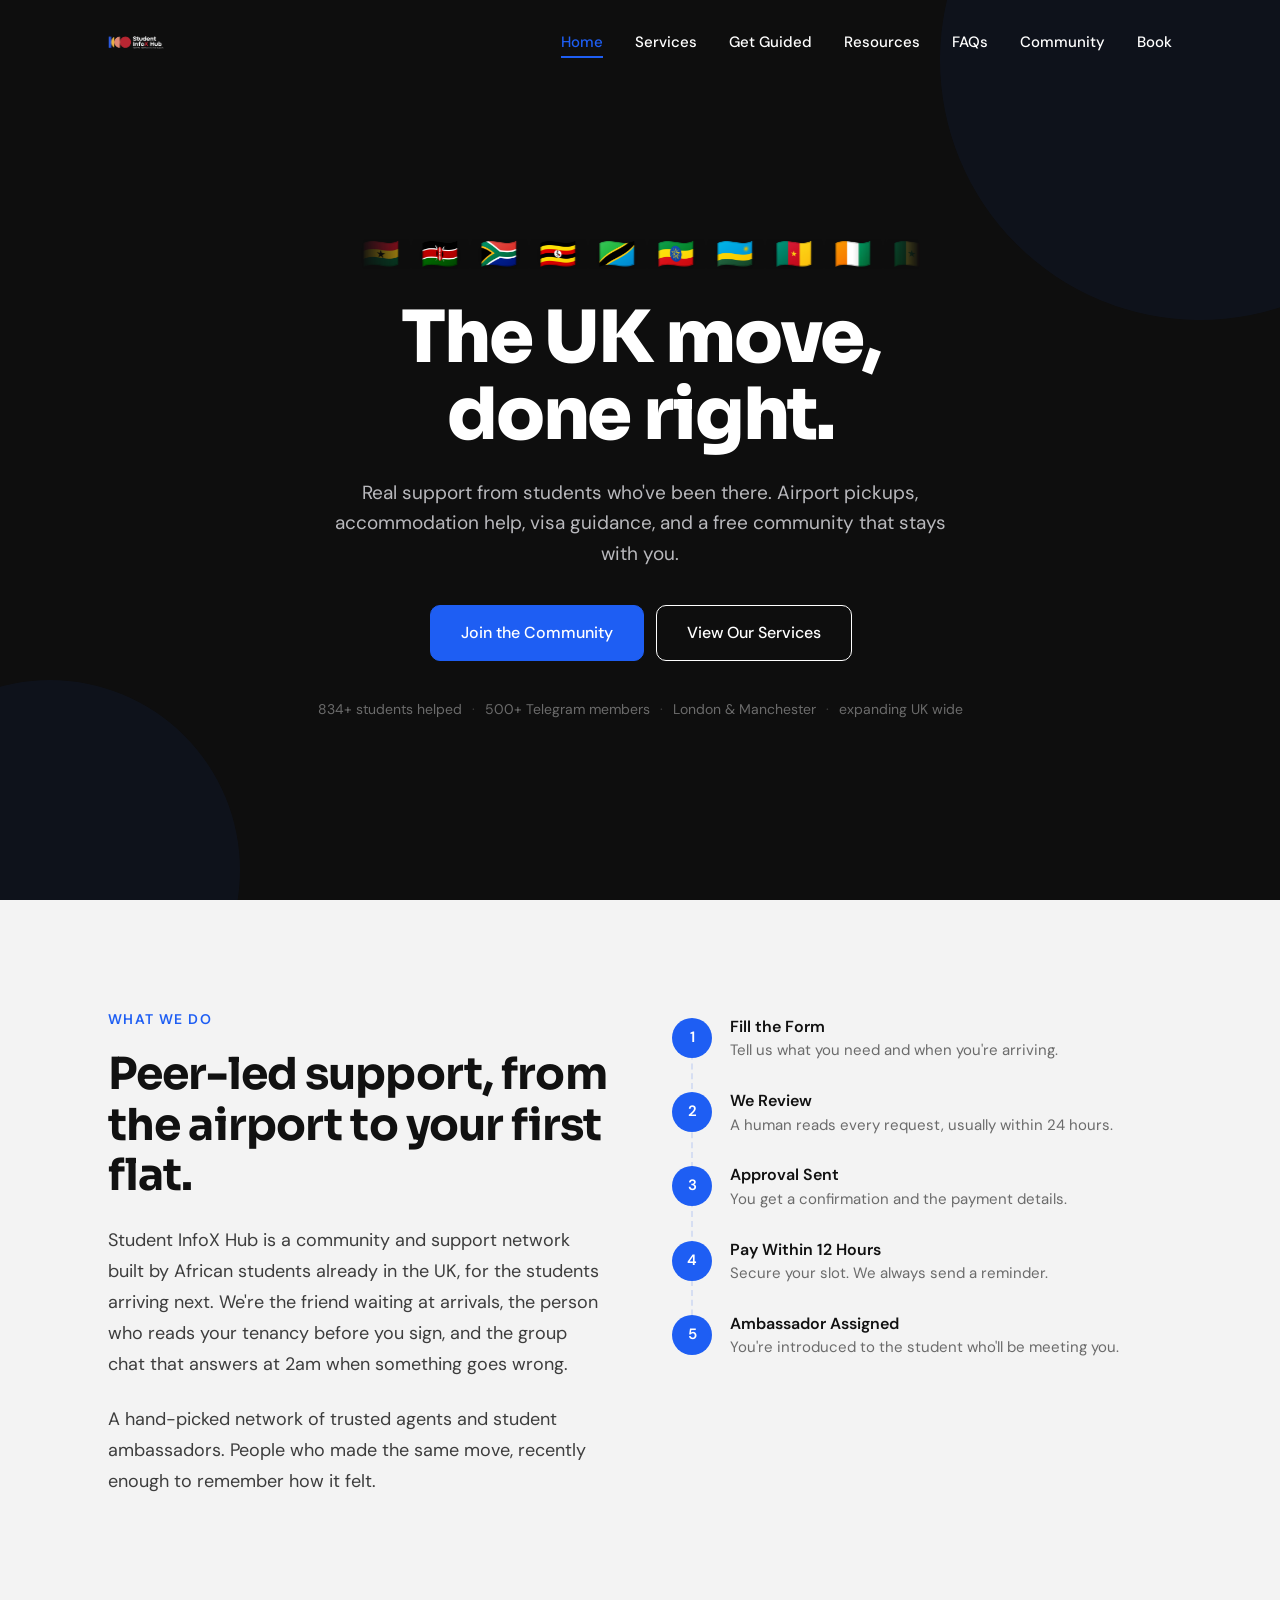
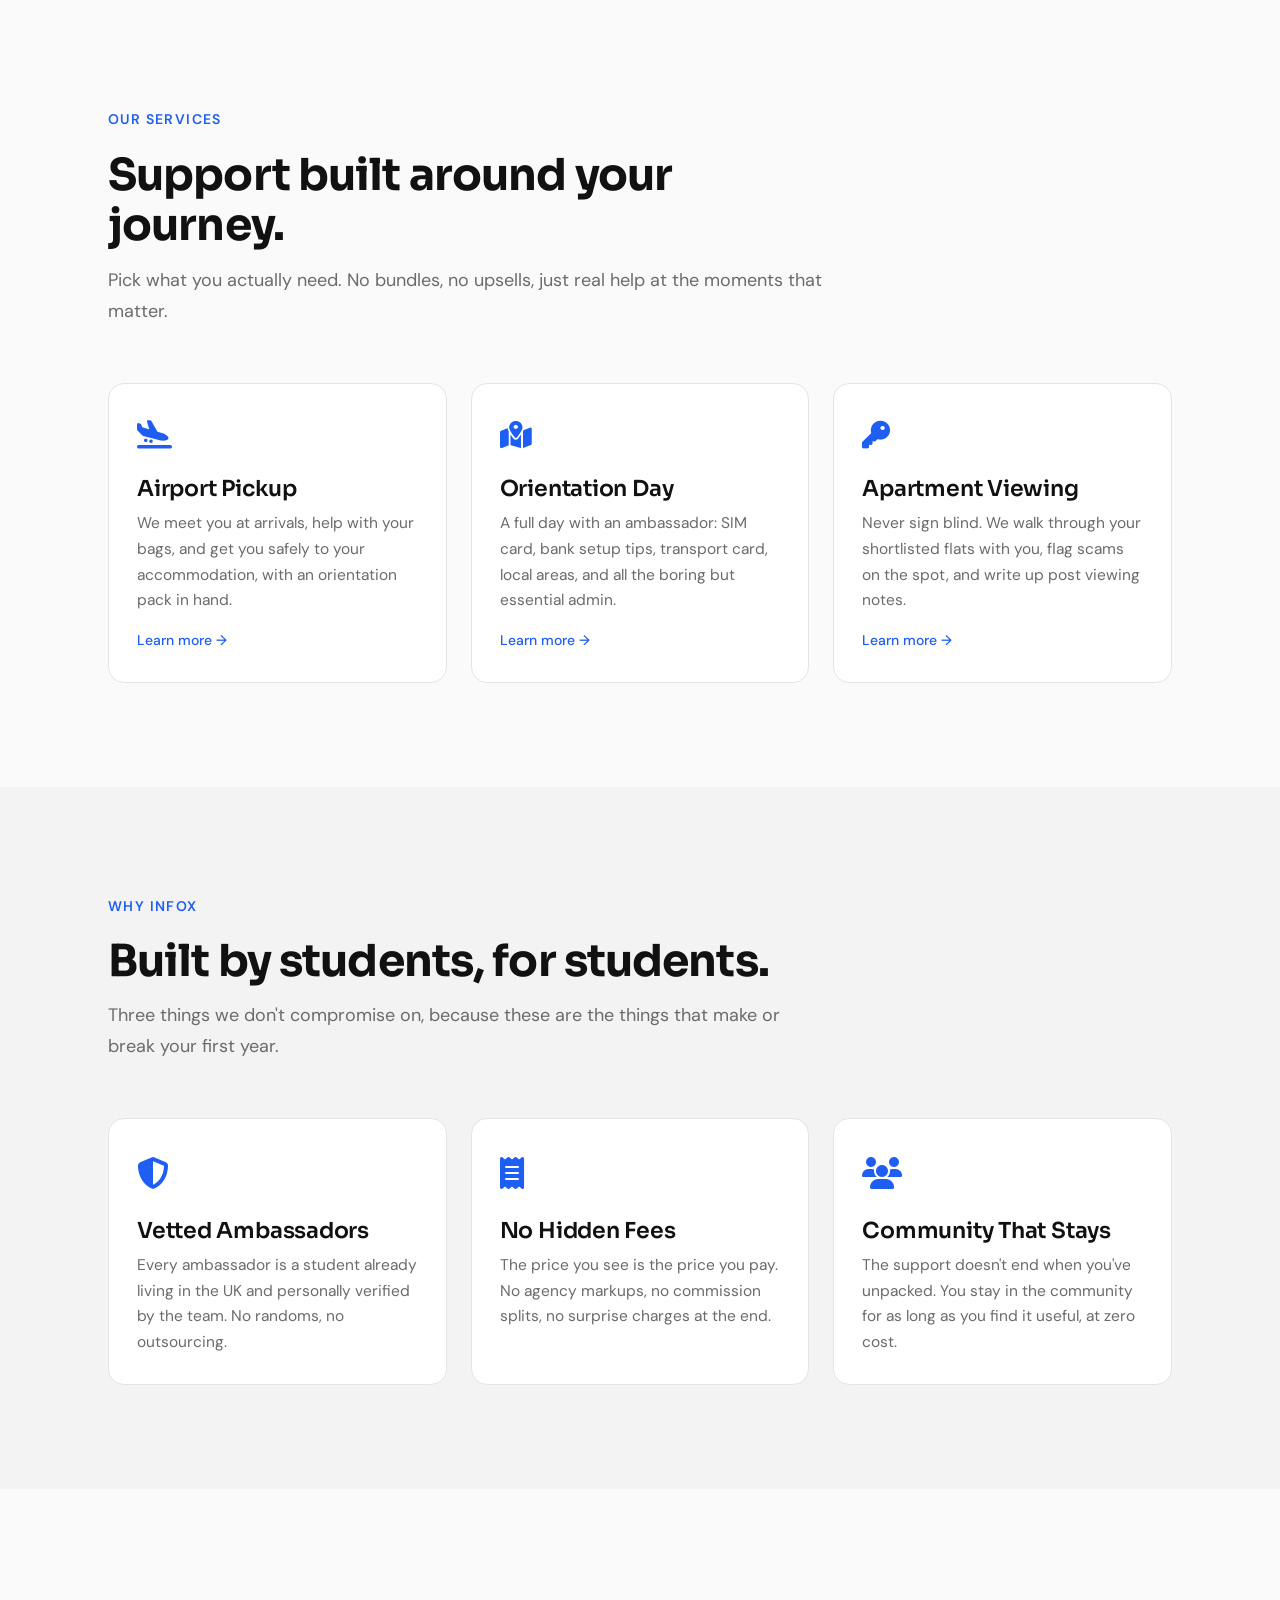
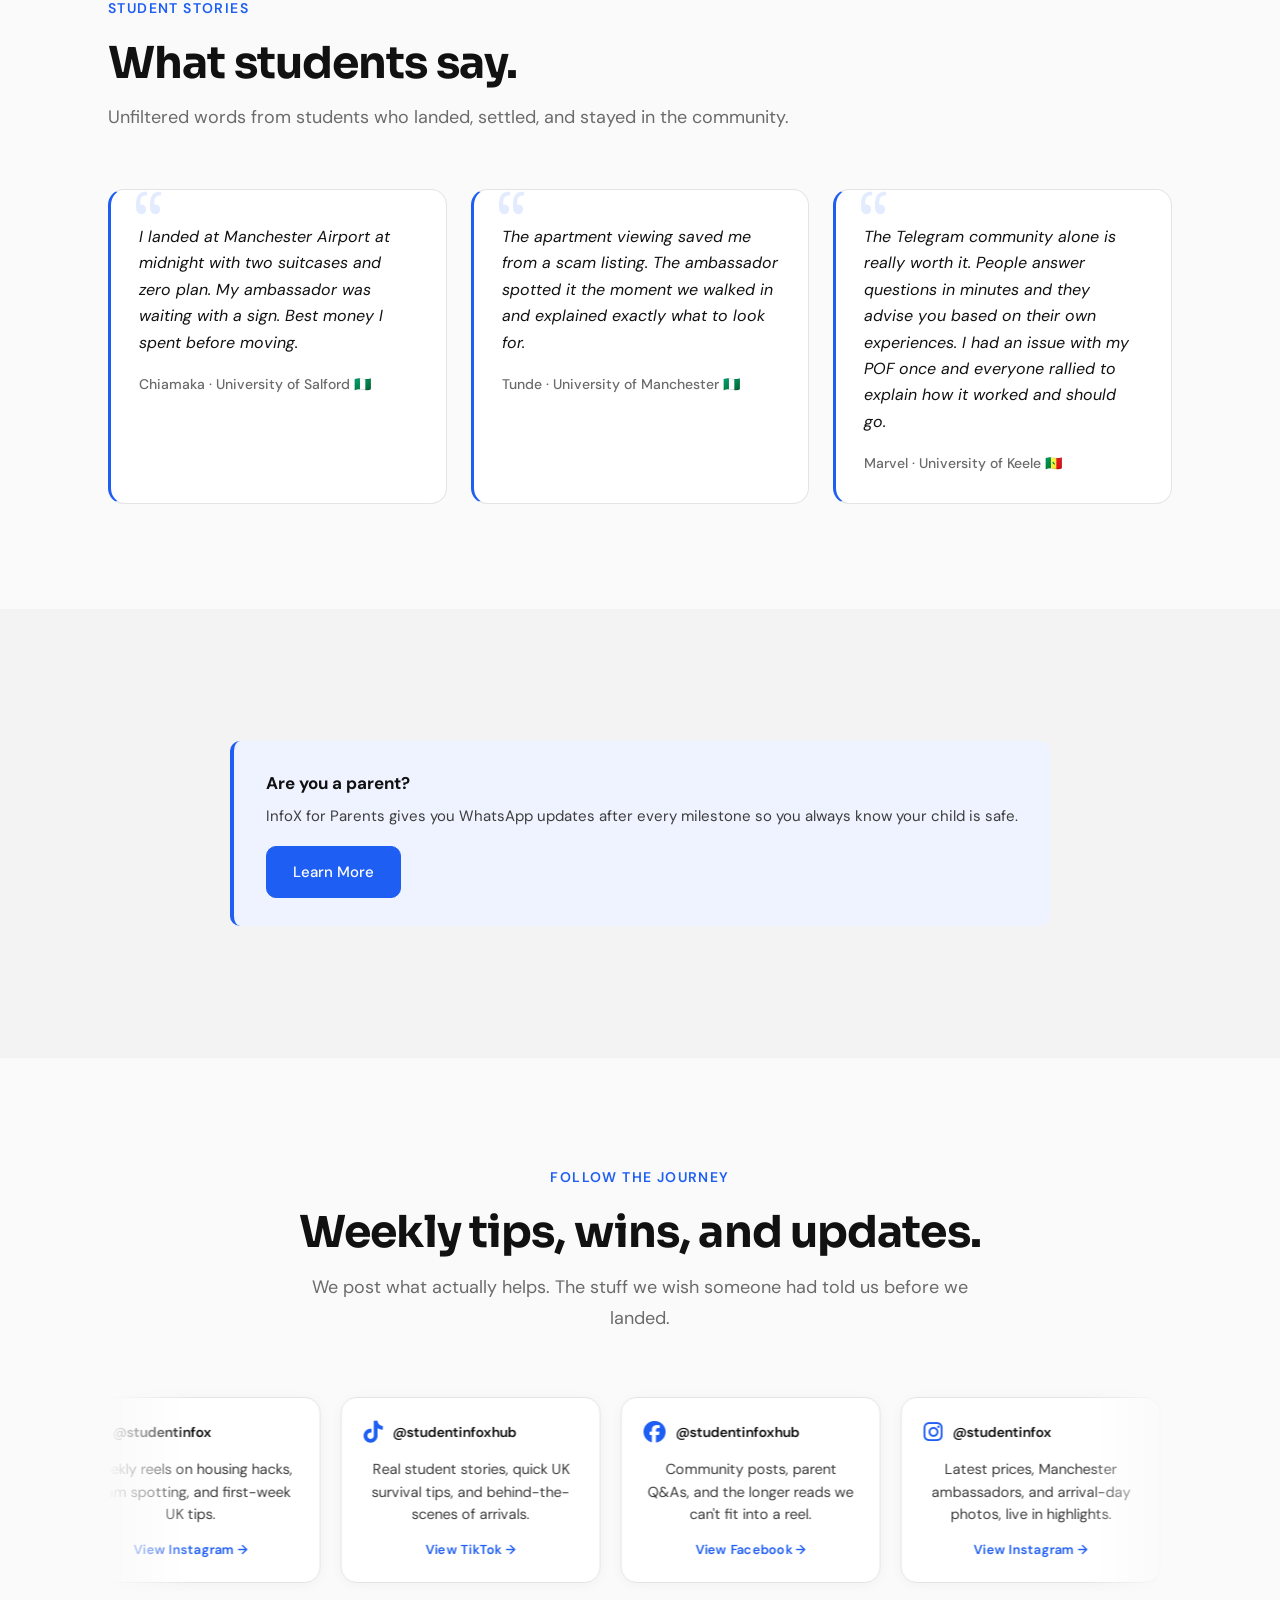
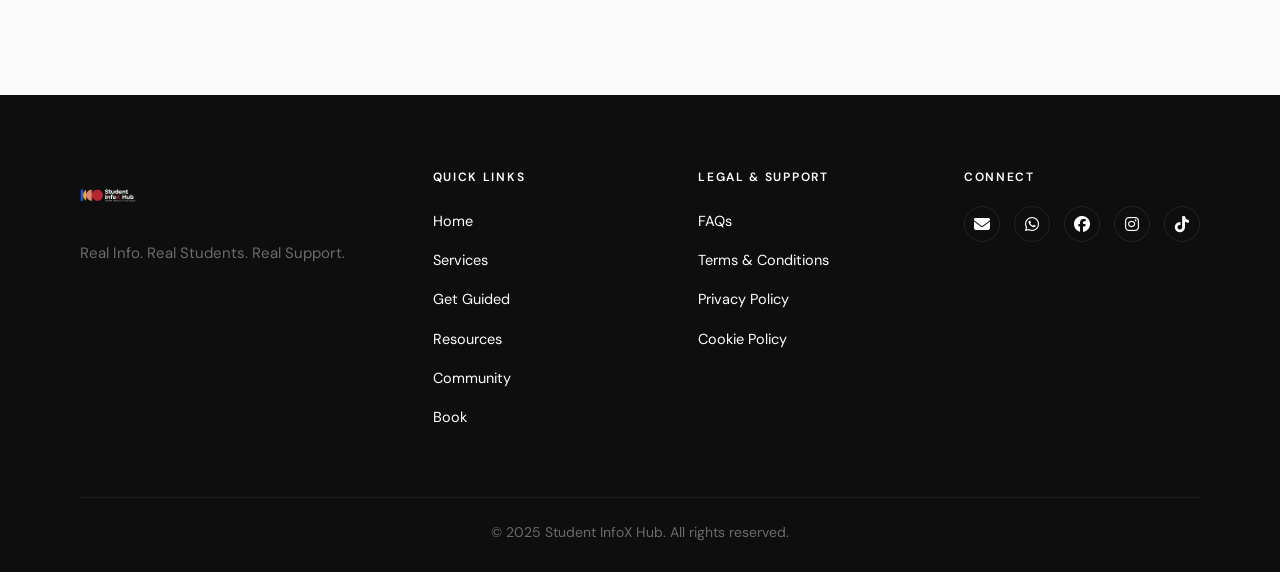
<file: index.html>
<!DOCTYPE html>
<html lang="en">
<head>
  <meta charset="UTF-8" />
  <meta name="viewport" content="width=device-width, initial-scale=1.0" />
  <title>Student InfoX Hub | Peer-led UK relocation support for African students</title>
  <meta name="description" content="Real support from students who've been there. Airport pickups, accommodation help, visa guidance and a free community that stays with you." />

  <link rel="icon" type="image/png" href="infox-logo-dark.png" />

  <!-- Open Graph (link previews on WhatsApp, Telegram, etc.) -->
  <meta property="og:title" content="Student InfoX Hub | Peer-led UK relocation support for African students" />
  <meta property="og:description" content="Real support from students who've been there. Airport pickups, accommodation help, visa guidance and a free community that stays with you." />
  <meta property="og:image" content="https://studentinfox.com/og-image.png" />
  <meta property="og:type" content="website" />
  <meta property="og:url" content="https://studentinfox.com/" />

  <!-- Fonts: Sora (display) + DM Sans (body) -->
  <link rel="preconnect" href="https://fonts.googleapis.com" />
  <link rel="preconnect" href="https://fonts.gstatic.com" crossorigin />
  <link href="https://fonts.googleapis.com/css2?family=DM+Sans:wght@400;500;600&family=Sora:wght@600;700;800&display=swap" rel="stylesheet" />

  <!-- Font Awesome 6 -->
  <link rel="stylesheet" href="https://cdnjs.cloudflare.com/ajax/libs/font-awesome/6.5.1/css/all.min.css" />

  <link rel="stylesheet" href="style.css?v=4" />
  <script type="text/javascript" src="https://embeds.iubenda.com/widgets/f7713185-6bda-496e-9aa4-4184d6ed4f8c.js"></script>
</head>
<body>

  <!-- ===================== NAV ===================== -->
  <nav class="nav">
    <div class="nav-inner">
      <a href="index.html" class="nav-logo" aria-label="Student InfoX Hub, Home">
        <img src="infox-logo.png" alt="Student InfoX Hub" height="56" class="logo-light" />
        <img src="infox-logo-dark.png" alt="" aria-hidden="true" height="56" class="logo-dark" />
      </a>
      <button class="nav-toggle" aria-label="Toggle menu" aria-expanded="false">
        <i class="fa-solid fa-bars"></i>
      </button>
      <ul class="nav-links">
        <li><a href="index.html">Home</a></li>
        <li><a href="services.html">Services</a></li>
        <li><a href="get-guided.html">Get Guided</a></li>
        <li><a href="resources.html">Resources</a></li>
        <li><a href="faqs.html">FAQs</a></li>
        <li><a href="community.html">Community</a></li>
        <li><a href="book.html">Book</a></li>
      </ul>
    </div>
  </nav>

  <!-- ===================== HERO ===================== -->
  <header class="hero">
    <div class="hero-circle c1" aria-hidden="true"></div>
    <div class="hero-circle c2" aria-hidden="true"></div>

    <div class="hero-inner">
      <div class="flag-marquee" aria-hidden="true">
        <div class="flag-track">
          <span class="flag">🇳🇬</span>
          <span class="flag">🇬🇭</span>
          <span class="flag">🇰🇪</span>
          <span class="flag">🇿🇦</span>
          <span class="flag">🇺🇬</span>
          <span class="flag">🇹🇿</span>
          <span class="flag">🇪🇹</span>
          <span class="flag">🇷🇼</span>
          <span class="flag">🇨🇲</span>
          <span class="flag">🇨🇮</span>
          <span class="flag">🇸🇳</span>
          <span class="flag">🇲🇦</span>
          <span class="flag">🇪🇬</span>
          <span class="flag">🇿🇼</span>
          <span class="flag">🇿🇲</span>
          <span class="flag">🇳🇦</span>
          <span class="flag">🇧🇼</span>
          <span class="flag">🇸🇱</span>
          <!-- duplicate set for seamless loop -->
          <span class="flag">🇳🇬</span>
          <span class="flag">🇬🇭</span>
          <span class="flag">🇰🇪</span>
          <span class="flag">🇿🇦</span>
          <span class="flag">🇺🇬</span>
          <span class="flag">🇹🇿</span>
          <span class="flag">🇪🇹</span>
          <span class="flag">🇷🇼</span>
          <span class="flag">🇨🇲</span>
          <span class="flag">🇨🇮</span>
          <span class="flag">🇸🇳</span>
          <span class="flag">🇲🇦</span>
          <span class="flag">🇪🇬</span>
          <span class="flag">🇿🇼</span>
          <span class="flag">🇿🇲</span>
          <span class="flag">🇳🇦</span>
          <span class="flag">🇧🇼</span>
          <span class="flag">🇸🇱</span>
        </div>
      </div>
      <h1>
        <span class="line line-1">The UK move,</span>
        <span class="line line-2">done right.</span>
      </h1>
      <p class="sub">Real support from students who've been there. Airport pickups, accommodation help, visa guidance, and a free community that stays with you.</p>
      <div class="cta-row">
        <a href="community.html#tab-join" class="btn btn-primary btn-lg">Join the Community</a>
        <a href="services.html" class="btn btn-ghost-white btn-lg">View Our Services</a>
      </div>
      <div class="hero-stats">
        834+ students helped<span class="dot">·</span>500+ Telegram members<span class="dot">·</span>London &amp; Manchester<span class="dot">·</span>expanding UK wide
      </div>
    </div>
  </header>

  <!-- ===================== WHAT IS INFOX ===================== -->
  <section class="bg-surface-alt">
    <div class="container">
      <div class="grid-2">
        <div class="reveal">
          <span class="eyebrow">What we do</span>
          <h2>Peer-led support, from the airport to your first flat.</h2>
          <p class="lead mt-24">
            Student InfoX Hub is a community and support network built by African students already in the UK, for the students arriving next. We're the friend waiting at arrivals, the person who reads your tenancy before you sign, and the group chat that answers at 2am when something goes wrong.
          </p>
          <p class="lead mt-24">
            A hand-picked network of trusted agents and student ambassadors. People who made the same move, recently enough to remember how it felt.
          </p>
        </div>

        <div class="reveal">
          <ol class="stepper">
            <li>
              <span class="num">1</span>
              <div class="body">
                <h4>Fill the Form</h4>
                <p>Tell us what you need and when you're arriving.</p>
              </div>
            </li>
            <li>
              <span class="num">2</span>
              <div class="body">
                <h4>We Review</h4>
                <p>A human reads every request, usually within 24 hours.</p>
              </div>
            </li>
            <li>
              <span class="num">3</span>
              <div class="body">
                <h4>Approval Sent</h4>
                <p>You get a confirmation and the payment details.</p>
              </div>
            </li>
            <li>
              <span class="num">4</span>
              <div class="body">
                <h4>Pay Within 12 Hours</h4>
                <p>Secure your slot. We always send a reminder.</p>
              </div>
            </li>
            <li>
              <span class="num">5</span>
              <div class="body">
                <h4>Ambassador Assigned</h4>
                <p>You're introduced to the student who'll be meeting you.</p>
              </div>
            </li>
          </ol>
        </div>
      </div>
    </div>
  </section>

  <!-- ===================== SERVICES PREVIEW ===================== -->
  <section class="bg-surface">
    <div class="container">
      <div class="section-head">
        <span class="eyebrow">Our services</span>
        <h2>Support built around your journey.</h2>
        <p>Pick what you actually need. No bundles, no upsells, just real help at the moments that matter.</p>
      </div>

      <div class="grid-3 reveal stagger">
        <div class="card">
          <div class="icon"><i class="fa-solid fa-plane-arrival"></i></div>
          <h3>Airport Pickup</h3>
          <p>We meet you at arrivals, help with your bags, and get you safely to your accommodation, with an orientation pack in hand.</p>
          <a href="services.html" class="more">Learn more →</a>
        </div>
        <div class="card">
          <div class="icon"><i class="fa-solid fa-map-location-dot"></i></div>
          <h3>Orientation Day</h3>
          <p>A full day with an ambassador: SIM card, bank setup tips, transport card, local areas, and all the boring but essential admin.</p>
          <a href="services.html" class="more">Learn more →</a>
        </div>
        <div class="card">
          <div class="icon"><i class="fa-solid fa-key"></i></div>
          <h3>Apartment Viewing</h3>
          <p>Never sign blind. We walk through your shortlisted flats with you, flag scams on the spot, and write up post viewing notes.</p>
          <a href="services.html" class="more">Learn more →</a>
        </div>
      </div>

    </div>
  </section>

  <!-- ===================== WHY INFOX ===================== -->
  <section class="bg-surface-alt">
    <div class="container">
      <div class="section-head">
        <span class="eyebrow">Why InfoX</span>
        <h2>Built by students, for students.</h2>
        <p>Three things we don't compromise on, because these are the things that make or break your first year.</p>
      </div>

      <div class="grid-3 reveal stagger">
        <div class="card">
          <div class="icon lg"><i class="fa-solid fa-shield-halved"></i></div>
          <h3>Vetted Ambassadors</h3>
          <p>Every ambassador is a student already living in the UK and personally verified by the team. No randoms, no outsourcing.</p>
        </div>
        <div class="card">
          <div class="icon lg"><i class="fa-solid fa-receipt"></i></div>
          <h3>No Hidden Fees</h3>
          <p>The price you see is the price you pay. No agency markups, no commission splits, no surprise charges at the end.</p>
        </div>
        <div class="card">
          <div class="icon lg"><i class="fa-solid fa-users"></i></div>
          <h3>Community That Stays</h3>
          <p>The support doesn't end when you've unpacked. You stay in the community for as long as you find it useful, at zero cost.</p>
        </div>
      </div>
    </div>
  </section>

  <!-- ===================== TESTIMONIALS ===================== -->
  <section class="bg-surface">
    <div class="container">
      <div class="section-head">
        <span class="eyebrow">Student stories</span>
        <h2>What students say.</h2>
        <p>Unfiltered words from students who landed, settled, and stayed in the community.</p>
      </div>

      <div class="grid-3 reveal stagger">
        <div class="testimonial">
          <p class="quote">I landed at Manchester Airport at midnight with two suitcases and zero plan. My ambassador was waiting with a sign. Best money I spent before moving.</p>
          <div class="who">Chiamaka · University of Salford 🇳🇬</div>
        </div>
        <div class="testimonial">
          <p class="quote">The apartment viewing saved me from a scam listing. The ambassador spotted it the moment we walked in and explained exactly what to look for.</p>
          <div class="who">Tunde · University of Manchester 🇳🇬</div>
        </div>
        <div class="testimonial">
          <p class="quote">The Telegram community alone is really worth it. People answer questions in minutes and they advise you based on their own experiences. I had an issue with my POF once and everyone rallied to explain how it worked and should go.</p>
          <div class="who">Marvel · University of Keele 🇸🇳</div>
        </div>
      </div>
    </div>
  </section>

  <!-- ===================== PARENTS CTA ===================== -->
  <section class="bg-surface-alt">
    <div class="container">
      <div class="reveal" style="max-width:820px;margin:0 auto;">
        <div class="callout" style="display:flex;align-items:center;justify-content:space-between;flex-wrap:wrap;gap:18px;padding:28px 32px;">
          <div>
            <strong style="font-size:17px;">Are you a parent?</strong>
            <p style="margin:6px 0 0;color:var(--body);font-size:15px;">InfoX for Parents gives you WhatsApp updates after every milestone so you always know your child is safe.</p>
          </div>
          <a href="services.html#parents" class="btn btn-primary" style="flex-shrink:0;">Learn More</a>
        </div>
      </div>
    </div>
  </section>

  <!-- ===================== FOLLOW US ===================== -->
  <section class="bg-surface">
    <div class="container center">
      <div class="section-head mx-auto" style="margin-left:auto;margin-right:auto;">
        <span class="eyebrow">Follow the journey</span>
        <h2>Weekly tips, wins, and updates.</h2>
        <p class="mx-auto" style="margin-left:auto;margin-right:auto;">We post what actually helps. The stuff we wish someone had told us before we landed.</p>
      </div>

      <div class="social-strip reveal">
        <div class="social-track">
          <a class="social-card" href="https://instagram.com/studentinfox" target="_blank" rel="noopener">
            <div class="sc-head"><i class="fa-brands fa-instagram"></i> @studentinfox</div>
            <p class="sc-body">Weekly reels on housing hacks, scam spotting, and first-week UK tips.</p>
            <span class="sc-cta">View Instagram →</span>
          </a>
          <a class="social-card" href="https://tiktok.com/@studentinfoxhub" target="_blank" rel="noopener">
            <div class="sc-head"><i class="fa-brands fa-tiktok"></i> @studentinfoxhub</div>
            <p class="sc-body">Real student stories, quick UK survival tips, and behind-the-scenes of arrivals.</p>
            <span class="sc-cta">View TikTok →</span>
          </a>
          <a class="social-card" href="https://www.facebook.com/share/1aLQUynEeV/?mibextid=wwXIfr" target="_blank" rel="noopener">
            <div class="sc-head"><i class="fa-brands fa-facebook"></i> @studentinfoxhub</div>
            <p class="sc-body">Community posts, parent Q&amp;As, and the longer reads we can't fit into a reel.</p>
            <span class="sc-cta">View Facebook →</span>
          </a>
          <a class="social-card" href="https://instagram.com/studentinfox" target="_blank" rel="noopener">
            <div class="sc-head"><i class="fa-brands fa-instagram"></i> @studentinfox</div>
            <p class="sc-body">Latest prices, Manchester ambassadors, and arrival-day photos, live in highlights.</p>
            <span class="sc-cta">View Instagram →</span>
          </a>
          <a class="social-card" href="https://tiktok.com/@studentinfoxhub" target="_blank" rel="noopener">
            <div class="sc-head"><i class="fa-brands fa-tiktok"></i> @studentinfoxhub</div>
            <p class="sc-body">Airport pickup moments, flat-hunt walkthroughs, and honest student reactions.</p>
            <span class="sc-cta">View TikTok →</span>
          </a>
          <a class="social-card" href="https://www.facebook.com/share/1aLQUynEeV/?mibextid=wwXIfr" target="_blank" rel="noopener">
            <div class="sc-head"><i class="fa-brands fa-facebook"></i> @studentinfoxhub</div>
            <p class="sc-body">Community event recaps and the weekly roundup of verified housing leads.</p>
            <span class="sc-cta">View Facebook →</span>
          </a>
          <!-- Duplicate set for seamless loop -->
          <a class="social-card" href="https://instagram.com/studentinfox" target="_blank" rel="noopener" aria-hidden="true" tabindex="-1">
            <div class="sc-head"><i class="fa-brands fa-instagram"></i> @studentinfox</div>
            <p class="sc-body">Weekly reels on housing hacks, scam spotting, and first-week UK tips.</p>
            <span class="sc-cta">View Instagram →</span>
          </a>
          <a class="social-card" href="https://tiktok.com/@studentinfoxhub" target="_blank" rel="noopener" aria-hidden="true" tabindex="-1">
            <div class="sc-head"><i class="fa-brands fa-tiktok"></i> @studentinfoxhub</div>
            <p class="sc-body">Real student stories, quick UK survival tips, and behind-the-scenes of arrivals.</p>
            <span class="sc-cta">View TikTok →</span>
          </a>
          <a class="social-card" href="https://www.facebook.com/share/1aLQUynEeV/?mibextid=wwXIfr" target="_blank" rel="noopener" aria-hidden="true" tabindex="-1">
            <div class="sc-head"><i class="fa-brands fa-facebook"></i> @studentinfoxhub</div>
            <p class="sc-body">Community posts, parent Q&amp;As, and the longer reads we can't fit into a reel.</p>
            <span class="sc-cta">View Facebook →</span>
          </a>
          <a class="social-card" href="https://instagram.com/studentinfox" target="_blank" rel="noopener" aria-hidden="true" tabindex="-1">
            <div class="sc-head"><i class="fa-brands fa-instagram"></i> @studentinfox</div>
            <p class="sc-body">Latest prices, Manchester ambassadors, and arrival-day photos, live in highlights.</p>
            <span class="sc-cta">View Instagram →</span>
          </a>
          <a class="social-card" href="https://tiktok.com/@studentinfoxhub" target="_blank" rel="noopener" aria-hidden="true" tabindex="-1">
            <div class="sc-head"><i class="fa-brands fa-tiktok"></i> @studentinfoxhub</div>
            <p class="sc-body">Airport pickup moments, flat-hunt walkthroughs, and honest student reactions.</p>
            <span class="sc-cta">View TikTok →</span>
          </a>
          <a class="social-card" href="https://www.facebook.com/share/1aLQUynEeV/?mibextid=wwXIfr" target="_blank" rel="noopener" aria-hidden="true" tabindex="-1">
            <div class="sc-head"><i class="fa-brands fa-facebook"></i> @studentinfoxhub</div>
            <p class="sc-body">Community event recaps and the weekly roundup of verified housing leads.</p>
            <span class="sc-cta">View Facebook →</span>
          </a>
        </div>
      </div>
    </div>
  </section>

  <!-- ===================== FOOTER ===================== -->
  <footer class="footer">
    <div class="footer-grid">
      <div>
        <div class="footer-logo">
          <img src="infox-logo.png" alt="Student InfoX Hub" height="56" />
        </div>
        <p class="tagline">Real Info. Real Students. Real Support.</p>
      </div>
      <div>
        <h5>Quick Links</h5>
        <ul>
          <li><a href="index.html">Home</a></li>
          <li><a href="services.html">Services</a></li>
          <li><a href="get-guided.html">Get Guided</a></li>
          <li><a href="resources.html">Resources</a></li>
          <li><a href="community.html">Community</a></li>
          <li><a href="book.html">Book</a></li>
        </ul>
      </div>
      <div>
        <h5>Legal &amp; Support</h5>
        <ul>
          <li><a href="faqs.html">FAQs</a></li>
          <li><a href="terms.html">Terms &amp; Conditions</a></li>
          <li><a href="https://www.iubenda.com/privacy-policy/10406801" class="iubenda-white iubenda-noiframe iubenda-embed" title="Privacy Policy">Privacy Policy</a></li>
          <li><a href="https://www.iubenda.com/privacy-policy/10406801/cookie-policy" class="iubenda-white iubenda-noiframe iubenda-embed" title="Cookie Policy">Cookie Policy</a></li>
        </ul>
      </div>
      <div>
        <h5>Connect</h5>
        <div class="socials">
          <a href="mailto:hello@studentinfox.com" aria-label="Email hello@studentinfox.com"><i class="fa-solid fa-envelope"></i></a>
          <a href="https://wa.me/447717557875" target="_blank" rel="noopener" aria-label="WhatsApp"><i class="fa-brands fa-whatsapp"></i></a>
          <a href="https://www.facebook.com/share/1aLQUynEeV/?mibextid=wwXIfr" target="_blank" rel="noopener" aria-label="Facebook @studentinfoxhub"><i class="fa-brands fa-facebook"></i></a>
          <a href="https://instagram.com/studentinfox" target="_blank" rel="noopener" aria-label="Instagram @studentinfox"><i class="fa-brands fa-instagram"></i></a>
          <a href="https://tiktok.com/@studentinfoxhub" target="_blank" rel="noopener" aria-label="TikTok @studentinfoxhub"><i class="fa-brands fa-tiktok"></i></a>
        </div>
      </div>
    </div>
    <div class="footer-bottom">&copy; 2025 Student InfoX Hub. All rights reserved.</div>
  </footer>

  <script src="main.js?v=5" defer></script>
  <script type="text/javascript">(function (w,d) {var loader = function () {var s = d.createElement("script"), tag = d.getElementsByTagName("script")[0]; s.src="https://cdn.iubenda.com/iubenda.js"; tag.parentNode.insertBefore(s,tag);}; if(w.addEventListener){w.addEventListener("load", loader, false);}else if(w.attachEvent){w.attachEvent("onload", loader);}else{w.onload = loader;}})(window, document);</script>
</body>
</html>
</file>
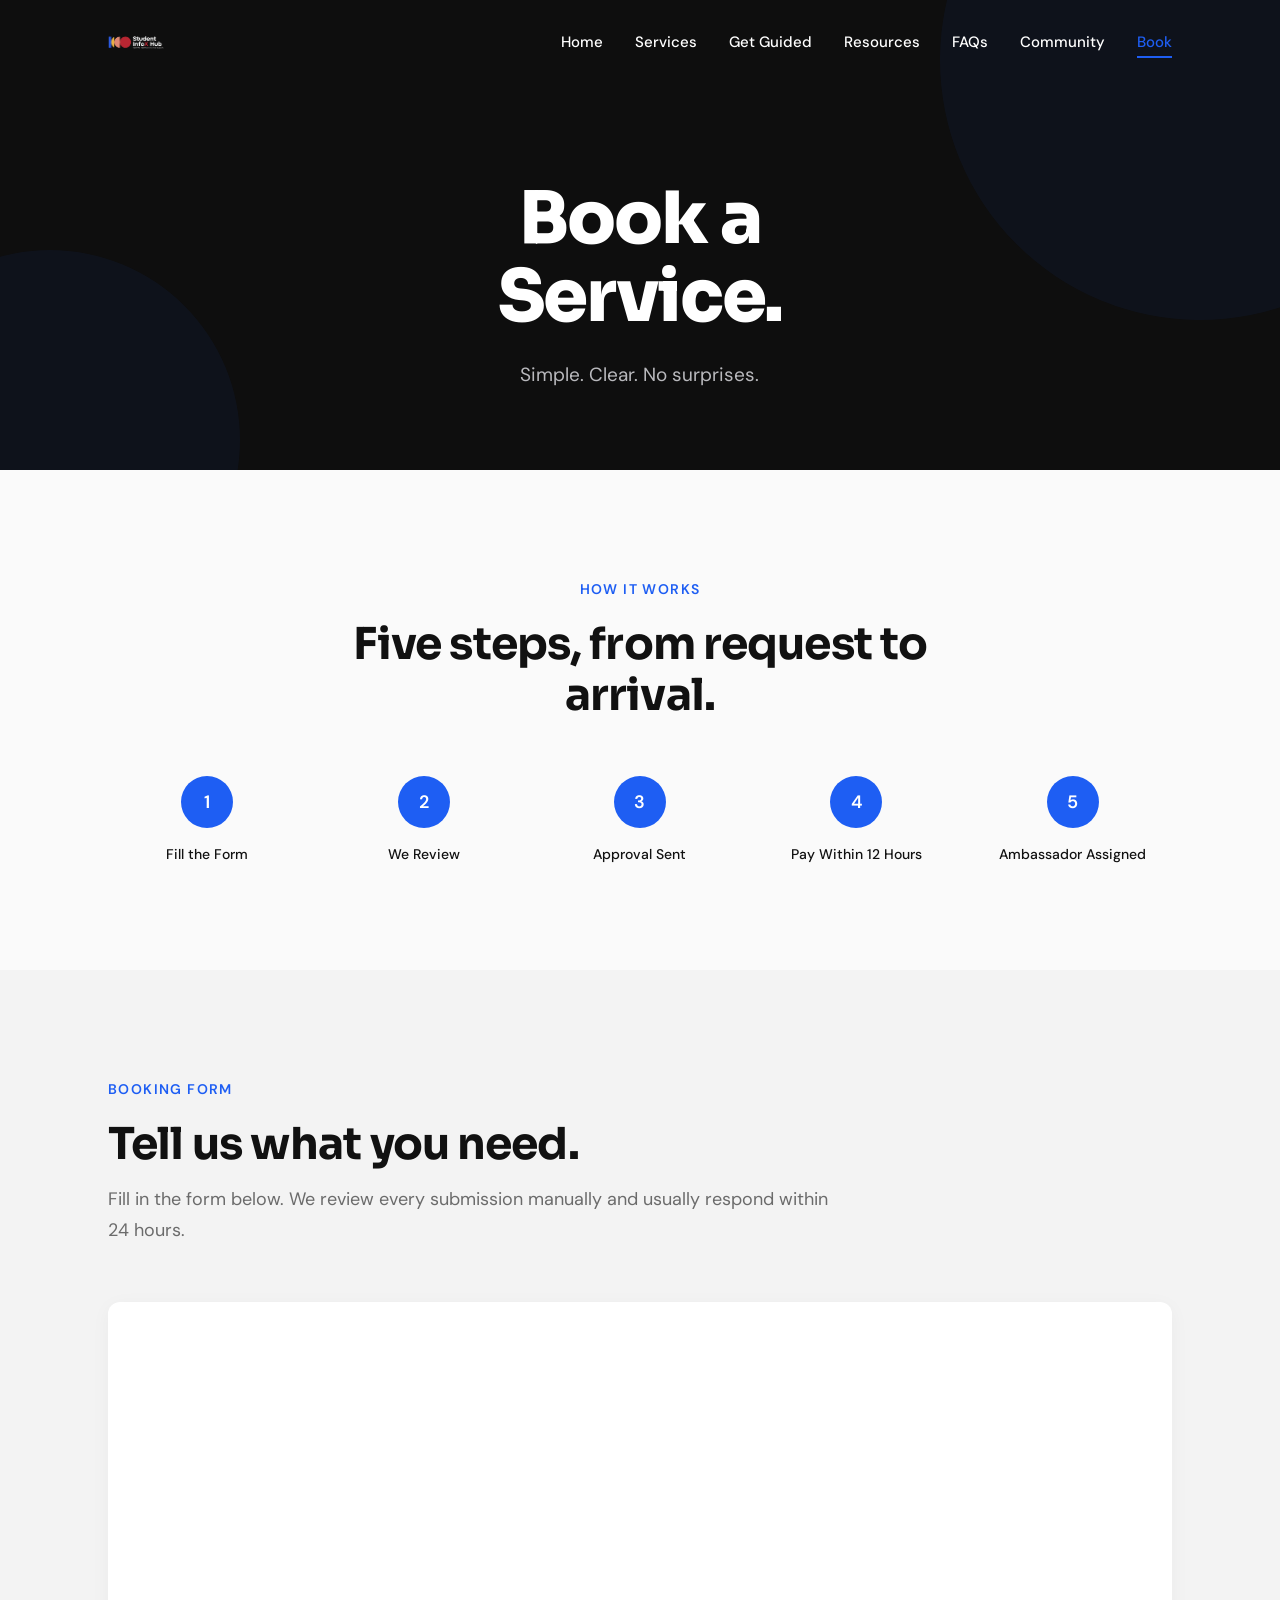
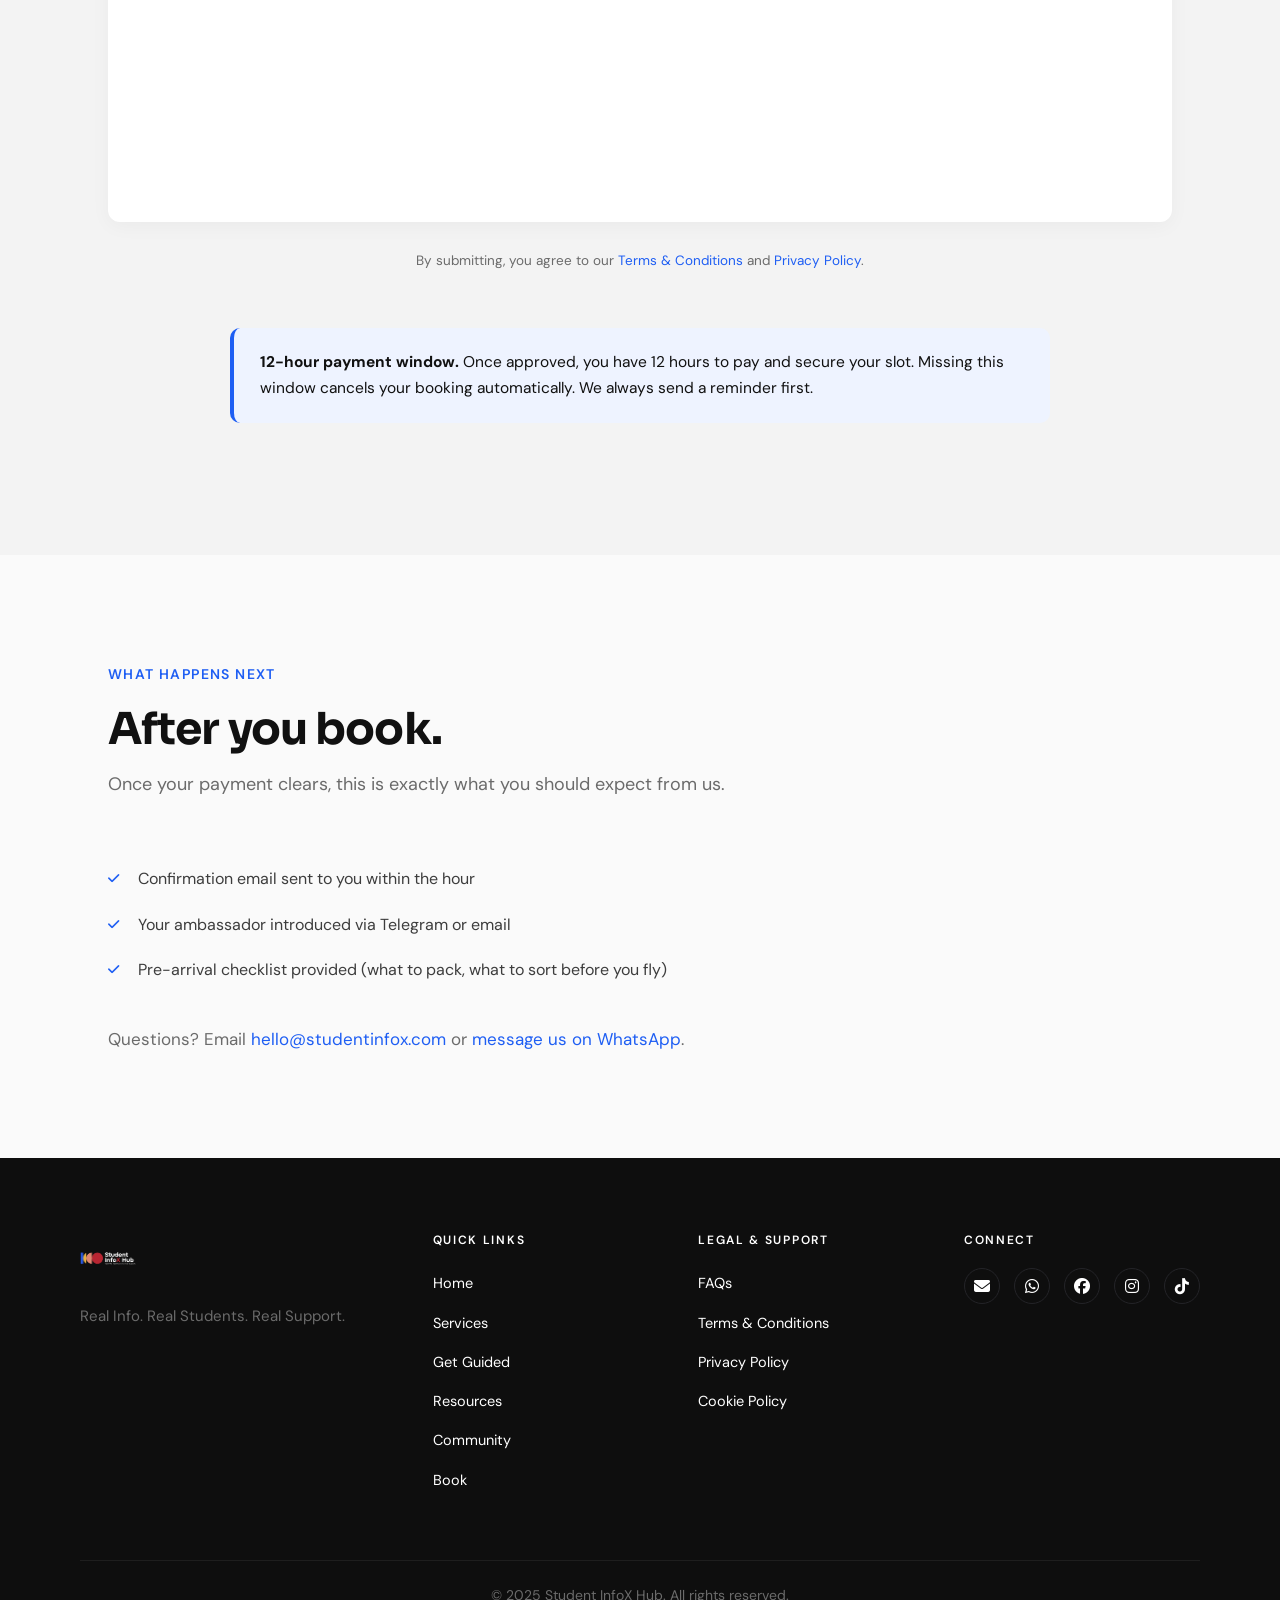
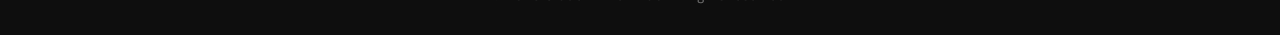
<file: book.html>
<!DOCTYPE html>
<html lang="en">
<head>
  <meta charset="UTF-8" />
  <meta name="viewport" content="width=device-width, initial-scale=1.0" />
  <title>Book a Service | Student InfoX Hub</title>
  <meta name="description" content="Book an airport pickup, orientation day, or apartment viewing with Student InfoX Hub. Simple, clear, no surprises." />
  <link rel="icon" type="image/png" href="infox-logo-dark.png" />
  <meta property="og:title" content="Book a Service | Student InfoX Hub" />
  <meta property="og:description" content="Book an airport pickup, orientation day, or apartment viewing with Student InfoX Hub. Simple, clear, no surprises." />
  <meta property="og:image" content="https://studentinfox.com/og-image.png" />
  <meta property="og:type" content="website" />
  <link rel="preconnect" href="https://fonts.googleapis.com" />
  <link rel="preconnect" href="https://fonts.gstatic.com" crossorigin />
  <link href="https://fonts.googleapis.com/css2?family=DM+Sans:wght@400;500;600&family=Sora:wght@600;700;800&display=swap" rel="stylesheet" />
  <link rel="stylesheet" href="https://cdnjs.cloudflare.com/ajax/libs/font-awesome/6.5.1/css/all.min.css" />
  <link rel="stylesheet" href="style.css?v=4" />
  <script type="text/javascript" src="https://embeds.iubenda.com/widgets/f7713185-6bda-496e-9aa4-4184d6ed4f8c.js"></script>
</head>
<body>

  <!-- ===================== NAV ===================== -->
  <nav class="nav">
    <div class="nav-inner">
      <a href="index.html" class="nav-logo" aria-label="Student InfoX Hub, Home">
        <img src="infox-logo.png" alt="Student InfoX Hub" height="56" class="logo-light" />
        <img src="infox-logo-dark.png" alt="" aria-hidden="true" height="56" class="logo-dark" />
      </a>
      <button class="nav-toggle" aria-label="Toggle menu" aria-expanded="false">
        <i class="fa-solid fa-bars"></i>
      </button>
      <ul class="nav-links">
        <li><a href="index.html">Home</a></li>
        <li><a href="services.html">Services</a></li>
        <li><a href="get-guided.html">Get Guided</a></li>
        <li><a href="resources.html">Resources</a></li>
        <li><a href="faqs.html">FAQs</a></li>
        <li><a href="community.html">Community</a></li>
        <li><a href="book.html">Book</a></li>
      </ul>
    </div>
  </nav>

  <!-- ===================== HERO ===================== -->
  <header class="hero mini">
    <div class="hero-circle c1" aria-hidden="true"></div>
    <div class="hero-circle c2" aria-hidden="true"></div>
    <div class="hero-inner">
      <h1>
        <span class="line line-1">Book a</span>
        <span class="line line-2">Service.</span>
      </h1>
      <p class="sub on-mini">Simple. Clear. No surprises.</p>
    </div>
  </header>

  <!-- ===================== FLOW ===================== -->
  <section class="bg-surface">
    <div class="container">
      <div class="section-head center mx-auto" style="margin-left:auto;margin-right:auto;">
        <span class="eyebrow">How it works</span>
        <h2>Five steps, from request to arrival.</h2>
      </div>

      <div class="flow reveal">
        <div class="flow-step"><div class="num">1</div><p>Fill the Form</p></div>
        <div class="flow-step"><div class="num">2</div><p>We Review</p></div>
        <div class="flow-step"><div class="num">3</div><p>Approval Sent</p></div>
        <div class="flow-step"><div class="num">4</div><p>Pay Within 12 Hours</p></div>
        <div class="flow-step"><div class="num">5</div><p>Ambassador Assigned</p></div>
      </div>
    </div>
  </section>

  <!-- ===================== BOOKING FORM ===================== -->
  <section class="bg-surface-alt">
    <div class="container">
      <div class="section-head">
        <span class="eyebrow">Booking form</span>
        <h2>Tell us what you need.</h2>
        <p>Fill in the form below. We review every submission manually and usually respond within 24 hours.</p>
      </div>

      <div class="form-block reveal">
        <iframe src="https://tally.so/embed/xXpWzv?alignLeft=1&hideTitle=1&transparentBackground=1&dynamicHeight=1" width="100%" height="600" frameborder="0" title="Booking Form" style="border-radius:12px;"></iframe>
        <p class="legal-notice">By submitting, you agree to our <a href="terms.html">Terms &amp; Conditions</a> and <a href="privacy-policy.html">Privacy Policy</a>.</p>
      </div>

      <div class="reveal" style="max-width:820px;margin:32px auto 0;">
        <div class="callout">
          <strong>12-hour payment window.</strong> Once approved, you have 12 hours to pay and secure your slot. Missing this window cancels your booking automatically. We always send a reminder first.
        </div>
      </div>
    </div>
  </section>

  <!-- ===================== POST-BOOKING CHECKLIST ===================== -->
  <section class="bg-surface">
    <div class="container">
      <div class="section-head">
        <span class="eyebrow">What happens next</span>
        <h2>After you book.</h2>
        <p>Once your payment clears, this is exactly what you should expect from us.</p>
      </div>

      <div class="reveal" style="max-width:680px;">
        <ul class="checklist">
          <li>Confirmation email sent to you within the hour</li>
          <li>Your ambassador introduced via Telegram or email</li>
          <li>Pre-arrival checklist provided (what to pack, what to sort before you fly)</li>
        </ul>

        <p class="mt-32" style="color:var(--muted);">
          Questions? Email <a href="mailto:hello@studentinfox.com">hello@studentinfox.com</a> or <a href="https://wa.me/447717557875" target="_blank" rel="noopener">message us on WhatsApp</a>.
        </p>
      </div>
    </div>
  </section>

  <!-- ===================== FOOTER ===================== -->
  <footer class="footer">
    <div class="footer-grid">
      <div>
        <div class="footer-logo">
          <img src="infox-logo.png" alt="Student InfoX Hub" height="56" />
        </div>
        <p class="tagline">Real Info. Real Students. Real Support.</p>
      </div>
      <div>
        <h5>Quick Links</h5>
        <ul>
          <li><a href="index.html">Home</a></li>
          <li><a href="services.html">Services</a></li>
          <li><a href="get-guided.html">Get Guided</a></li>
          <li><a href="resources.html">Resources</a></li>
          <li><a href="community.html">Community</a></li>
          <li><a href="book.html">Book</a></li>
        </ul>
      </div>
      <div>
        <h5>Legal &amp; Support</h5>
        <ul>
          <li><a href="faqs.html">FAQs</a></li>
          <li><a href="terms.html">Terms &amp; Conditions</a></li>
          <li><a href="https://www.iubenda.com/privacy-policy/10406801" class="iubenda-white iubenda-noiframe iubenda-embed" title="Privacy Policy">Privacy Policy</a></li>
          <li><a href="https://www.iubenda.com/privacy-policy/10406801/cookie-policy" class="iubenda-white iubenda-noiframe iubenda-embed" title="Cookie Policy">Cookie Policy</a></li>
        </ul>
      </div>
      <div>
        <h5>Connect</h5>
        <div class="socials">
          <a href="mailto:hello@studentinfox.com" aria-label="Email hello@studentinfox.com"><i class="fa-solid fa-envelope"></i></a>
          <a href="https://wa.me/447717557875" target="_blank" rel="noopener" aria-label="WhatsApp"><i class="fa-brands fa-whatsapp"></i></a>
          <a href="https://www.facebook.com/share/1aLQUynEeV/?mibextid=wwXIfr" target="_blank" rel="noopener" aria-label="Facebook @studentinfoxhub"><i class="fa-brands fa-facebook"></i></a>
          <a href="https://instagram.com/studentinfox" target="_blank" rel="noopener" aria-label="Instagram @studentinfox"><i class="fa-brands fa-instagram"></i></a>
          <a href="https://tiktok.com/@studentinfoxhub" target="_blank" rel="noopener" aria-label="TikTok @studentinfoxhub"><i class="fa-brands fa-tiktok"></i></a>
        </div>
      </div>
    </div>
    <div class="footer-bottom">&copy; 2025 Student InfoX Hub. All rights reserved.</div>
  </footer>

  <script src="main.js?v=5" defer></script>
  <script type="text/javascript">(function (w,d) {var loader = function () {var s = d.createElement("script"), tag = d.getElementsByTagName("script")[0]; s.src="https://cdn.iubenda.com/iubenda.js"; tag.parentNode.insertBefore(s,tag);}; if(w.addEventListener){w.addEventListener("load", loader, false);}else if(w.attachEvent){w.attachEvent("onload", loader);}else{w.onload = loader;}})(window, document);</script>
</body>
</html>
</file>
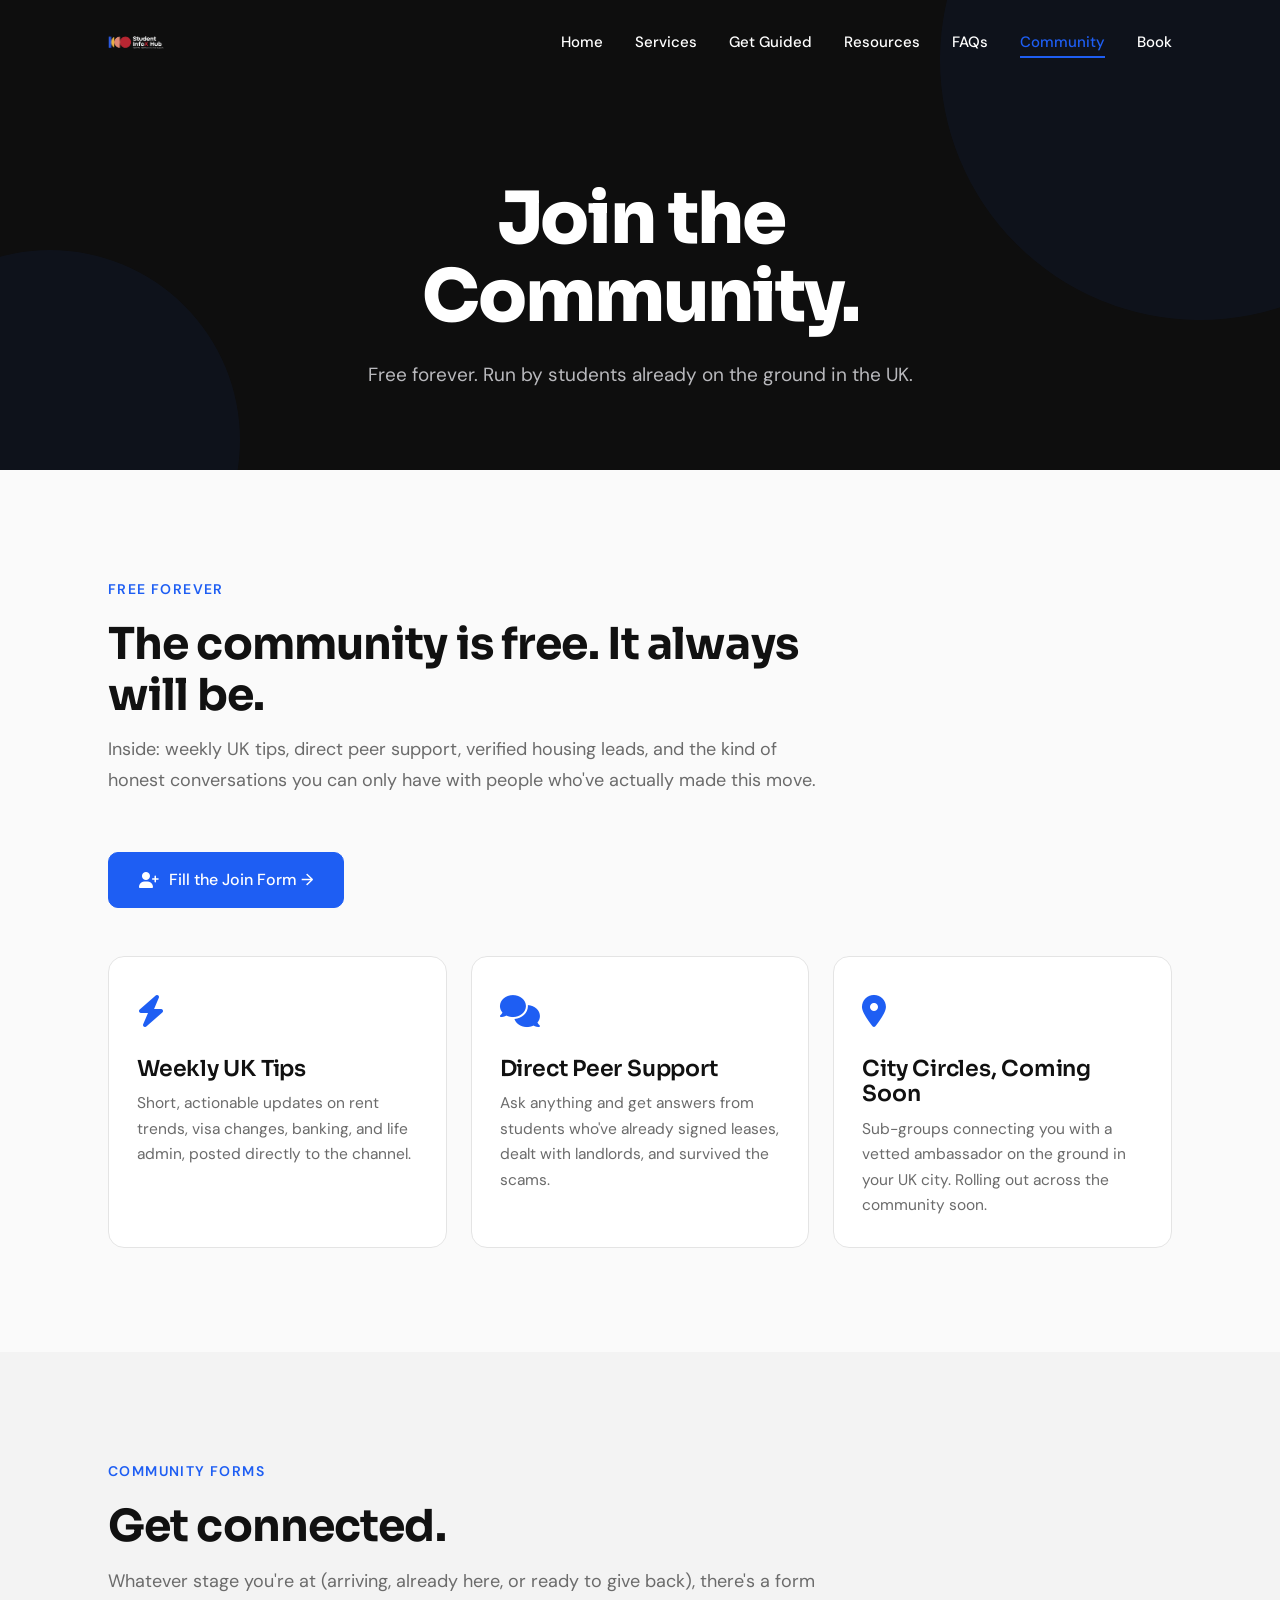
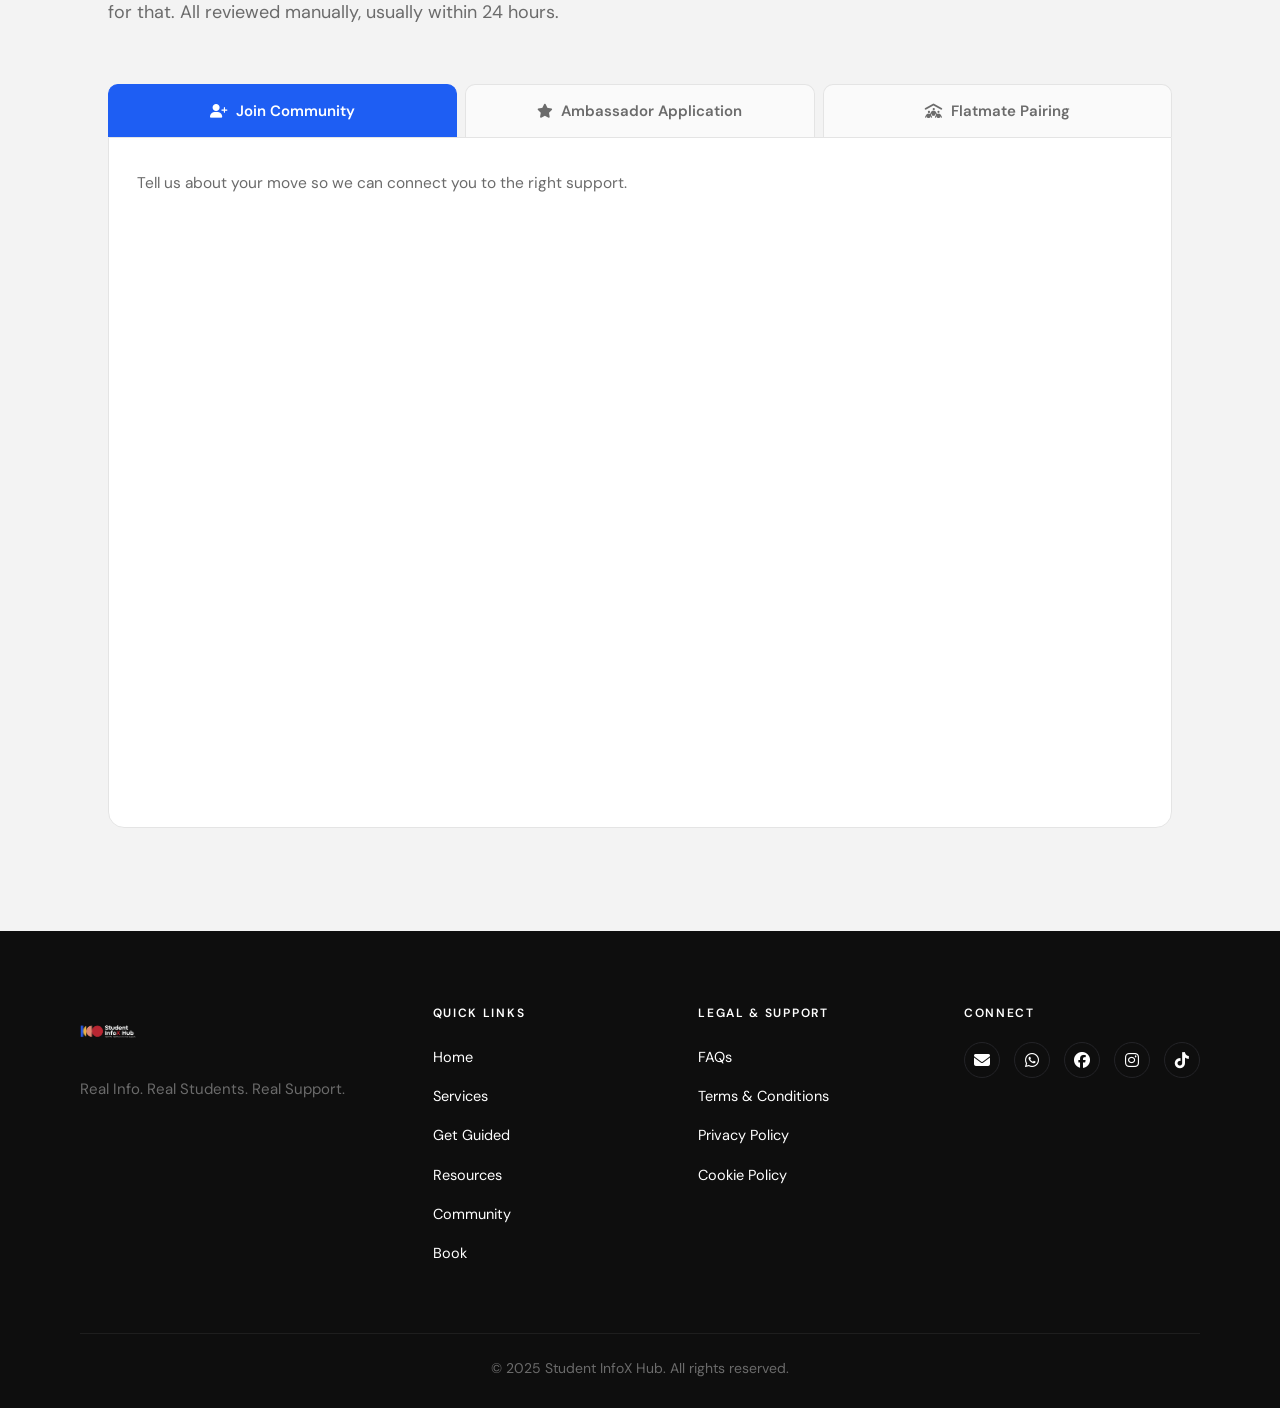
<file: community.html>
<!DOCTYPE html>
<html lang="en">
<head>
  <meta charset="UTF-8" />
  <meta name="viewport" content="width=device-width, initial-scale=1.0" />
  <title>Community | Student InfoX Hub</title>
  <meta name="description" content="Join 454 students already navigating the UK together. Free Telegram community, ambassador applications, flatmate pairing and more." />
  <link rel="icon" type="image/png" href="infox-logo-dark.png" />
  <meta property="og:title" content="Community | Student InfoX Hub" />
  <meta property="og:description" content="Join 454 students already navigating the UK together. Free Telegram community, ambassador applications, flatmate pairing and more." />
  <meta property="og:image" content="https://studentinfox.com/og-image.png" />
  <meta property="og:type" content="website" />
  <link rel="preconnect" href="https://fonts.googleapis.com" />
  <link rel="preconnect" href="https://fonts.gstatic.com" crossorigin />
  <link href="https://fonts.googleapis.com/css2?family=DM+Sans:wght@400;500;600&family=Sora:wght@600;700;800&display=swap" rel="stylesheet" />
  <link rel="stylesheet" href="https://cdnjs.cloudflare.com/ajax/libs/font-awesome/6.5.1/css/all.min.css" />
  <link rel="stylesheet" href="style.css?v=4" />
  <script type="text/javascript" src="https://embeds.iubenda.com/widgets/f7713185-6bda-496e-9aa4-4184d6ed4f8c.js"></script>
</head>
<body>

  <!-- ===================== NAV ===================== -->
  <nav class="nav">
    <div class="nav-inner">
      <a href="index.html" class="nav-logo" aria-label="Student InfoX Hub, Home">
        <img src="infox-logo.png" alt="Student InfoX Hub" height="56" class="logo-light" />
        <img src="infox-logo-dark.png" alt="" aria-hidden="true" height="56" class="logo-dark" />
      </a>
      <button class="nav-toggle" aria-label="Toggle menu" aria-expanded="false">
        <i class="fa-solid fa-bars"></i>
      </button>
      <ul class="nav-links">
        <li><a href="index.html">Home</a></li>
        <li><a href="services.html">Services</a></li>
        <li><a href="get-guided.html">Get Guided</a></li>
        <li><a href="resources.html">Resources</a></li>
        <li><a href="faqs.html">FAQs</a></li>
        <li><a href="community.html">Community</a></li>
        <li><a href="book.html">Book</a></li>
      </ul>
    </div>
  </nav>

  <!-- ===================== HERO ===================== -->
  <header class="hero mini">
    <div class="hero-circle c1" aria-hidden="true"></div>
    <div class="hero-circle c2" aria-hidden="true"></div>
    <div class="hero-inner">
      <h1>
        <span class="line line-1">Join the</span>
        <span class="line line-2">Community.</span>
      </h1>
      <p class="sub on-mini">Free forever. Run by students already on the ground in the UK.</p>
    </div>
  </header>

  <!-- ===================== TELEGRAM SECTION ===================== -->
  <section class="bg-surface">
    <div class="container">
      <div class="section-head">
        <span class="eyebrow">Free forever</span>
        <h2>The community is free. It always will be.</h2>
        <p>Inside: weekly UK tips, direct peer support, verified housing leads, and the kind of honest conversations you can only have with people who've actually made this move.</p>
      </div>

      <div class="reveal">
        <a href="#community-forms" class="btn btn-primary btn-lg">
          <i class="fa-solid fa-user-plus"></i> Fill the Join Form →
        </a>
      </div>

      <div class="grid-3 reveal stagger mt-48">
        <div class="card">
          <div class="icon lg"><i class="fa-solid fa-bolt"></i></div>
          <h3>Weekly UK Tips</h3>
          <p>Short, actionable updates on rent trends, visa changes, banking, and life admin, posted directly to the channel.</p>
        </div>
        <div class="card">
          <div class="icon lg"><i class="fa-solid fa-comments"></i></div>
          <h3>Direct Peer Support</h3>
          <p>Ask anything and get answers from students who've already signed leases, dealt with landlords, and survived the scams.</p>
        </div>
        <div class="card">
          <div class="icon lg"><i class="fa-solid fa-location-dot"></i></div>
          <h3>City Circles, Coming Soon</h3>
          <p>Sub-groups connecting you with a vetted ambassador on the ground in your UK city. Rolling out across the community soon.</p>
        </div>
      </div>
    </div>
  </section>

  <!-- ===================== FORMS SECTION ===================== -->
  <section class="bg-surface-alt" id="community-forms">
    <div class="container">
      <div class="section-head">
        <span class="eyebrow">Community forms</span>
        <h2>Get connected.</h2>
        <p>Whatever stage you're at (arriving, already here, or ready to give back), there's a form for that. All reviewed manually, usually within 24 hours.</p>
      </div>

      <!-- Tabbed form interface -->
      <div class="form-tabs reveal" role="tablist" aria-label="Community forms">
        <button class="form-tab active" role="tab" aria-selected="true" aria-controls="tab-join" data-tab="tab-join">
          <i class="fa-solid fa-user-plus"></i> Join Community
        </button>
        <button class="form-tab" role="tab" aria-selected="false" aria-controls="tab-ambassador" data-tab="tab-ambassador">
          <i class="fa-solid fa-star"></i> Ambassador Application
        </button>
        <button class="form-tab" role="tab" aria-selected="false" aria-controls="tab-flatmate" data-tab="tab-flatmate">
          <i class="fa-solid fa-people-roof"></i> Flatmate Pairing
        </button>
      </div>

      <div class="form-tab-panels reveal">
        <div class="form-tab-panel active" id="tab-join" role="tabpanel">
          <p class="desc">Tell us about your move so we can connect you to the right support.</p>
          <div class="tally-wrap">
            <iframe data-src="https://tally.so/embed/mVRK1v?alignLeft=1&hideTitle=1&transparentBackground=1&dynamicHeight=1" width="100%" height="720" frameborder="0" title="Joining / Intake Form"></iframe>
          </div>
        </div>

        <div class="form-tab-panel" id="tab-ambassador" role="tabpanel" hidden>
          <p class="desc">Apply to become a Student InfoX ambassador in your city.</p>
          <div class="tally-wrap">
            <iframe data-src="https://tally.so/embed/PdlDW0?alignLeft=1&hideTitle=1&transparentBackground=1&dynamicHeight=1" width="100%" height="720" frameborder="0" title="Ambassador Application"></iframe>
          </div>
        </div>

        <div class="form-tab-panel" id="tab-flatmate" role="tabpanel" hidden>
          <p class="desc">Looking for a flatmate? We'll match you with students near your university.</p>
          <div class="tally-wrap">
            <iframe data-src="https://tally.so/embed/Gx0ooo?alignLeft=1&hideTitle=1&transparentBackground=1&dynamicHeight=1" width="100%" height="720" frameborder="0" title="Flatmate Pairing Form"></iframe>
          </div>
        </div>
      </div>
    </div>
  </section>

  <!-- ===================== FOOTER ===================== -->
  <footer class="footer">
    <div class="footer-grid">
      <div>
        <div class="footer-logo">
          <img src="infox-logo.png" alt="Student InfoX Hub" height="56" />
        </div>
        <p class="tagline">Real Info. Real Students. Real Support.</p>
      </div>
      <div>
        <h5>Quick Links</h5>
        <ul>
          <li><a href="index.html">Home</a></li>
          <li><a href="services.html">Services</a></li>
          <li><a href="get-guided.html">Get Guided</a></li>
          <li><a href="resources.html">Resources</a></li>
          <li><a href="community.html">Community</a></li>
          <li><a href="book.html">Book</a></li>
        </ul>
      </div>
      <div>
        <h5>Legal &amp; Support</h5>
        <ul>
          <li><a href="faqs.html">FAQs</a></li>
          <li><a href="terms.html">Terms &amp; Conditions</a></li>
          <li><a href="https://www.iubenda.com/privacy-policy/10406801" class="iubenda-white iubenda-noiframe iubenda-embed" title="Privacy Policy">Privacy Policy</a></li>
          <li><a href="https://www.iubenda.com/privacy-policy/10406801/cookie-policy" class="iubenda-white iubenda-noiframe iubenda-embed" title="Cookie Policy">Cookie Policy</a></li>
        </ul>
      </div>
      <div>
        <h5>Connect</h5>
        <div class="socials">
          <a href="mailto:hello@studentinfox.com" aria-label="Email hello@studentinfox.com"><i class="fa-solid fa-envelope"></i></a>
          <a href="https://wa.me/447717557875" target="_blank" rel="noopener" aria-label="WhatsApp"><i class="fa-brands fa-whatsapp"></i></a>
          <a href="https://www.facebook.com/share/1aLQUynEeV/?mibextid=wwXIfr" target="_blank" rel="noopener" aria-label="Facebook @studentinfoxhub"><i class="fa-brands fa-facebook"></i></a>
          <a href="https://instagram.com/studentinfox" target="_blank" rel="noopener" aria-label="Instagram @studentinfox"><i class="fa-brands fa-instagram"></i></a>
          <a href="https://tiktok.com/@studentinfoxhub" target="_blank" rel="noopener" aria-label="TikTok @studentinfoxhub"><i class="fa-brands fa-tiktok"></i></a>
        </div>
      </div>
    </div>
    <div class="footer-bottom">&copy; 2025 Student InfoX Hub. All rights reserved.</div>
  </footer>

  <script src="main.js?v=5" defer></script>
  <script type="text/javascript">(function (w,d) {var loader = function () {var s = d.createElement("script"), tag = d.getElementsByTagName("script")[0]; s.src="https://cdn.iubenda.com/iubenda.js"; tag.parentNode.insertBefore(s,tag);}; if(w.addEventListener){w.addEventListener("load", loader, false);}else if(w.attachEvent){w.attachEvent("onload", loader);}else{w.onload = loader;}})(window, document);</script>
</body>
</html>
</file>
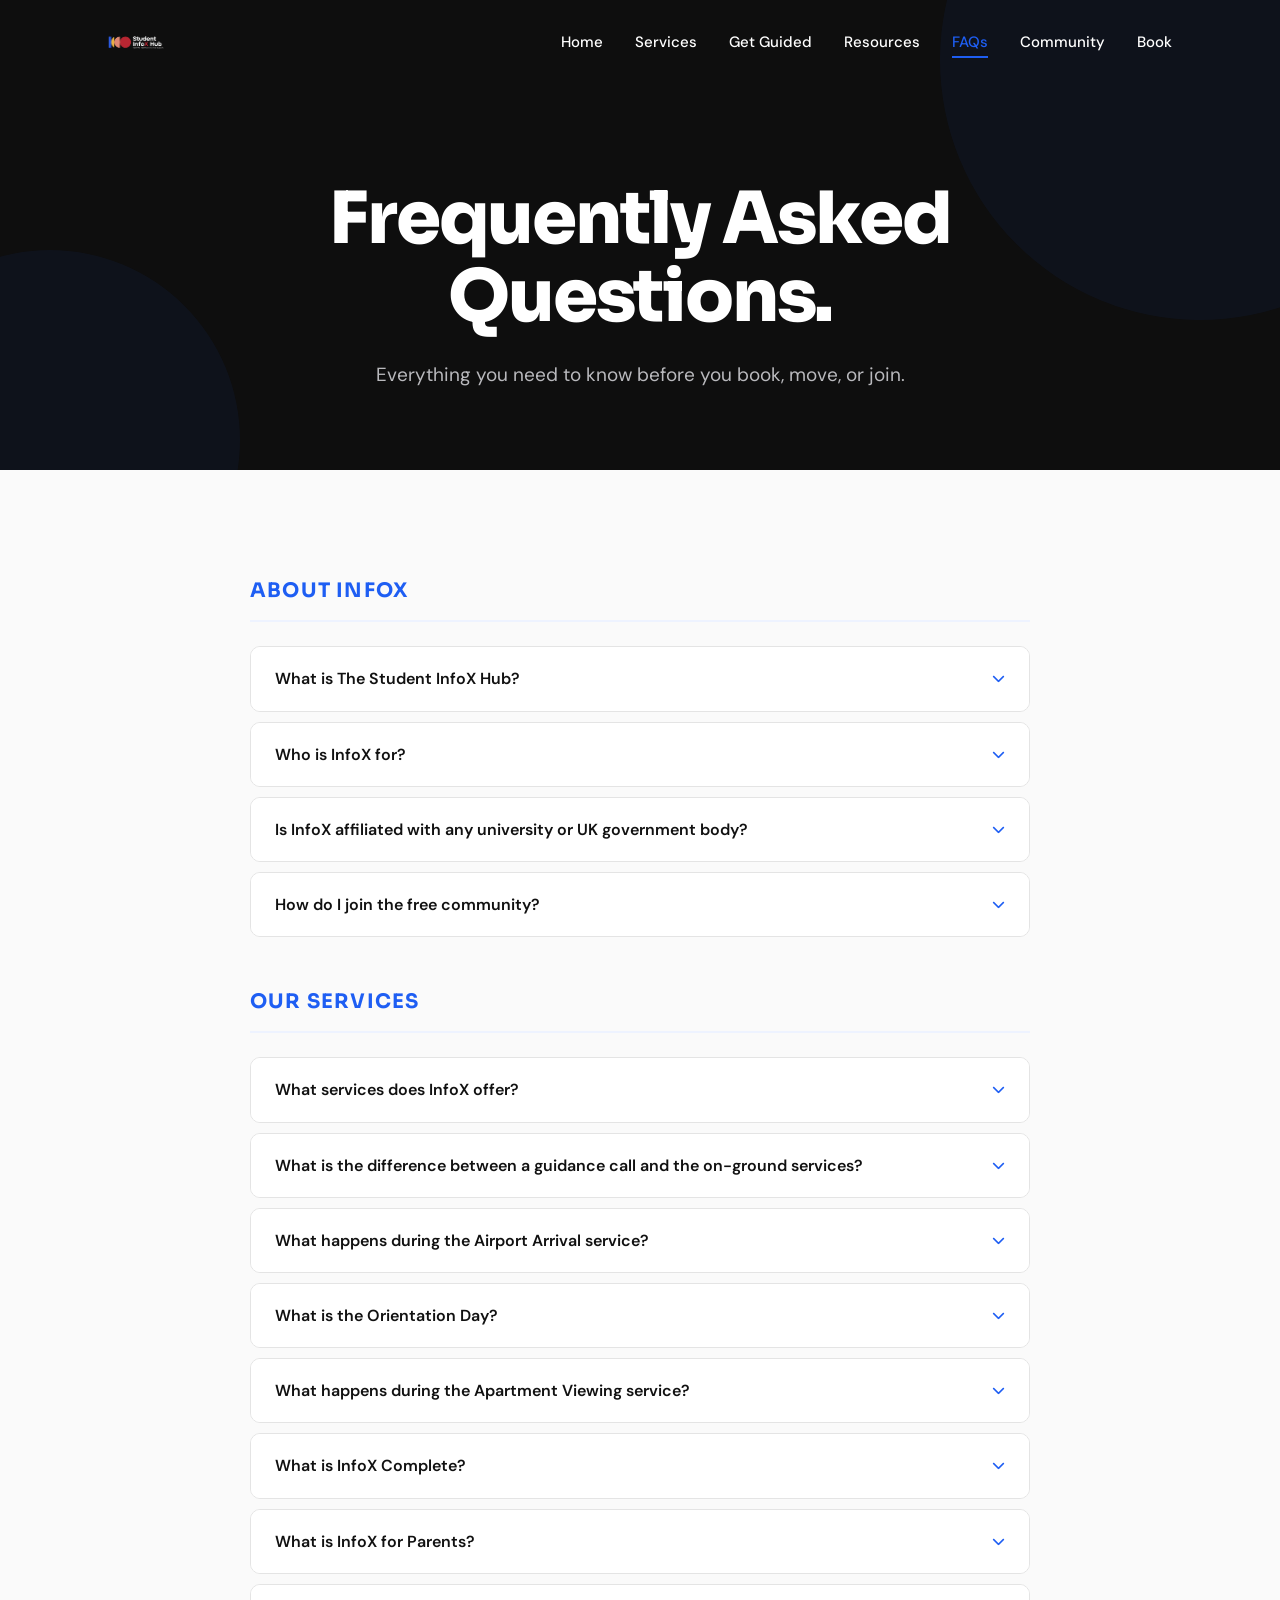
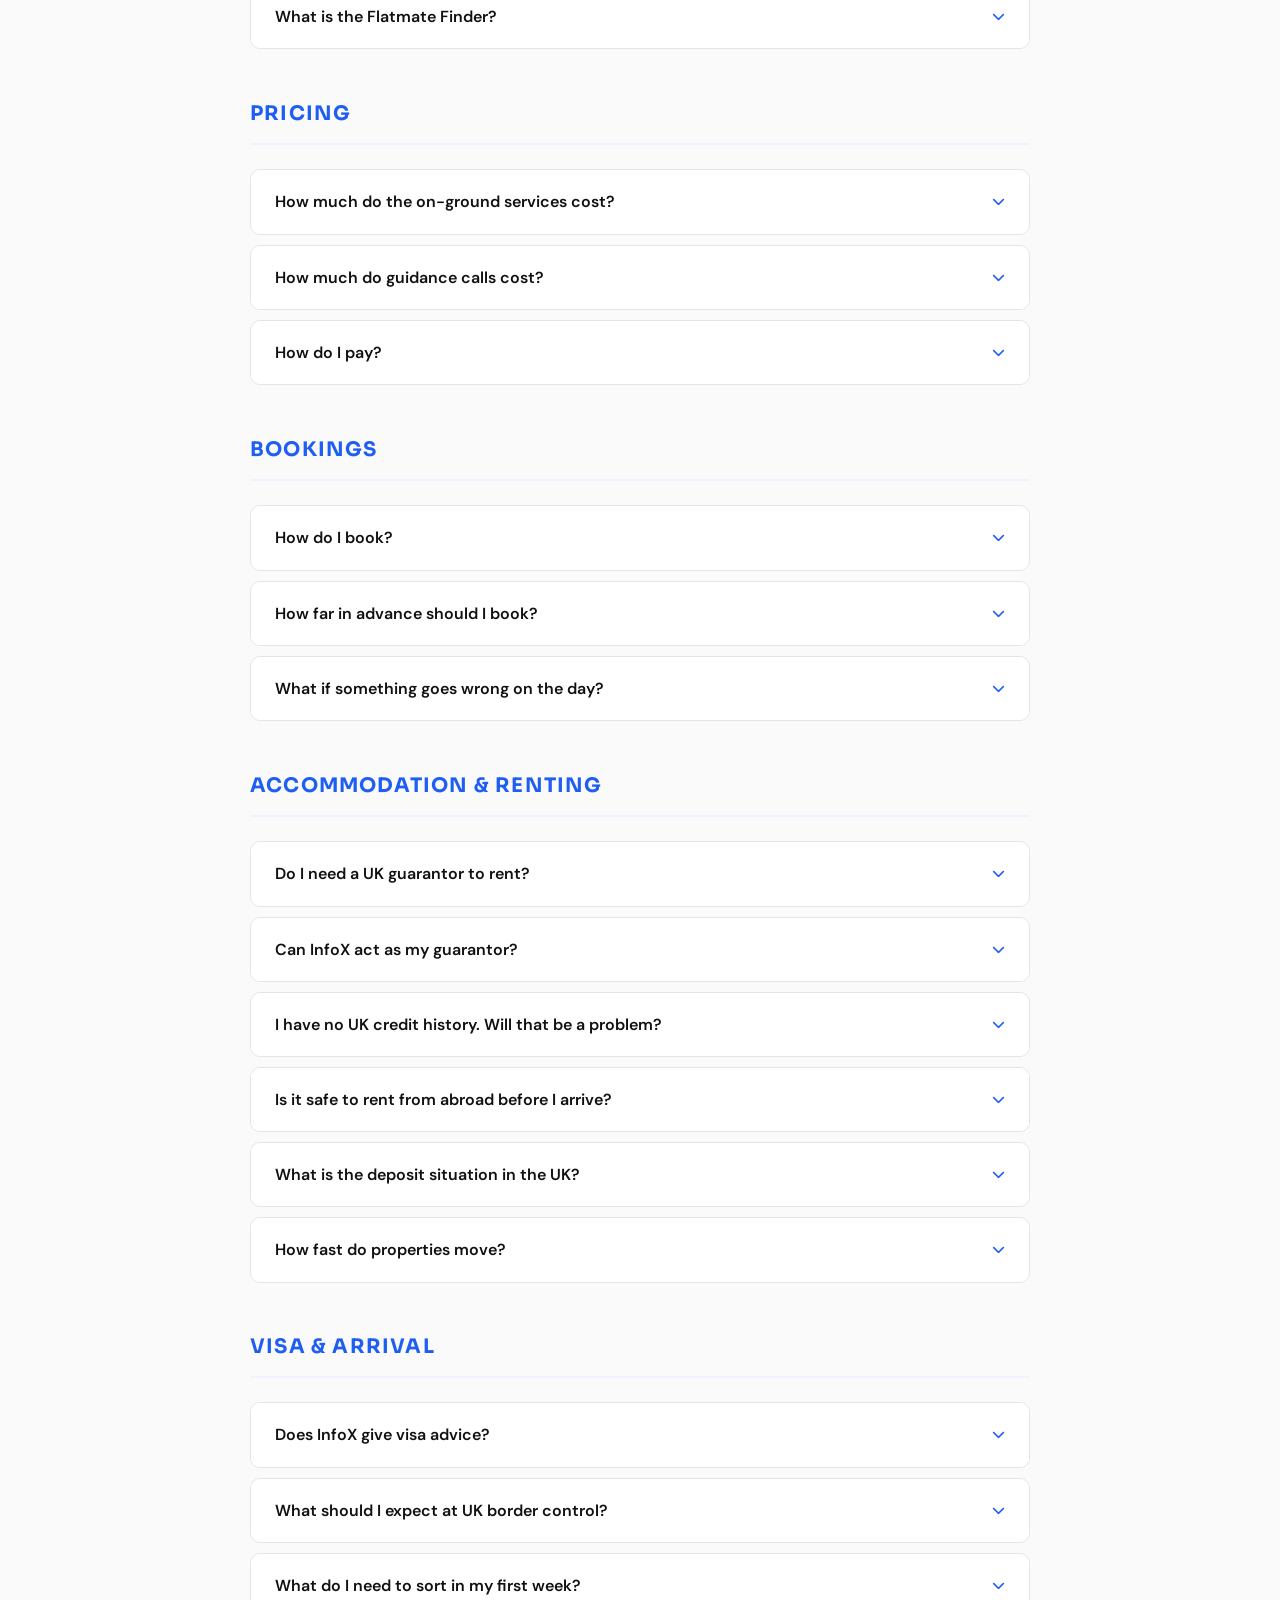
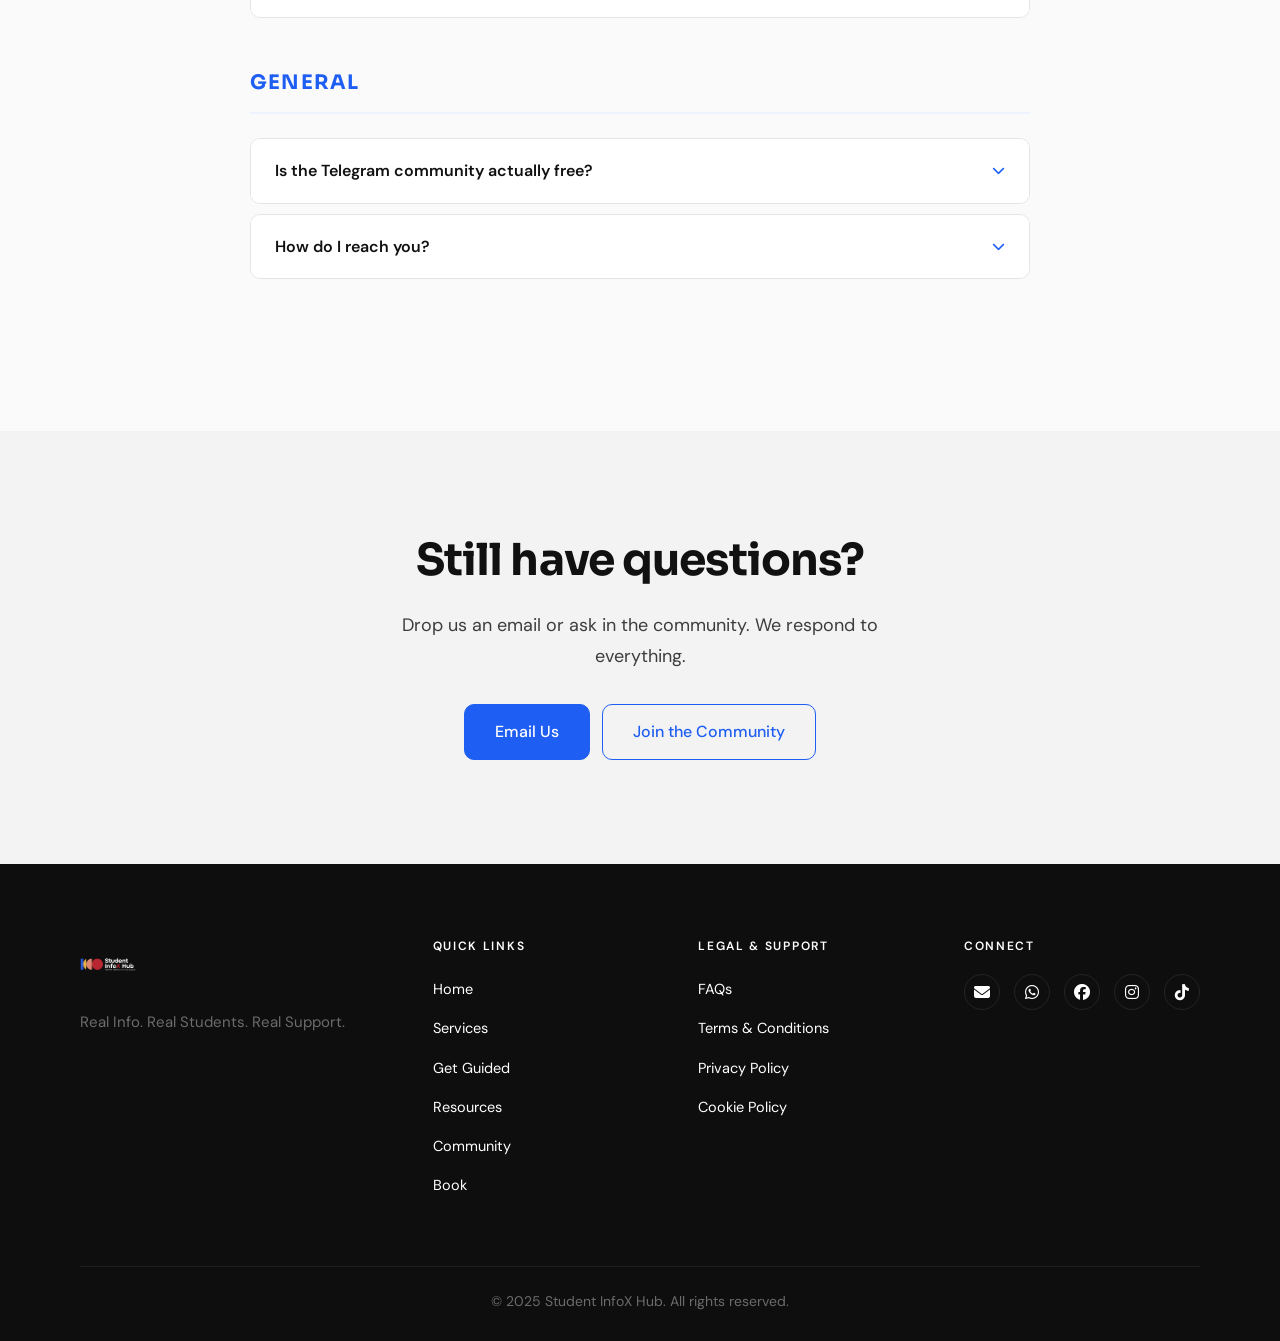
<file: faqs.html>
<!DOCTYPE html>
<html lang="en">
<head>
  <meta charset="UTF-8" />
  <meta name="viewport" content="width=device-width, initial-scale=1.0" />
  <title>FAQs | Student InfoX Hub</title>
  <meta name="description" content="Frequently asked questions about Student InfoX Hub services, pricing, bookings, accommodation, and the free Telegram community." />
  <link rel="icon" type="image/png" href="infox-logo-dark.png" />
  <meta property="og:title" content="FAQs | Student InfoX Hub" />
  <meta property="og:description" content="Frequently asked questions about Student InfoX Hub services, pricing, bookings, accommodation, and the free Telegram community." />
  <meta property="og:image" content="https://studentinfox.com/og-image.png" />
  <meta property="og:type" content="website" />
  <link rel="preconnect" href="https://fonts.googleapis.com" />
  <link rel="preconnect" href="https://fonts.gstatic.com" crossorigin />
  <link href="https://fonts.googleapis.com/css2?family=DM+Sans:wght@400;500;600&family=Sora:wght@600;700;800&display=swap" rel="stylesheet" />
  <link rel="stylesheet" href="https://cdnjs.cloudflare.com/ajax/libs/font-awesome/6.5.1/css/all.min.css" />
  <link rel="stylesheet" href="style.css?v=4" />
  <script type="text/javascript" src="https://embeds.iubenda.com/widgets/f7713185-6bda-496e-9aa4-4184d6ed4f8c.js"></script>
</head>
<body>

  <!-- ===================== NAV ===================== -->
  <nav class="nav">
    <div class="nav-inner">
      <a href="index.html" class="nav-logo" aria-label="Student InfoX Hub, Home">
        <img src="infox-logo.png" alt="Student InfoX Hub" height="56" class="logo-light" />
        <img src="infox-logo-dark.png" alt="" aria-hidden="true" height="56" class="logo-dark" />
      </a>
      <button class="nav-toggle" aria-label="Toggle menu" aria-expanded="false">
        <i class="fa-solid fa-bars"></i>
      </button>
      <ul class="nav-links">
        <li><a href="index.html">Home</a></li>
        <li><a href="services.html">Services</a></li>
        <li><a href="get-guided.html">Get Guided</a></li>
        <li><a href="resources.html">Resources</a></li>
        <li><a href="faqs.html">FAQs</a></li>
        <li><a href="community.html">Community</a></li>
        <li><a href="book.html">Book</a></li>
      </ul>
    </div>
  </nav>

  <!-- ===================== HERO ===================== -->
  <header class="hero mini">
    <div class="hero-circle c1" aria-hidden="true"></div>
    <div class="hero-circle c2" aria-hidden="true"></div>
    <div class="hero-inner">
      <h1>
        <span class="line line-1">Frequently Asked</span>
        <span class="line line-2">Questions.</span>
      </h1>
      <p class="sub on-mini">Everything you need to know before you book, move, or join.</p>
    </div>
  </header>

  <!-- ===================== FAQ SECTIONS ===================== -->
  <section class="bg-surface">
    <div class="container">
      <div class="legal-content">

        <!-- ABOUT INFOX -->
        <div class="faq-section reveal">
          <div class="faq-section-title">About InfoX</div>

          <div class="faq-item">
            <button class="faq-question" aria-expanded="false">
              <span>What is The Student InfoX Hub?</span>
              <i class="fa-solid fa-chevron-down"></i>
            </button>
            <div class="faq-answer">
              <p>InfoX is a peer-led relocation support platform for African students moving to the UK. We help you with everything that happens after your visa comes through, from understanding what to expect when you land to finding accommodation and settling into your city. We are not an immigration agency. We are students and recent graduates who made this move and built the thing we wish had existed.</p>
            </div>
          </div>

          <div class="faq-item">
            <button class="faq-question" aria-expanded="false">
              <span>Who is InfoX for?</span>
              <i class="fa-solid fa-chevron-down"></i>
            </button>
            <div class="faq-answer">
              <p>African students, primarily from Nigeria, Ghana, Kenya and across the continent, who are preparing to move to the UK for university. Whether you are months out from your move or landing in two weeks, there is something here for you.</p>
            </div>
          </div>

          <div class="faq-item">
            <button class="faq-question" aria-expanded="false">
              <span>Is InfoX affiliated with any university or UK government body?</span>
              <i class="fa-solid fa-chevron-down"></i>
            </button>
            <div class="faq-answer">
              <p>No. InfoX is an independent, community-led platform with no affiliation to any university, UKVI, or government body.</p>
            </div>
          </div>

          <div class="faq-item">
            <button class="faq-question" aria-expanded="false">
              <span>How do I join the free community?</span>
              <i class="fa-solid fa-chevron-down"></i>
            </button>
            <div class="faq-answer">
              <p>Join by filling out the <a href="community.html#tab-join">community join form</a>. It is open to everyone.</p>
            </div>
          </div>
        </div>

        <!-- OUR SERVICES -->
        <div class="faq-section reveal">
          <div class="faq-section-title">Our Services</div>

          <div class="faq-item">
            <button class="faq-question" aria-expanded="false">
              <span>What services does InfoX offer?</span>
              <i class="fa-solid fa-chevron-down"></i>
            </button>
            <div class="faq-answer">
              <p>We have a free Telegram community open to everyone. Beyond that, we offer guidance calls for one-on-one support at key points in your journey, physical on-ground services delivered by verified student ambassadors across UK cities, and full journey packages for students or parents who want everything covered from start to finish. There is also a free Flatmate Finder service that runs in rounds.</p>
            </div>
          </div>

          <div class="faq-item">
            <button class="faq-question" aria-expanded="false">
              <span>What is the difference between a guidance call and the on-ground services?</span>
              <i class="fa-solid fa-chevron-down"></i>
            </button>
            <div class="faq-answer">
              <p>A guidance call is remote, covering things like SOP review, CAS letter questions, proof of funds, or what to expect at border control. On-ground services are physical. An ambassador who is a verified African student already living in the UK shows up for you in person, whether that is at the airport, on an orientation day, or at a property viewing.</p>
            </div>
          </div>

          <div class="faq-item">
            <button class="faq-question" aria-expanded="false">
              <span>What happens during the Airport Arrival service?</span>
              <i class="fa-solid fa-chevron-down"></i>
            </button>
            <div class="faq-answer">
              <p>Your ambassador meets you in the arrivals hall, helps you get a UK SIM card sorted, and assists you to your accommodation. You are not doing your first hours in a new country alone.</p>
            </div>
          </div>

          <div class="faq-item">
            <button class="faq-question" aria-expanded="false">
              <span>What is the Orientation Day?</span>
              <i class="fa-solid fa-chevron-down"></i>
            </button>
            <div class="faq-answer">
              <p>A three-hour session where your ambassador takes you around your city. Public transport setup, GP registration, nearest supermarkets and African food shops, the route to campus, banking options, safety basics.</p>
            </div>
          </div>

          <div class="faq-item">
            <button class="faq-question" aria-expanded="false">
              <span>What happens during the Apartment Viewing service?</span>
              <i class="fa-solid fa-chevron-down"></i>
            </button>
            <div class="faq-answer">
              <p>Your ambassador visits the property on your behalf and does a live video call with you during the viewing so you can see it in real time. After the visit, they send a full written report with honest feedback, photos and video. InfoX does not recommend or endorse any property. The decision is always yours.</p>
            </div>
          </div>

          <div class="faq-item">
            <button class="faq-question" aria-expanded="false">
              <span>What is InfoX Complete?</span>
              <i class="fa-solid fa-chevron-down"></i>
            </button>
            <div class="faq-answer">
              <p>The full package: six weeks of one-on-one guidance, airport arrival support, a full orientation day and two apartment viewings. Prices are &pound;295 for Manchester, &pound;390 for London, and &pound;300 for other UK cities. A payment plan is available at 50% upfront and 50% one month before your arrival.</p>
            </div>
          </div>

          <div class="faq-item">
            <button class="faq-question" aria-expanded="false">
              <span>What is InfoX for Parents?</span>
              <i class="fa-solid fa-chevron-down"></i>
            </button>
            <div class="faq-answer">
              <p>The same as InfoX Complete, designed for parents and guardians. After each service milestone, parents receive a WhatsApp update so they always know their child is taken care of.</p>
            </div>
          </div>

          <div class="faq-item">
            <button class="faq-question" aria-expanded="false">
              <span>What is the Flatmate Finder?</span>
              <i class="fa-solid fa-chevron-down"></i>
            </button>
            <div class="faq-answer">
              <p>A free matching service. You submit a form with your city, budget, move-in date and lifestyle preferences and we manually pair you with compatible students. Matches are introduced via WhatsApp, email or Telegram. Keep an eye on our platforms for when the next round opens.</p>
            </div>
          </div>
        </div>

        <!-- PRICING -->
        <div class="faq-section reveal">
          <div class="faq-section-title">Pricing</div>

          <div class="faq-item">
            <button class="faq-question" aria-expanded="false">
              <span>How much do the on-ground services cost?</span>
              <i class="fa-solid fa-chevron-down"></i>
            </button>
            <div class="faq-answer">
              <p><strong>Manchester:</strong> Airport Arrival &pound;105, Orientation Day &pound;95, Apartment Viewing &pound;10 for 1 property, &pound;30 for 3, &pound;50 for 6.</p>
              <p style="margin-top:10px;"><strong>London:</strong> Airport Arrival from &pound;175 (final price confirmed after booking based on arrival airport and destination), Orientation Day &pound;115, Apartment Viewing &pound;15 for 1 property, &pound;45 for 3, &pound;80 for 6.</p>
              <p style="margin-top:10px;"><strong>Other cities</strong> (Leeds, Birmingham, Liverpool, Sheffield, Coventry): Airport Arrival &pound;110, Orientation Day &pound;95, Apartment Viewing &pound;10 for 1 property, &pound;30 for 3, &pound;50 for 6.</p>
              <p style="margin-top:10px;">Transport for all on-ground services is included.</p>
            </div>
          </div>

          <div class="faq-item">
            <button class="faq-question" aria-expanded="false">
              <span>How much do guidance calls cost?</span>
              <i class="fa-solid fa-chevron-down"></i>
            </button>
            <div class="faq-answer">
              <p>A one-off six-week guidance call is &pound;90.</p>
            </div>
          </div>

          <div class="faq-item">
            <button class="faq-question" aria-expanded="false">
              <span>How do I pay?</span>
              <i class="fa-solid fa-chevron-down"></i>
            </button>
            <div class="faq-answer">
              <p>Once your booking is confirmed, we send a Stripe payment link. Payment is by card.</p>
            </div>
          </div>
        </div>

        <!-- BOOKINGS -->
        <div class="faq-section reveal">
          <div class="faq-section-title">Bookings</div>

          <div class="faq-item">
            <button class="faq-question" aria-expanded="false">
              <span>How do I book?</span>
              <i class="fa-solid fa-chevron-down"></i>
            </button>
            <div class="faq-answer">
              <p>Through the <a href="book.html">booking form</a> at studentinfox.com. After you submit, the team sends your payment link. Once payment is confirmed, you receive a booking confirmation email from hello@studentinfox.com with a service guide attached. Your ambassador is then assigned and will be in touch before your service date.</p>
            </div>
          </div>

          <div class="faq-item">
            <button class="faq-question" aria-expanded="false">
              <span>How far in advance should I book?</span>
              <i class="fa-solid fa-chevron-down"></i>
            </button>
            <div class="faq-answer">
              <p>As early as possible. September and January intake periods fill up fast, particularly for airport arrivals and orientation days. Do not leave it to the week before.</p>
            </div>
          </div>

          <div class="faq-item">
            <button class="faq-question" aria-expanded="false">
              <span>What if something goes wrong on the day?</span>
              <i class="fa-solid fa-chevron-down"></i>
            </button>
            <div class="faq-answer">
              <p>If there is an issue with your ambassador before or during your service, contact us immediately at <a href="mailto:hello@studentinfox.com">hello@studentinfox.com</a> and we will resolve it directly. On cancellations: if you cancel more than 48 hours before your service date, you are eligible for a full refund minus any payment processing fees. Cancellations within 48 hours of the service date are not eligible for a refund. For guidance packages, completed sessions are non-refundable, but if you need to cancel remaining sessions in a multi-session package, contact us and we will review it.</p>
            </div>
          </div>
        </div>

        <!-- ACCOMMODATION AND RENTING -->
        <div class="faq-section reveal">
          <div class="faq-section-title">Accommodation &amp; Renting</div>

          <div class="faq-item">
            <button class="faq-question" aria-expanded="false">
              <span>Do I need a UK guarantor to rent?</span>
              <i class="fa-solid fa-chevron-down"></i>
            </button>
            <div class="faq-answer">
              <p>Yes, most letting agencies will require one. A guarantor is a UK-based person who earns at least 30 times the monthly rent annually and agrees to cover rent if you cannot. If you do not have one, your options are: use a guarantor company like Housing Hand (if the landlord of the property would accept that), offer to pay six months rent upfront, or find landlords who specifically work with international students and have flexible referencing.</p>
            </div>
          </div>

          <div class="faq-item">
            <button class="faq-question" aria-expanded="false">
              <span>Can InfoX act as my guarantor?</span>
              <i class="fa-solid fa-chevron-down"></i>
            </button>
            <div class="faq-answer">
              <p>No. InfoX cannot act as a guarantor for any tenancy under any circumstances.</p>
            </div>
          </div>

          <div class="faq-item">
            <button class="faq-question" aria-expanded="false">
              <span>I have no UK credit history. Will that be a problem?</span>
              <i class="fa-solid fa-chevron-down"></i>
            </button>
            <div class="faq-answer">
              <p>It is completely normal for international students. Reputable agencies that work with students expect it. Just be upfront about it when referencing starts.</p>
            </div>
          </div>

          <div class="faq-item">
            <button class="faq-question" aria-expanded="false">
              <span>Is it safe to rent from abroad before I arrive?</span>
              <i class="fa-solid fa-chevron-down"></i>
            </button>
            <div class="faq-answer">
              <p>It can be done but carries real risk. Never send money based on photos alone. If you cannot attend a viewing in person, our <a href="services.html">Apartment Viewing service</a> exists for exactly this. Your ambassador attends, does a live call with you, and sends a full report so you make the decision with real information.</p>
            </div>
          </div>

          <div class="faq-item">
            <button class="faq-question" aria-expanded="false">
              <span>What is the deposit situation in the UK?</span>
              <i class="fa-solid fa-chevron-down"></i>
            </button>
            <div class="faq-answer">
              <p>In England, deposits are capped at five weeks' rent and must be held in a government-approved protection scheme. You may also have the option of a Reposit, a deposit replacement where you pay a small non-refundable fee (typically one week's rent) instead of a large cash sum. Regardless of the method, your landlord is legally required to provide the scheme details in writing within 30 days; always keep records of everything.</p>
            </div>
          </div>

          <div class="faq-item">
            <button class="faq-question" aria-expanded="false">
              <span>How fast do properties move?</span>
              <i class="fa-solid fa-chevron-down"></i>
            </button>
            <div class="faq-answer">
              <p>Very fast, especially in September. Have your passport, 'right to rent' share code, proof of funds and CAS letter ready before viewings start so you can apply immediately if you want to proceed.</p>
            </div>
          </div>
        </div>

        <!-- VISA AND ARRIVAL -->
        <div class="faq-section reveal">
          <div class="faq-section-title">Visa &amp; Arrival</div>

          <div class="faq-item">
            <button class="faq-question" aria-expanded="false">
              <span>Does InfoX give visa advice?</span>
              <i class="fa-solid fa-chevron-down"></i>
            </button>
            <div class="faq-answer">
              <p>We are not an immigration agency and do not give immigration advice. We talk through the process with you honestly in a guidance call, but if your situation involves a refusal, an appeal, or anything that needs a regulated professional, we will tell you that directly.</p>
            </div>
          </div>

          <div class="faq-item">
            <button class="faq-question" aria-expanded="false">
              <span>What should I expect at UK border control?</span>
              <i class="fa-solid fa-chevron-down"></i>
            </button>
            <div class="faq-answer">
              <p>The officer will ask about your course, university, accommodation and reason for coming to the UK. Have your passport, visa, CAS letter and accommodation details accessible, not buried in your bag. Answer clearly and calmly. This is one of the things we cover in detail on a guidance call.</p>
            </div>
          </div>

          <div class="faq-item">
            <button class="faq-question" aria-expanded="false">
              <span>What do I need to sort in my first week?</span>
              <i class="fa-solid fa-chevron-down"></i>
            </button>
            <div class="faq-answer">
              <p>Apply for your NIN so you can easily apply for jobs, register with a GP, open a bank account or set up a digital account like Monzo, get your council tax exemption letter from your university, and register at your institution. The Orientation Day covers most of this with your ambassador in person.</p>
            </div>
          </div>
        </div>

        <!-- GENERAL -->
        <div class="faq-section reveal">
          <div class="faq-section-title">General</div>

          <div class="faq-item">
            <button class="faq-question" aria-expanded="false">
              <span>Is the Telegram community actually free?</span>
              <i class="fa-solid fa-chevron-down"></i>
            </button>
            <div class="faq-answer">
              <p>Yes, always. It will not become a paid group. The paid services exist separately for students who want more hands-on support.</p>
            </div>
          </div>

          <div class="faq-item">
            <button class="faq-question" aria-expanded="false">
              <span>How do I reach you?</span>
              <i class="fa-solid fa-chevron-down"></i>
            </button>
            <div class="faq-answer">
              <p>Email <a href="mailto:hello@studentinfox.com">hello@studentinfox.com</a>, <a href="https://wa.me/447717557875" target="_blank" rel="noopener">message us on WhatsApp</a>, or through our social channels. You can also ask in the Telegram community directly.</p>
            </div>
          </div>
        </div>

      </div>
    </div>
  </section>

  <!-- ===================== CTA ===================== -->
  <section class="bg-surface-alt">
    <div class="container center reveal">
      <h2>Still have questions?</h2>
      <p class="lead mt-24" style="max-width:540px;margin-left:auto;margin-right:auto;">Drop us an email or ask in the community. We respond to everything.</p>
      <div class="cta-row mt-32" style="justify-content:center;">
        <a href="mailto:hello@studentinfox.com" class="btn btn-primary btn-lg">Email Us</a>
        <a href="community.html#tab-join" class="btn btn-ghost btn-lg">Join the Community</a>
      </div>
    </div>
  </section>

  <!-- ===================== FOOTER ===================== -->
  <footer class="footer">
    <div class="footer-grid">
      <div>
        <div class="footer-logo">
          <img src="infox-logo.png" alt="Student InfoX Hub" height="56" />
        </div>
        <p class="tagline">Real Info. Real Students. Real Support.</p>
      </div>
      <div>
        <h5>Quick Links</h5>
        <ul>
          <li><a href="index.html">Home</a></li>
          <li><a href="services.html">Services</a></li>
          <li><a href="get-guided.html">Get Guided</a></li>
          <li><a href="resources.html">Resources</a></li>
          <li><a href="community.html">Community</a></li>
          <li><a href="book.html">Book</a></li>
        </ul>
      </div>
      <div>
        <h5>Legal &amp; Support</h5>
        <ul>
          <li><a href="faqs.html">FAQs</a></li>
          <li><a href="terms.html">Terms &amp; Conditions</a></li>
          <li><a href="https://www.iubenda.com/privacy-policy/10406801" class="iubenda-white iubenda-noiframe iubenda-embed" title="Privacy Policy">Privacy Policy</a></li>
          <li><a href="https://www.iubenda.com/privacy-policy/10406801/cookie-policy" class="iubenda-white iubenda-noiframe iubenda-embed" title="Cookie Policy">Cookie Policy</a></li>
        </ul>
      </div>
      <div>
        <h5>Connect</h5>
        <div class="socials">
          <a href="mailto:hello@studentinfox.com" aria-label="Email hello@studentinfox.com"><i class="fa-solid fa-envelope"></i></a>
          <a href="https://wa.me/447717557875" target="_blank" rel="noopener" aria-label="WhatsApp"><i class="fa-brands fa-whatsapp"></i></a>
          <a href="https://www.facebook.com/share/1aLQUynEeV/?mibextid=wwXIfr" target="_blank" rel="noopener" aria-label="Facebook @studentinfoxhub"><i class="fa-brands fa-facebook"></i></a>
          <a href="https://instagram.com/studentinfox" target="_blank" rel="noopener" aria-label="Instagram @studentinfox"><i class="fa-brands fa-instagram"></i></a>
          <a href="https://tiktok.com/@studentinfoxhub" target="_blank" rel="noopener" aria-label="TikTok @studentinfoxhub"><i class="fa-brands fa-tiktok"></i></a>
        </div>
      </div>
    </div>
    <div class="footer-bottom">&copy; 2025 Student InfoX Hub. All rights reserved.</div>
  </footer>

  <script src="main.js?v=5" defer></script>
  <script type="text/javascript">(function (w,d) {var loader = function () {var s = d.createElement("script"), tag = d.getElementsByTagName("script")[0]; s.src="https://cdn.iubenda.com/iubenda.js"; tag.parentNode.insertBefore(s,tag);}; if(w.addEventListener){w.addEventListener("load", loader, false);}else if(w.attachEvent){w.attachEvent("onload", loader);}else{w.onload = loader;}})(window, document);</script>
</body>
</html>
</file>
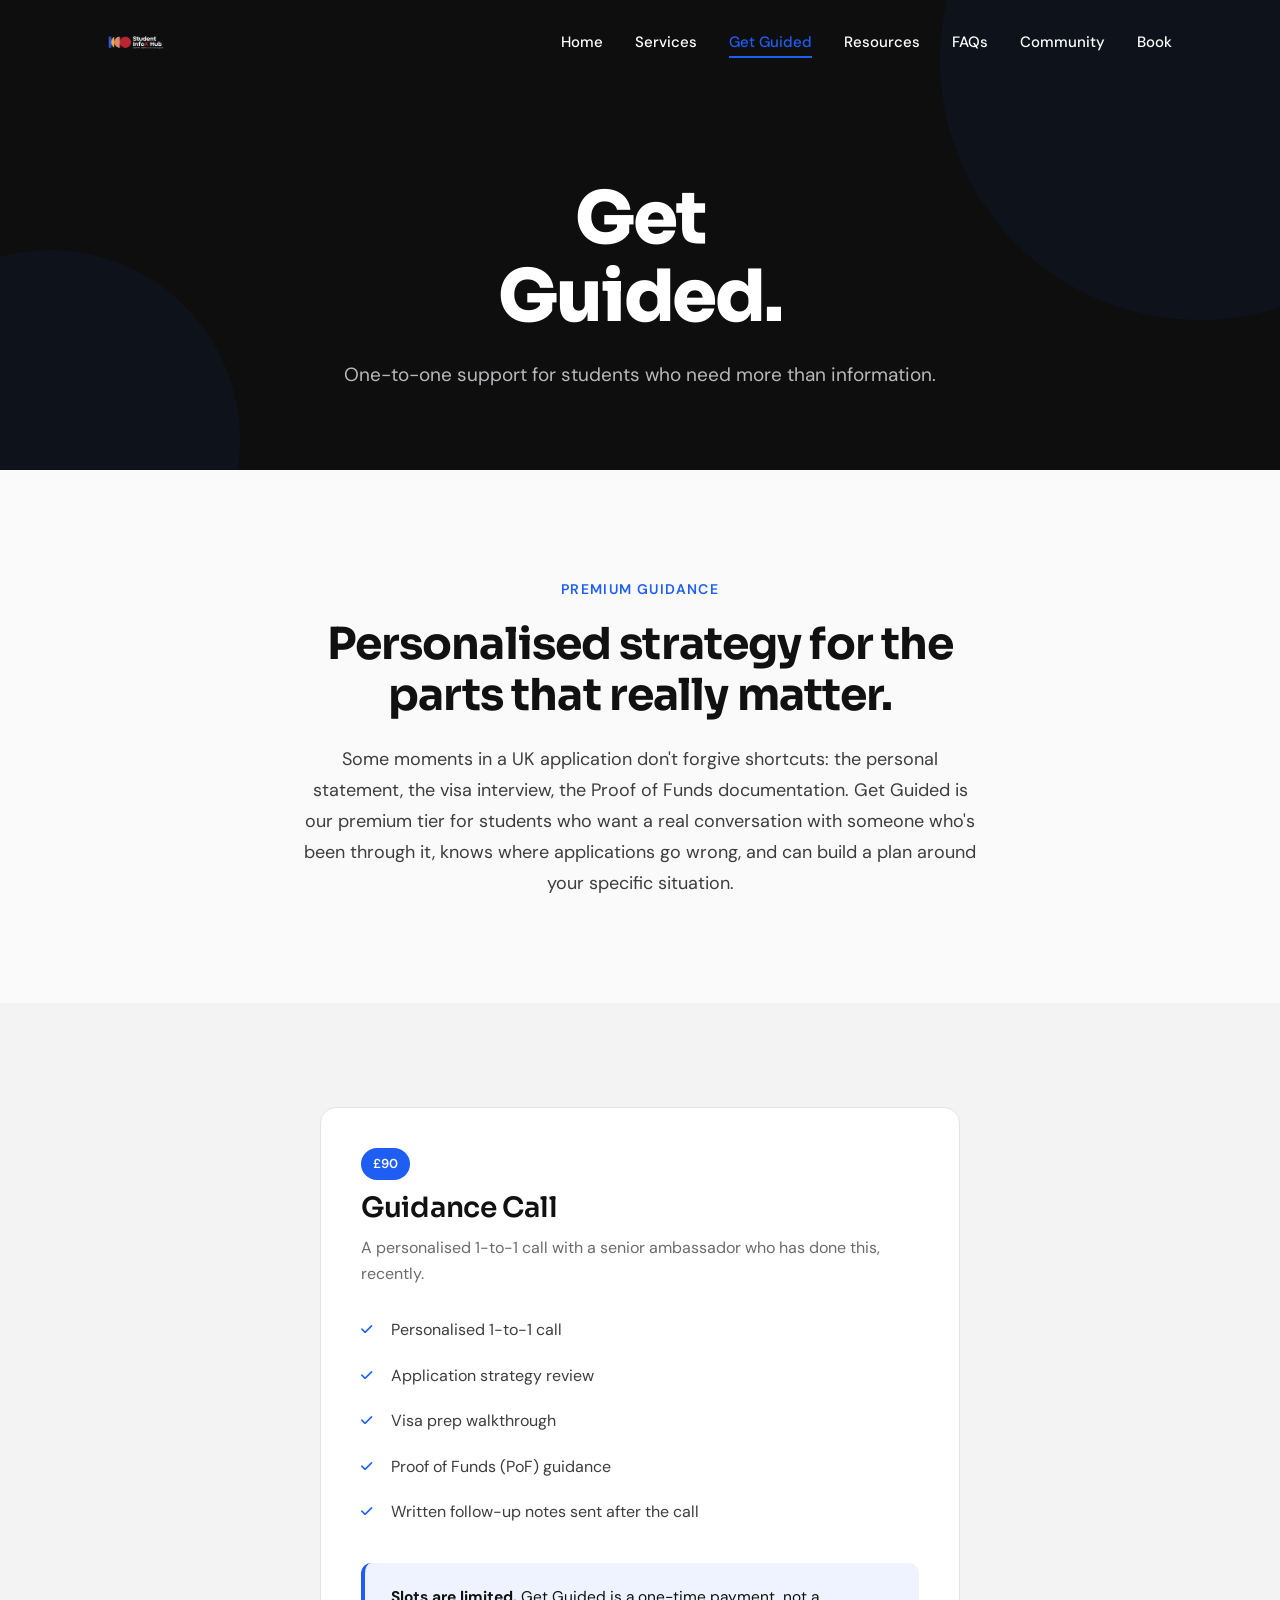
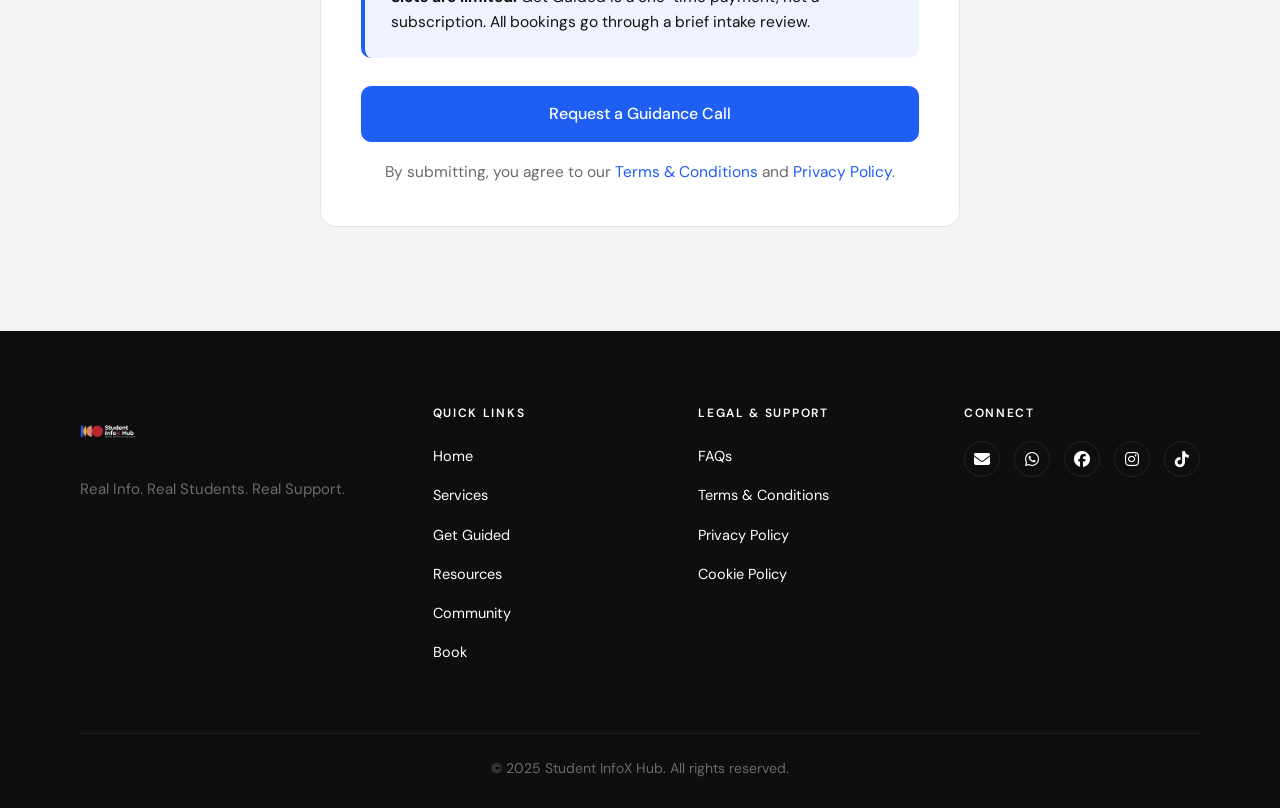
<file: get-guided.html>
<!DOCTYPE html>
<html lang="en">
<head>
  <meta charset="UTF-8" />
  <meta name="viewport" content="width=device-width, initial-scale=1.0" />
  <title>Get Guided | Student InfoX Hub</title>
  <meta name="description" content="One-to-one guidance for African students navigating UK university applications, visa preparation, and Proof of Funds." />
  <link rel="icon" type="image/png" href="infox-logo-dark.png" />
  <meta property="og:title" content="Get Guided | Student InfoX Hub" />
  <meta property="og:description" content="One-to-one guidance for African students navigating UK university applications, visa preparation, and Proof of Funds." />
  <meta property="og:image" content="https://studentinfox.com/og-image.png" />
  <meta property="og:type" content="website" />
  <link rel="preconnect" href="https://fonts.googleapis.com" />
  <link rel="preconnect" href="https://fonts.gstatic.com" crossorigin />
  <link href="https://fonts.googleapis.com/css2?family=DM+Sans:wght@400;500;600&family=Sora:wght@600;700;800&display=swap" rel="stylesheet" />
  <link rel="stylesheet" href="https://cdnjs.cloudflare.com/ajax/libs/font-awesome/6.5.1/css/all.min.css" />
  <link rel="stylesheet" href="style.css?v=4" />
  <script type="text/javascript" src="https://embeds.iubenda.com/widgets/f7713185-6bda-496e-9aa4-4184d6ed4f8c.js"></script>
</head>
<body>

  <!-- ===================== NAV ===================== -->
  <nav class="nav">
    <div class="nav-inner">
      <a href="index.html" class="nav-logo" aria-label="Student InfoX Hub, Home">
        <img src="infox-logo.png" alt="Student InfoX Hub" height="56" class="logo-light" />
        <img src="infox-logo-dark.png" alt="" aria-hidden="true" height="56" class="logo-dark" />
      </a>
      <button class="nav-toggle" aria-label="Toggle menu" aria-expanded="false">
        <i class="fa-solid fa-bars"></i>
      </button>
      <ul class="nav-links">
        <li><a href="index.html">Home</a></li>
        <li><a href="services.html">Services</a></li>
        <li><a href="get-guided.html">Get Guided</a></li>
        <li><a href="resources.html">Resources</a></li>
        <li><a href="faqs.html">FAQs</a></li>
        <li><a href="community.html">Community</a></li>
        <li><a href="book.html">Book</a></li>
      </ul>
    </div>
  </nav>

  <!-- ===================== HERO ===================== -->
  <header class="hero mini">
    <div class="hero-circle c1" aria-hidden="true"></div>
    <div class="hero-circle c2" aria-hidden="true"></div>
    <div class="hero-inner">
      <h1>
        <span class="line line-1">Get</span>
        <span class="line line-2">Guided.</span>
      </h1>
      <p class="sub on-mini">One-to-one support for students who need more than information.</p>
    </div>
  </header>

  <!-- ===================== INTRO ===================== -->
  <section class="bg-surface">
    <div class="container">
      <div class="reveal" style="max-width:720px;margin:0 auto;text-align:center;">
        <span class="eyebrow">Premium guidance</span>
        <h2>Personalised strategy for the parts that really matter.</h2>
        <p class="lead mt-24 mx-auto">
          Some moments in a UK application don't forgive shortcuts: the personal statement, the visa interview, the Proof of Funds documentation. Get Guided is our premium tier for students who want a real conversation with someone who's been through it, knows where applications go wrong, and can build a plan around your specific situation.
        </p>
      </div>
    </div>
  </section>

  <!-- ===================== GUIDANCE CARD ===================== -->
  <section class="bg-surface-alt">
    <div class="container">
      <div class="reveal" style="max-width:640px;margin:0 auto;">
        <div class="card" style="padding:40px;">
          <span class="price-badge">£90</span>
          <h3 style="font-size:28px;">Guidance Call</h3>
          <p style="font-size:16px;color:var(--muted);margin-top:6px;">A personalised 1-to-1 call with a senior ambassador who has done this, recently.</p>

          <ul class="checklist">
            <li>Personalised 1-to-1 call</li>
            <li>Application strategy review</li>
            <li>Visa prep walkthrough</li>
            <li>Proof of Funds (PoF) guidance</li>
            <li>Written follow-up notes sent after the call</li>
          </ul>

          <div class="callout">
            <strong>Slots are limited.</strong> Get Guided is a one-time payment, not a subscription. All bookings go through a brief intake review.
          </div>

          <a href="mailto:hello@studentinfox.com?subject=Guidance%20Call%20Request" class="btn btn-primary btn-lg" style="width:100%;">Request a Guidance Call</a>
          <p class="legal-notice">By submitting, you agree to our <a href="terms.html">Terms &amp; Conditions</a> and <a href="privacy-policy.html">Privacy Policy</a>.</p>
        </div>
      </div>
    </div>
  </section>

  <!-- ===================== FOOTER ===================== -->
  <footer class="footer">
    <div class="footer-grid">
      <div>
        <div class="footer-logo">
          <img src="infox-logo.png" alt="Student InfoX Hub" height="56" />
        </div>
        <p class="tagline">Real Info. Real Students. Real Support.</p>
      </div>
      <div>
        <h5>Quick Links</h5>
        <ul>
          <li><a href="index.html">Home</a></li>
          <li><a href="services.html">Services</a></li>
          <li><a href="get-guided.html">Get Guided</a></li>
          <li><a href="resources.html">Resources</a></li>
          <li><a href="community.html">Community</a></li>
          <li><a href="book.html">Book</a></li>
        </ul>
      </div>
      <div>
        <h5>Legal &amp; Support</h5>
        <ul>
          <li><a href="faqs.html">FAQs</a></li>
          <li><a href="terms.html">Terms &amp; Conditions</a></li>
          <li><a href="https://www.iubenda.com/privacy-policy/10406801" class="iubenda-white iubenda-noiframe iubenda-embed" title="Privacy Policy">Privacy Policy</a></li>
          <li><a href="https://www.iubenda.com/privacy-policy/10406801/cookie-policy" class="iubenda-white iubenda-noiframe iubenda-embed" title="Cookie Policy">Cookie Policy</a></li>
        </ul>
      </div>
      <div>
        <h5>Connect</h5>
        <div class="socials">
          <a href="mailto:hello@studentinfox.com" aria-label="Email hello@studentinfox.com"><i class="fa-solid fa-envelope"></i></a>
          <a href="https://wa.me/447717557875" target="_blank" rel="noopener" aria-label="WhatsApp"><i class="fa-brands fa-whatsapp"></i></a>
          <a href="https://www.facebook.com/share/1aLQUynEeV/?mibextid=wwXIfr" target="_blank" rel="noopener" aria-label="Facebook @studentinfoxhub"><i class="fa-brands fa-facebook"></i></a>
          <a href="https://instagram.com/studentinfox" target="_blank" rel="noopener" aria-label="Instagram @studentinfox"><i class="fa-brands fa-instagram"></i></a>
          <a href="https://tiktok.com/@studentinfoxhub" target="_blank" rel="noopener" aria-label="TikTok @studentinfoxhub"><i class="fa-brands fa-tiktok"></i></a>
        </div>
      </div>
    </div>
    <div class="footer-bottom">&copy; 2025 Student InfoX Hub. All rights reserved.</div>
  </footer>

  <script src="main.js?v=5" defer></script>
  <script type="text/javascript">(function (w,d) {var loader = function () {var s = d.createElement("script"), tag = d.getElementsByTagName("script")[0]; s.src="https://cdn.iubenda.com/iubenda.js"; tag.parentNode.insertBefore(s,tag);}; if(w.addEventListener){w.addEventListener("load", loader, false);}else if(w.attachEvent){w.attachEvent("onload", loader);}else{w.onload = loader;}})(window, document);</script>
</body>
</html>
</file>
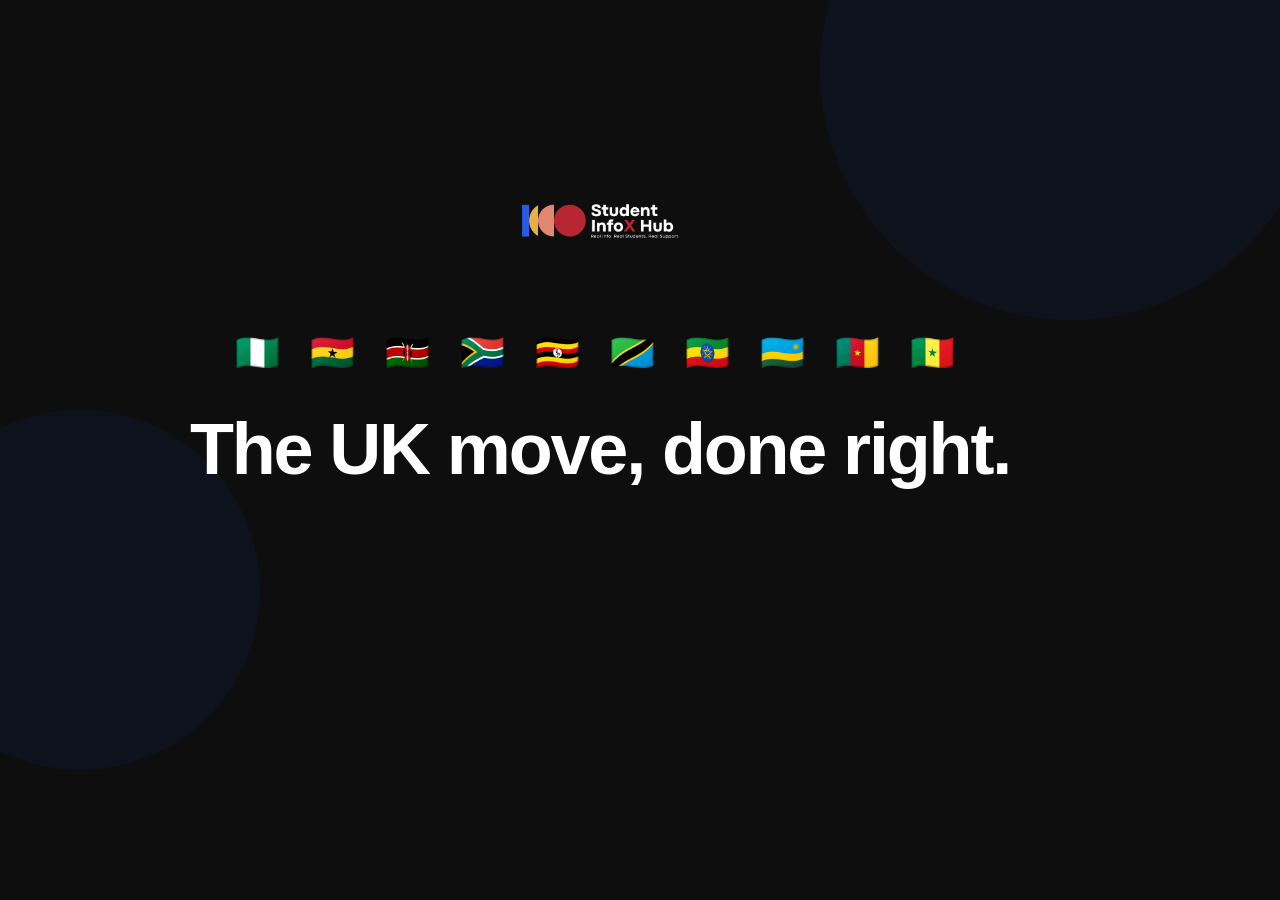
<file: og-image.html>
<!DOCTYPE html>
<html>
<head>
  <meta charset="UTF-8" />
  <style>
    * { margin: 0; padding: 0; box-sizing: border-box; }
    body {
      width: 1200px;
      height: 630px;
      display: flex;
      align-items: center;
      justify-content: center;
      background: #0E0E0E;
      font-family: -apple-system, BlinkMacSystemFont, 'Segoe UI', sans-serif;
      overflow: hidden;
      position: relative;
    }

    .circle {
      position: absolute;
      border-radius: 50%;
      background: #1E5EF3;
      opacity: 0.06;
    }
    .c1 { width: 500px; height: 500px; top: -180px; right: -120px; }
    .c2 { width: 360px; height: 360px; bottom: -140px; left: -100px; }

    .content {
      position: relative;
      z-index: 2;
      text-align: center;
    }

    .logo-row {
      display: flex;
      align-items: center;
      justify-content: center;
      margin-bottom: 32px;
    }

    .logo-row img {
      height: 160px;
      width: auto;
    }

    .flags {
      font-size: 36px;
      letter-spacing: 10px;
      margin-bottom: 36px;
    }

    h1 {
      font-size: 72px;
      font-weight: 800;
      color: #FFFFFF;
      letter-spacing: -0.03em;
      line-height: 1.1;
    }
  </style>
</head>
<body>
  <div class="circle c1"></div>
  <div class="circle c2"></div>

  <div class="content">
    <div class="logo-row">
      <img src="infox-logo.png" alt="Student InfoX Hub" />
    </div>
    <div class="flags">🇳🇬 🇬🇭 🇰🇪 🇿🇦 🇺🇬 🇹🇿 🇪🇹 🇷🇼 🇨🇲 🇸🇳</div>
    <h1>The UK move, done right.</h1>
  </div>
</body>
</html>
</file>
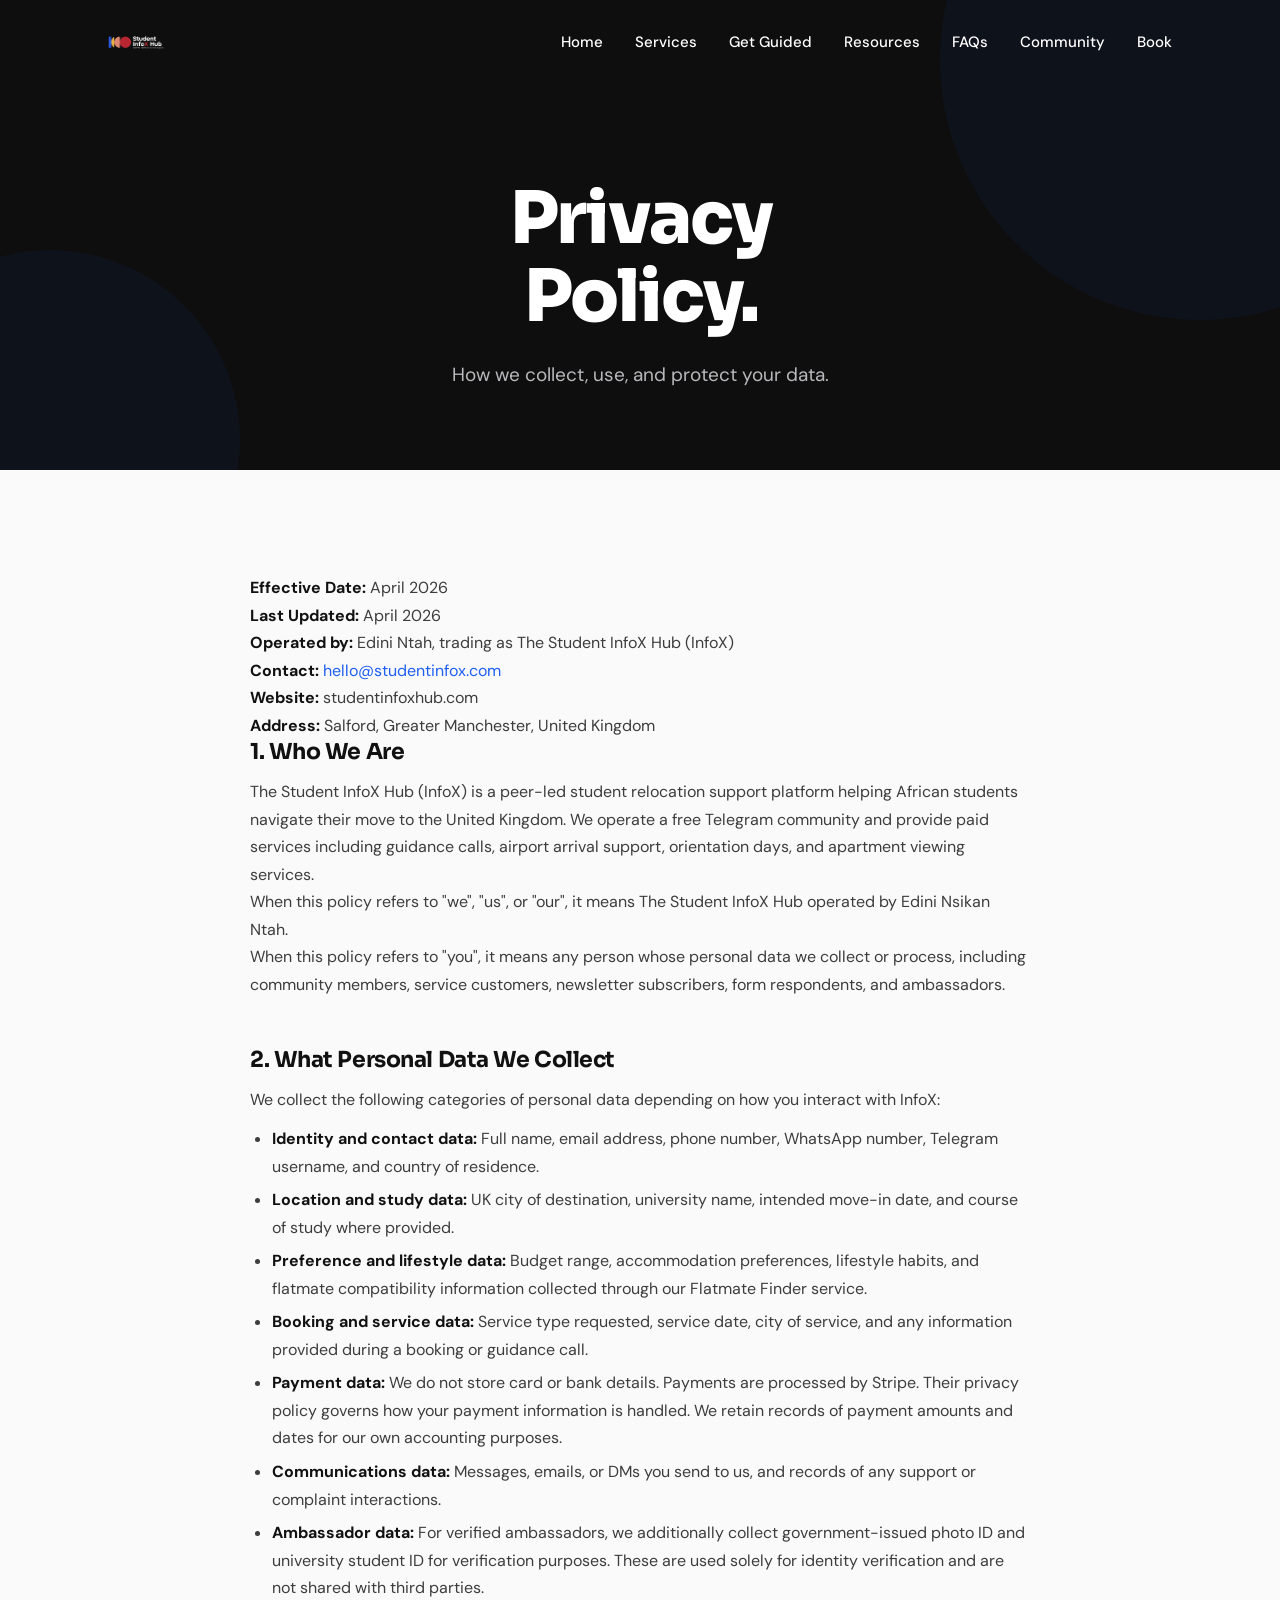
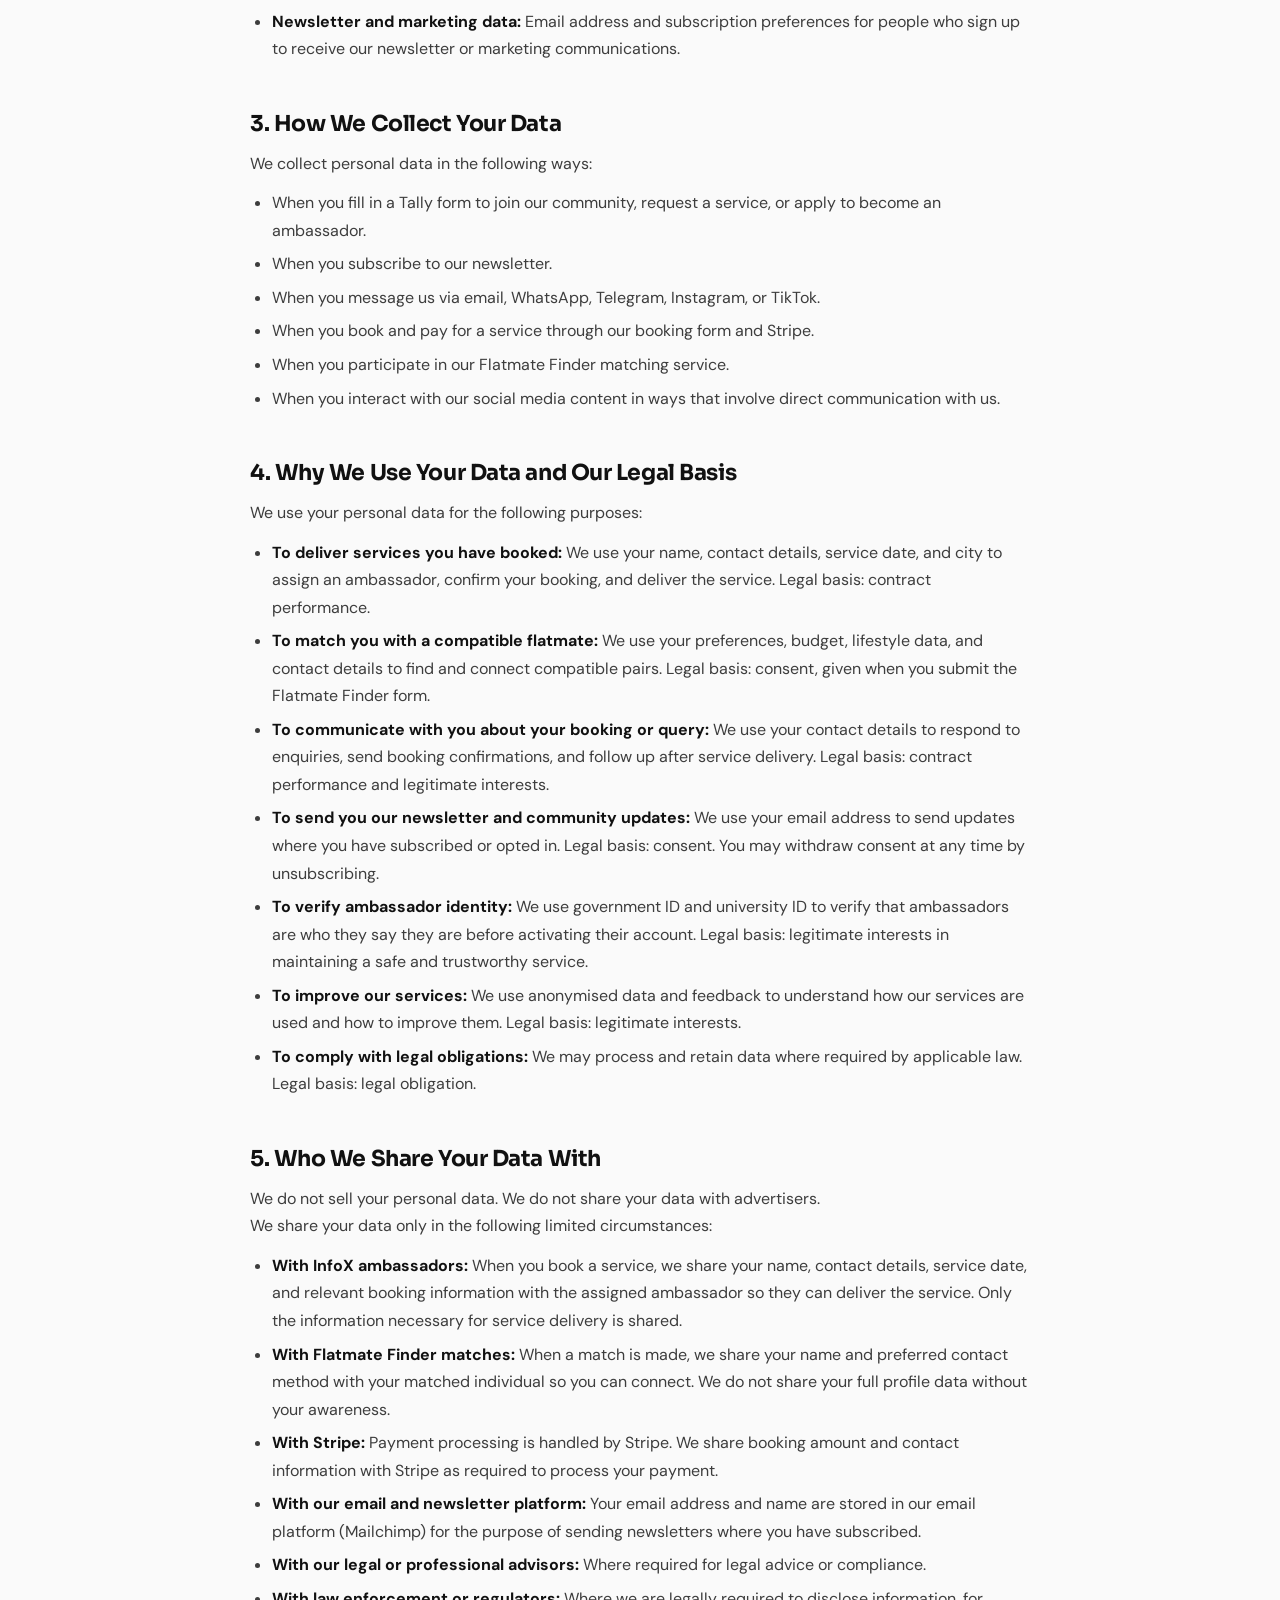
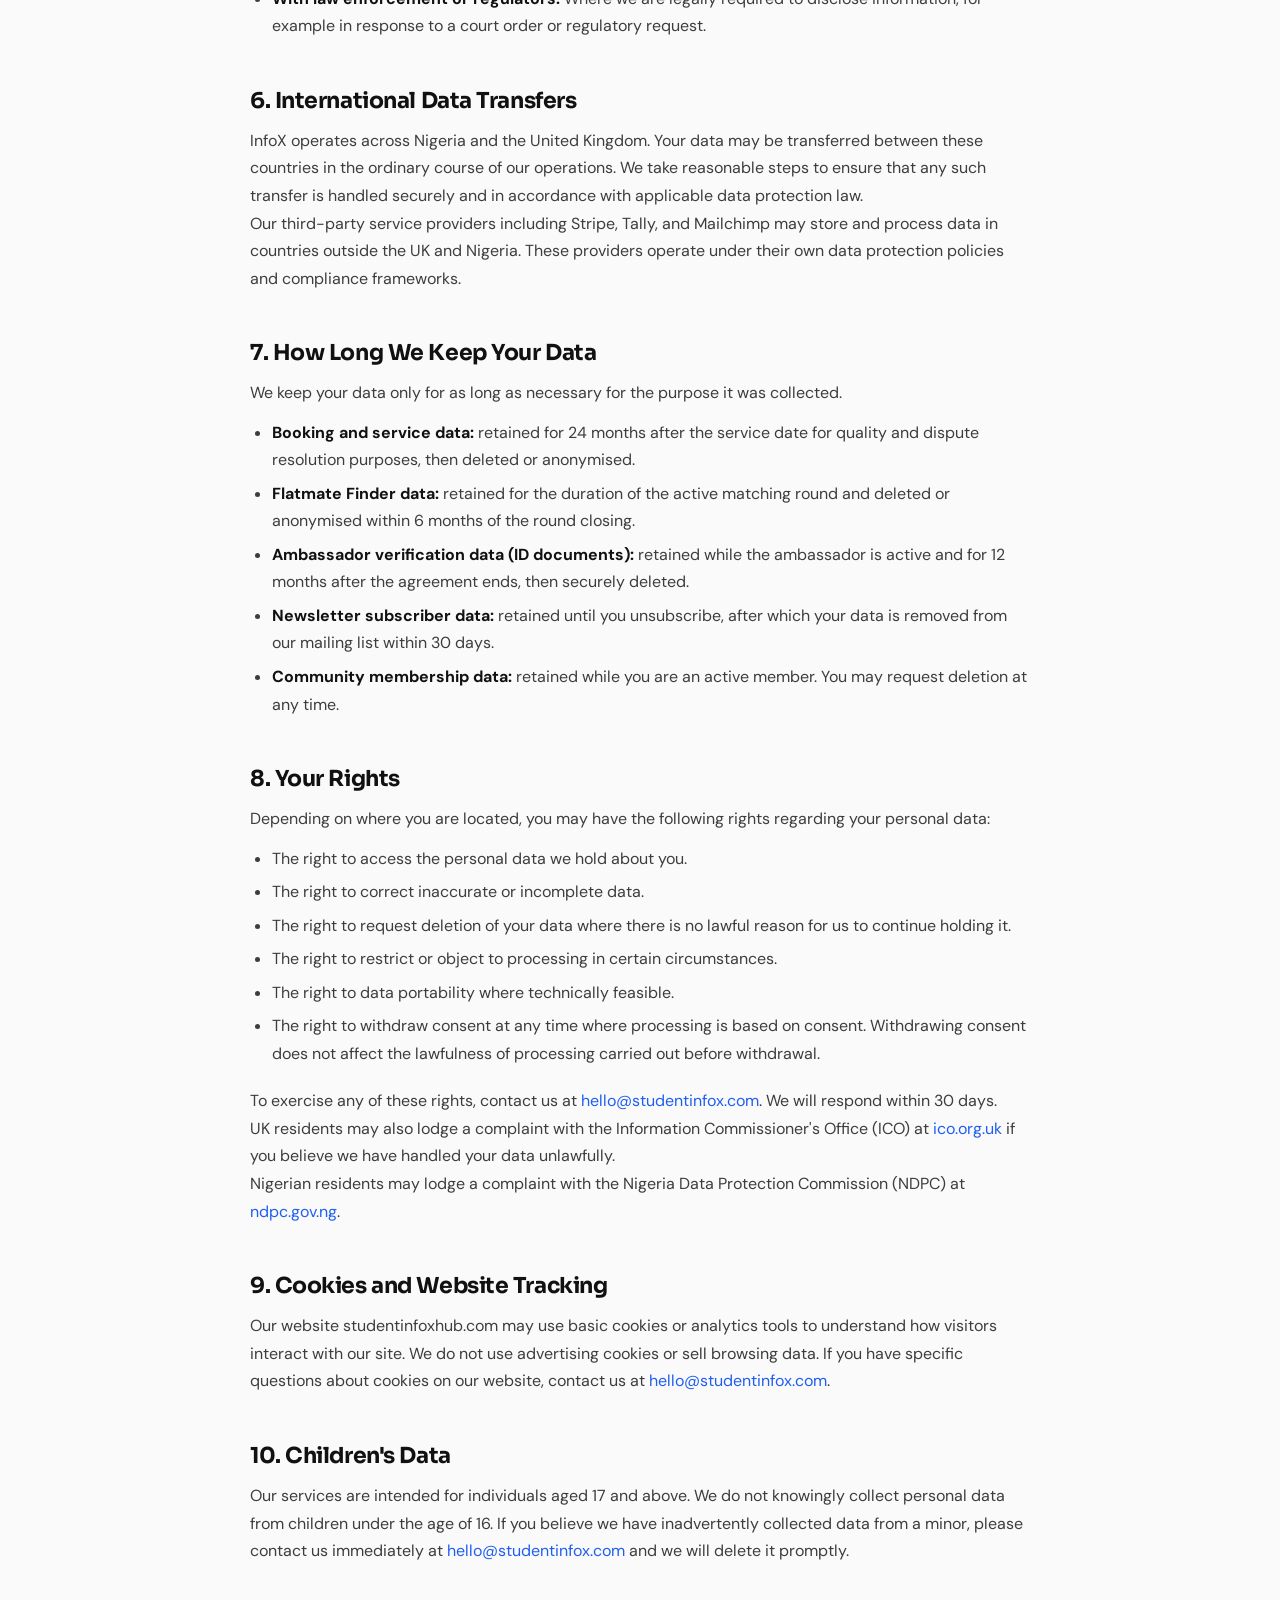
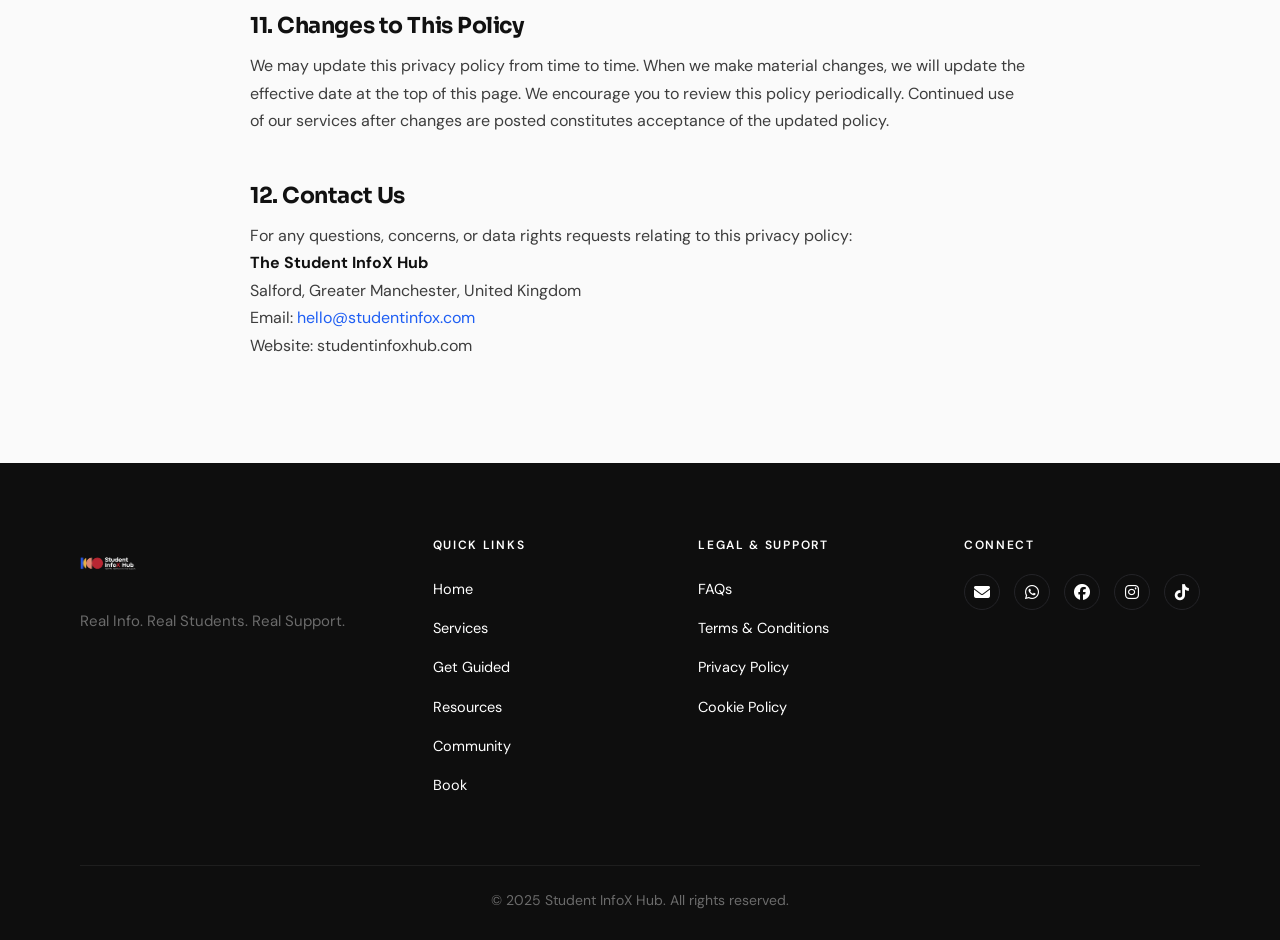
<file: privacy-policy.html>
<!DOCTYPE html>
<html lang="en">
<head>
  <meta charset="UTF-8" />
  <meta name="viewport" content="width=device-width, initial-scale=1.0" />
  <title>Privacy Policy | Student InfoX Hub</title>
  <meta name="description" content="How The Student InfoX Hub collects, uses, and protects your personal data." />
  <link rel="icon" type="image/png" href="infox-logo-dark.png" />
  <meta property="og:title" content="Privacy Policy | Student InfoX Hub" />
  <meta property="og:description" content="How The Student InfoX Hub collects, uses, and protects your personal data." />
  <meta property="og:image" content="https://studentinfox.com/og-image.png" />
  <meta property="og:type" content="website" />
  <link rel="preconnect" href="https://fonts.googleapis.com" />
  <link rel="preconnect" href="https://fonts.gstatic.com" crossorigin />
  <link href="https://fonts.googleapis.com/css2?family=DM+Sans:wght@400;500;600&family=Sora:wght@600;700;800&display=swap" rel="stylesheet" />
  <link rel="stylesheet" href="https://cdnjs.cloudflare.com/ajax/libs/font-awesome/6.5.1/css/all.min.css" />
  <link rel="stylesheet" href="style.css?v=4" />
  <script type="text/javascript" src="https://embeds.iubenda.com/widgets/f7713185-6bda-496e-9aa4-4184d6ed4f8c.js"></script>
</head>
<body>

  <!-- ===================== NAV ===================== -->
  <nav class="nav">
    <div class="nav-inner">
      <a href="index.html" class="nav-logo" aria-label="Student InfoX Hub, Home">
        <img src="infox-logo.png" alt="Student InfoX Hub" height="56" class="logo-light" />
        <img src="infox-logo-dark.png" alt="" aria-hidden="true" height="56" class="logo-dark" />
      </a>
      <button class="nav-toggle" aria-label="Toggle menu" aria-expanded="false">
        <i class="fa-solid fa-bars"></i>
      </button>
      <ul class="nav-links">
        <li><a href="index.html">Home</a></li>
        <li><a href="services.html">Services</a></li>
        <li><a href="get-guided.html">Get Guided</a></li>
        <li><a href="resources.html">Resources</a></li>
        <li><a href="faqs.html">FAQs</a></li>
        <li><a href="community.html">Community</a></li>
        <li><a href="book.html">Book</a></li>
      </ul>
    </div>
  </nav>

  <!-- ===================== HERO ===================== -->
  <header class="hero mini">
    <div class="hero-circle c1" aria-hidden="true"></div>
    <div class="hero-circle c2" aria-hidden="true"></div>
    <div class="hero-inner">
      <h1>
        <span class="line line-1">Privacy</span>
        <span class="line line-2">Policy.</span>
      </h1>
      <p class="sub on-mini">How we collect, use, and protect your data.</p>
    </div>
  </header>

  <!-- ===================== CONTENT ===================== -->
  <section class="bg-surface">
    <div class="container">
      <div class="legal-content reveal">

        <p><strong>Effective Date:</strong> April 2026<br />
        <strong>Last Updated:</strong> April 2026<br />
        <strong>Operated by:</strong> Edini Ntah, trading as The Student InfoX Hub (InfoX)<br />
        <strong>Contact:</strong> <a href="mailto:hello@studentinfox.com">hello@studentinfox.com</a><br />
        <strong>Website:</strong> studentinfoxhub.com<br />
        <strong>Address:</strong> Salford, Greater Manchester, United Kingdom</p>

        <h2>1. Who We Are</h2>
        <p>The Student InfoX Hub (InfoX) is a peer-led student relocation support platform helping African students navigate their move to the United Kingdom. We operate a free Telegram community and provide paid services including guidance calls, airport arrival support, orientation days, and apartment viewing services.</p>
        <p>When this policy refers to "we", "us", or "our", it means The Student InfoX Hub operated by Edini Nsikan Ntah.</p>
        <p>When this policy refers to "you", it means any person whose personal data we collect or process, including community members, service customers, newsletter subscribers, form respondents, and ambassadors.</p>

        <h2>2. What Personal Data We Collect</h2>
        <p>We collect the following categories of personal data depending on how you interact with InfoX:</p>
        <ul>
          <li><strong>Identity and contact data:</strong> Full name, email address, phone number, WhatsApp number, Telegram username, and country of residence.</li>
          <li><strong>Location and study data:</strong> UK city of destination, university name, intended move-in date, and course of study where provided.</li>
          <li><strong>Preference and lifestyle data:</strong> Budget range, accommodation preferences, lifestyle habits, and flatmate compatibility information collected through our Flatmate Finder service.</li>
          <li><strong>Booking and service data:</strong> Service type requested, service date, city of service, and any information provided during a booking or guidance call.</li>
          <li><strong>Payment data:</strong> We do not store card or bank details. Payments are processed by Stripe. Their privacy policy governs how your payment information is handled. We retain records of payment amounts and dates for our own accounting purposes.</li>
          <li><strong>Communications data:</strong> Messages, emails, or DMs you send to us, and records of any support or complaint interactions.</li>
          <li><strong>Ambassador data:</strong> For verified ambassadors, we additionally collect government-issued photo ID and university student ID for verification purposes. These are used solely for identity verification and are not shared with third parties.</li>
          <li><strong>Newsletter and marketing data:</strong> Email address and subscription preferences for people who sign up to receive our newsletter or marketing communications.</li>
        </ul>

        <h2>3. How We Collect Your Data</h2>
        <p>We collect personal data in the following ways:</p>
        <ul>
          <li>When you fill in a Tally form to join our community, request a service, or apply to become an ambassador.</li>
          <li>When you subscribe to our newsletter.</li>
          <li>When you message us via email, WhatsApp, Telegram, Instagram, or TikTok.</li>
          <li>When you book and pay for a service through our booking form and Stripe.</li>
          <li>When you participate in our Flatmate Finder matching service.</li>
          <li>When you interact with our social media content in ways that involve direct communication with us.</li>
        </ul>

        <h2>4. Why We Use Your Data and Our Legal Basis</h2>
        <p>We use your personal data for the following purposes:</p>
        <ul>
          <li><strong>To deliver services you have booked:</strong> We use your name, contact details, service date, and city to assign an ambassador, confirm your booking, and deliver the service. Legal basis: contract performance.</li>
          <li><strong>To match you with a compatible flatmate:</strong> We use your preferences, budget, lifestyle data, and contact details to find and connect compatible pairs. Legal basis: consent, given when you submit the Flatmate Finder form.</li>
          <li><strong>To communicate with you about your booking or query:</strong> We use your contact details to respond to enquiries, send booking confirmations, and follow up after service delivery. Legal basis: contract performance and legitimate interests.</li>
          <li><strong>To send you our newsletter and community updates:</strong> We use your email address to send updates where you have subscribed or opted in. Legal basis: consent. You may withdraw consent at any time by unsubscribing.</li>
          <li><strong>To verify ambassador identity:</strong> We use government ID and university ID to verify that ambassadors are who they say they are before activating their account. Legal basis: legitimate interests in maintaining a safe and trustworthy service.</li>
          <li><strong>To improve our services:</strong> We use anonymised data and feedback to understand how our services are used and how to improve them. Legal basis: legitimate interests.</li>
          <li><strong>To comply with legal obligations:</strong> We may process and retain data where required by applicable law. Legal basis: legal obligation.</li>
        </ul>

        <h2>5. Who We Share Your Data With</h2>
        <p>We do not sell your personal data. We do not share your data with advertisers.</p>
        <p>We share your data only in the following limited circumstances:</p>
        <ul>
          <li><strong>With InfoX ambassadors:</strong> When you book a service, we share your name, contact details, service date, and relevant booking information with the assigned ambassador so they can deliver the service. Only the information necessary for service delivery is shared.</li>
          <li><strong>With Flatmate Finder matches:</strong> When a match is made, we share your name and preferred contact method with your matched individual so you can connect. We do not share your full profile data without your awareness.</li>
          <li><strong>With Stripe:</strong> Payment processing is handled by Stripe. We share booking amount and contact information with Stripe as required to process your payment.</li>
          <li><strong>With our email and newsletter platform:</strong> Your email address and name are stored in our email platform (Mailchimp) for the purpose of sending newsletters where you have subscribed.</li>
          <li><strong>With our legal or professional advisors:</strong> Where required for legal advice or compliance.</li>
          <li><strong>With law enforcement or regulators:</strong> Where we are legally required to disclose information, for example in response to a court order or regulatory request.</li>
        </ul>

        <h2>6. International Data Transfers</h2>
        <p>InfoX operates across Nigeria and the United Kingdom. Your data may be transferred between these countries in the ordinary course of our operations. We take reasonable steps to ensure that any such transfer is handled securely and in accordance with applicable data protection law.</p>
        <p>Our third-party service providers including Stripe, Tally, and Mailchimp may store and process data in countries outside the UK and Nigeria. These providers operate under their own data protection policies and compliance frameworks.</p>

        <h2>7. How Long We Keep Your Data</h2>
        <p>We keep your data only for as long as necessary for the purpose it was collected.</p>
        <ul>
          <li><strong>Booking and service data:</strong> retained for 24 months after the service date for quality and dispute resolution purposes, then deleted or anonymised.</li>
          <li><strong>Flatmate Finder data:</strong> retained for the duration of the active matching round and deleted or anonymised within 6 months of the round closing.</li>
          <li><strong>Ambassador verification data (ID documents):</strong> retained while the ambassador is active and for 12 months after the agreement ends, then securely deleted.</li>
          <li><strong>Newsletter subscriber data:</strong> retained until you unsubscribe, after which your data is removed from our mailing list within 30 days.</li>
          <li><strong>Community membership data:</strong> retained while you are an active member. You may request deletion at any time.</li>
        </ul>

        <h2>8. Your Rights</h2>
        <p>Depending on where you are located, you may have the following rights regarding your personal data:</p>
        <ul>
          <li>The right to access the personal data we hold about you.</li>
          <li>The right to correct inaccurate or incomplete data.</li>
          <li>The right to request deletion of your data where there is no lawful reason for us to continue holding it.</li>
          <li>The right to restrict or object to processing in certain circumstances.</li>
          <li>The right to data portability where technically feasible.</li>
          <li>The right to withdraw consent at any time where processing is based on consent. Withdrawing consent does not affect the lawfulness of processing carried out before withdrawal.</li>
        </ul>
        <p>To exercise any of these rights, contact us at <a href="mailto:hello@studentinfox.com">hello@studentinfox.com</a>. We will respond within 30 days.</p>
        <p>UK residents may also lodge a complaint with the Information Commissioner's Office (ICO) at <a href="https://ico.org.uk" target="_blank" rel="noopener">ico.org.uk</a> if you believe we have handled your data unlawfully.</p>
        <p>Nigerian residents may lodge a complaint with the Nigeria Data Protection Commission (NDPC) at <a href="https://ndpc.gov.ng" target="_blank" rel="noopener">ndpc.gov.ng</a>.</p>

        <h2>9. Cookies and Website Tracking</h2>
        <p>Our website studentinfoxhub.com may use basic cookies or analytics tools to understand how visitors interact with our site. We do not use advertising cookies or sell browsing data. If you have specific questions about cookies on our website, contact us at <a href="mailto:hello@studentinfox.com">hello@studentinfox.com</a>.</p>

        <h2>10. Children's Data</h2>
        <p>Our services are intended for individuals aged 17 and above. We do not knowingly collect personal data from children under the age of 16. If you believe we have inadvertently collected data from a minor, please contact us immediately at <a href="mailto:hello@studentinfox.com">hello@studentinfox.com</a> and we will delete it promptly.</p>

        <h2>11. Changes to This Policy</h2>
        <p>We may update this privacy policy from time to time. When we make material changes, we will update the effective date at the top of this page. We encourage you to review this policy periodically. Continued use of our services after changes are posted constitutes acceptance of the updated policy.</p>

        <h2>12. Contact Us</h2>
        <p>For any questions, concerns, or data rights requests relating to this privacy policy:</p>
        <p><strong>The Student InfoX Hub</strong><br />
        Salford, Greater Manchester, United Kingdom<br />
        Email: <a href="mailto:hello@studentinfox.com">hello@studentinfox.com</a><br />
        Website: studentinfoxhub.com</p>

      </div>
    </div>
  </section>

  <!-- ===================== FOOTER ===================== -->
  <footer class="footer">
    <div class="footer-grid">
      <div>
        <div class="footer-logo">
          <img src="infox-logo.png" alt="Student InfoX Hub" height="56" />
        </div>
        <p class="tagline">Real Info. Real Students. Real Support.</p>
      </div>
      <div>
        <h5>Quick Links</h5>
        <ul>
          <li><a href="index.html">Home</a></li>
          <li><a href="services.html">Services</a></li>
          <li><a href="get-guided.html">Get Guided</a></li>
          <li><a href="resources.html">Resources</a></li>
          <li><a href="community.html">Community</a></li>
          <li><a href="book.html">Book</a></li>
        </ul>
      </div>
      <div>
        <h5>Legal &amp; Support</h5>
        <ul>
          <li><a href="faqs.html">FAQs</a></li>
          <li><a href="terms.html">Terms &amp; Conditions</a></li>
          <li><a href="https://www.iubenda.com/privacy-policy/10406801" class="iubenda-white iubenda-noiframe iubenda-embed" title="Privacy Policy">Privacy Policy</a></li>
          <li><a href="https://www.iubenda.com/privacy-policy/10406801/cookie-policy" class="iubenda-white iubenda-noiframe iubenda-embed" title="Cookie Policy">Cookie Policy</a></li>
        </ul>
      </div>
      <div>
        <h5>Connect</h5>
        <div class="socials">
          <a href="mailto:hello@studentinfox.com" aria-label="Email hello@studentinfox.com"><i class="fa-solid fa-envelope"></i></a>
          <a href="https://wa.me/447717557875" target="_blank" rel="noopener" aria-label="WhatsApp"><i class="fa-brands fa-whatsapp"></i></a>
          <a href="https://www.facebook.com/share/1aLQUynEeV/?mibextid=wwXIfr" target="_blank" rel="noopener" aria-label="Facebook @studentinfoxhub"><i class="fa-brands fa-facebook"></i></a>
          <a href="https://instagram.com/studentinfox" target="_blank" rel="noopener" aria-label="Instagram @studentinfox"><i class="fa-brands fa-instagram"></i></a>
          <a href="https://tiktok.com/@studentinfoxhub" target="_blank" rel="noopener" aria-label="TikTok @studentinfoxhub"><i class="fa-brands fa-tiktok"></i></a>
        </div>
      </div>
    </div>
    <div class="footer-bottom">&copy; 2025 Student InfoX Hub. All rights reserved.</div>
  </footer>

  <script src="main.js?v=5" defer></script>
  <script type="text/javascript">(function (w,d) {var loader = function () {var s = d.createElement("script"), tag = d.getElementsByTagName("script")[0]; s.src="https://cdn.iubenda.com/iubenda.js"; tag.parentNode.insertBefore(s,tag);}; if(w.addEventListener){w.addEventListener("load", loader, false);}else if(w.attachEvent){w.attachEvent("onload", loader);}else{w.onload = loader;}})(window, document);</script>
</body>
</html>
</file>
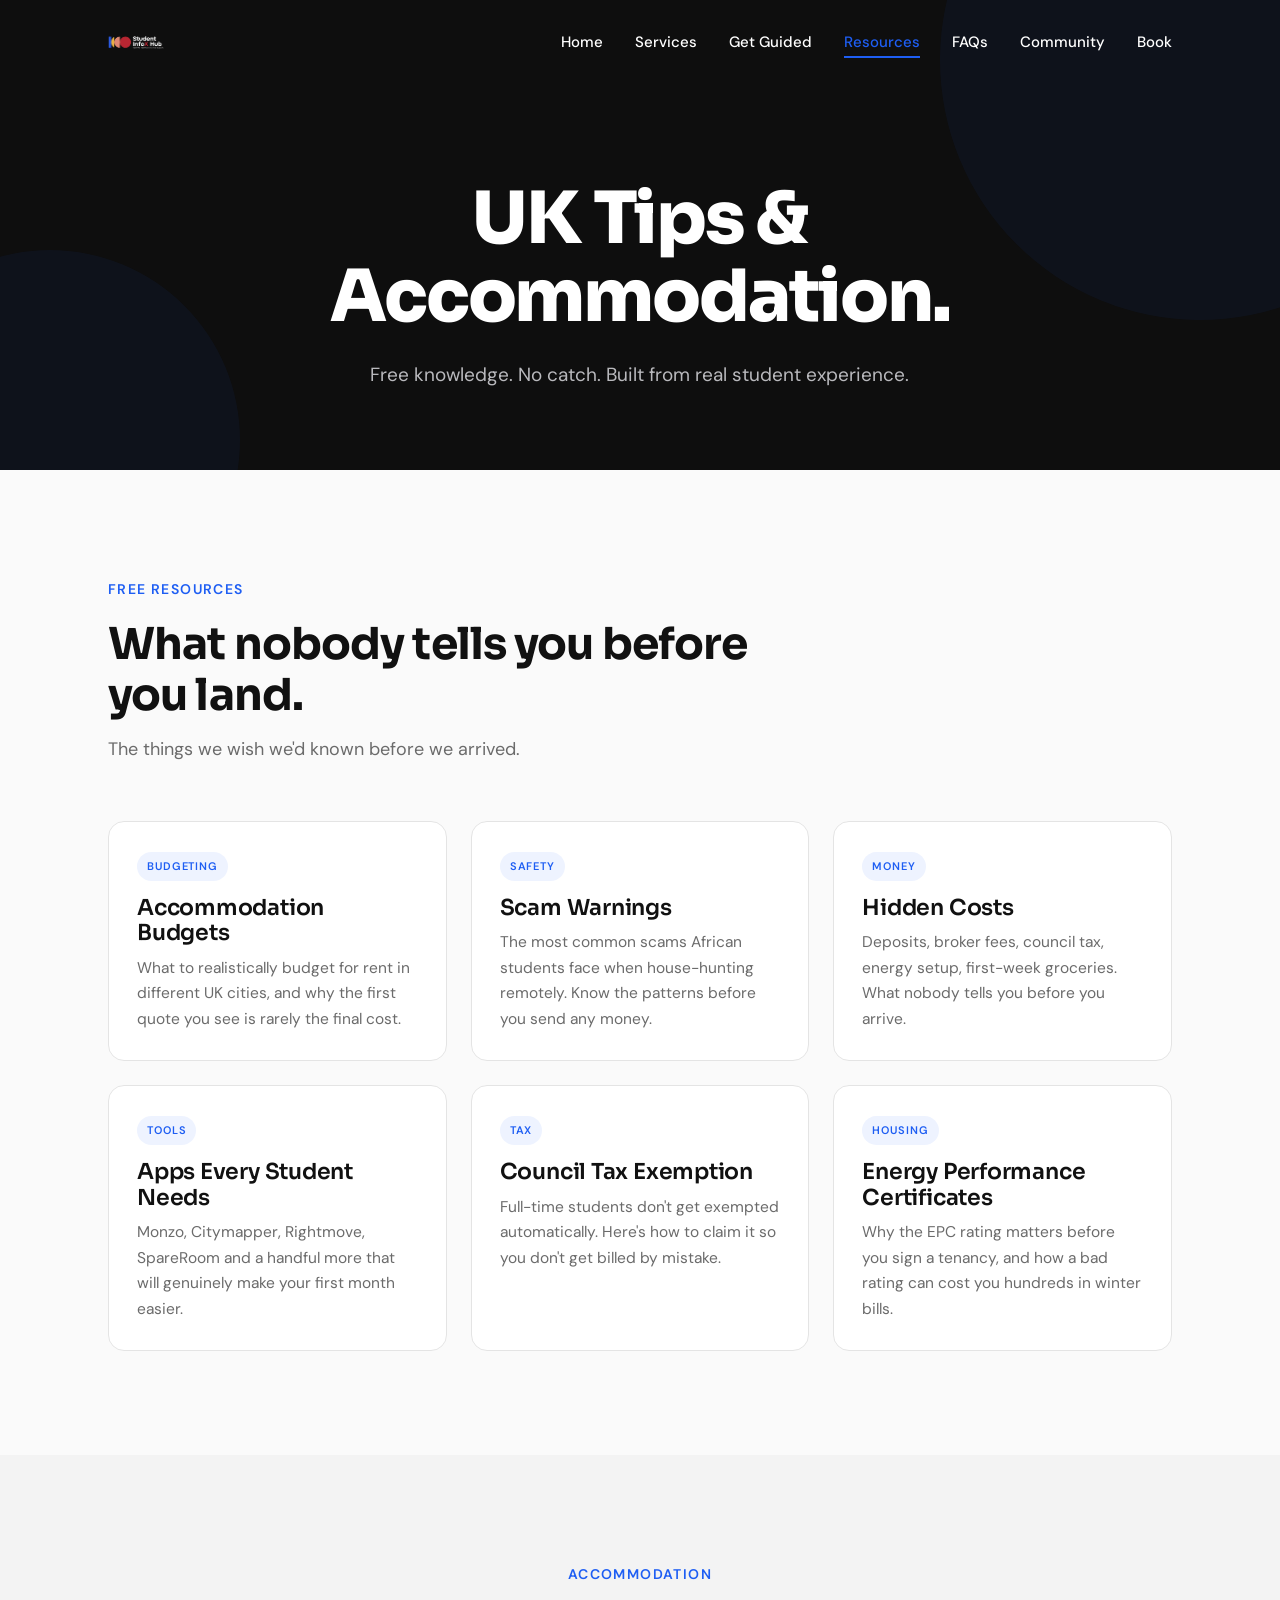
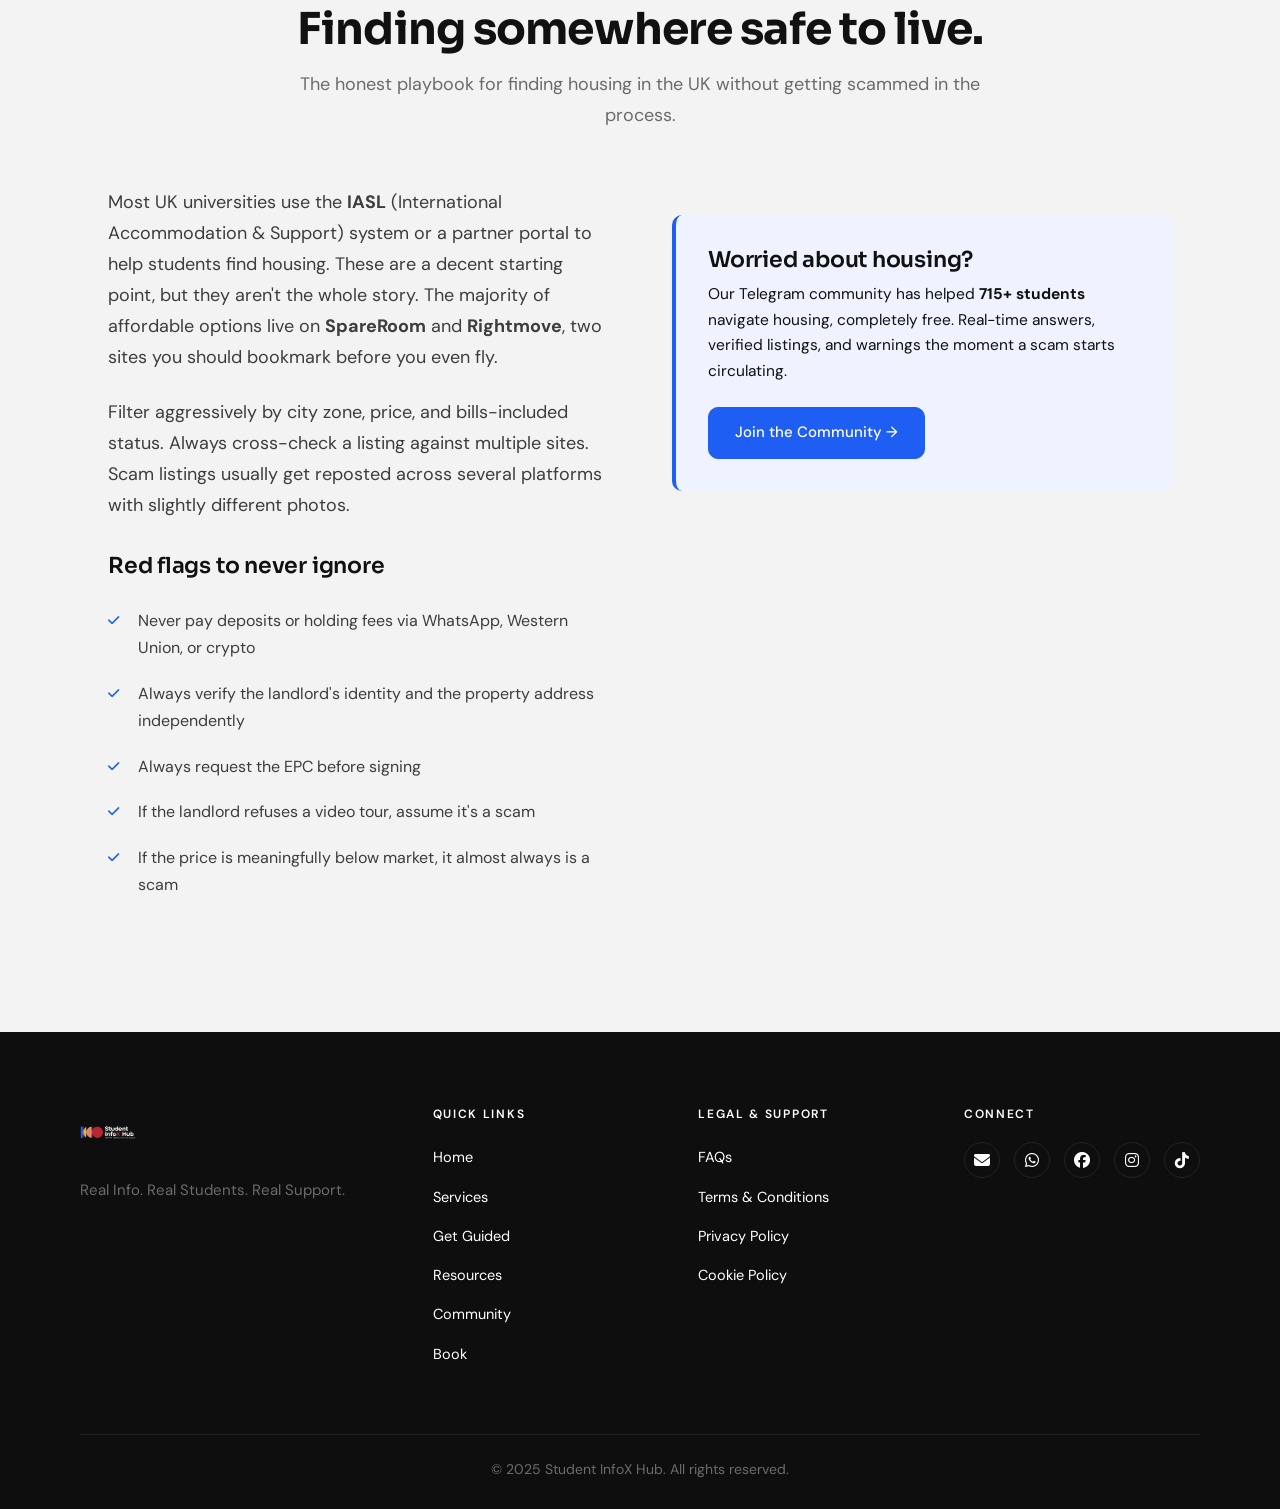
<file: resources.html>
<!DOCTYPE html>
<html lang="en">
<head>
  <meta charset="UTF-8" />
  <meta name="viewport" content="width=device-width, initial-scale=1.0" />
  <title>UK Tips &amp; Accommodation | Student InfoX Hub</title>
  <meta name="description" content="Free UK relocation knowledge for African students: housing, scams, hidden costs, apps, council tax and more." />
  <link rel="icon" type="image/png" href="infox-logo-dark.png" />
  <meta property="og:title" content="UK Tips &amp; Accommodation | Student InfoX Hub" />
  <meta property="og:description" content="Free UK relocation knowledge for African students: housing, scams, hidden costs, apps, council tax and more." />
  <meta property="og:image" content="https://studentinfox.com/og-image.png" />
  <meta property="og:type" content="website" />
  <link rel="preconnect" href="https://fonts.googleapis.com" />
  <link rel="preconnect" href="https://fonts.gstatic.com" crossorigin />
  <link href="https://fonts.googleapis.com/css2?family=DM+Sans:wght@400;500;600&family=Sora:wght@600;700;800&display=swap" rel="stylesheet" />
  <link rel="stylesheet" href="https://cdnjs.cloudflare.com/ajax/libs/font-awesome/6.5.1/css/all.min.css" />
  <link rel="stylesheet" href="style.css?v=4" />
  <script type="text/javascript" src="https://embeds.iubenda.com/widgets/f7713185-6bda-496e-9aa4-4184d6ed4f8c.js"></script>
</head>
<body>

  <!-- ===================== NAV ===================== -->
  <nav class="nav">
    <div class="nav-inner">
      <a href="index.html" class="nav-logo" aria-label="Student InfoX Hub, Home">
        <img src="infox-logo.png" alt="Student InfoX Hub" height="56" class="logo-light" />
        <img src="infox-logo-dark.png" alt="" aria-hidden="true" height="56" class="logo-dark" />
      </a>
      <button class="nav-toggle" aria-label="Toggle menu" aria-expanded="false">
        <i class="fa-solid fa-bars"></i>
      </button>
      <ul class="nav-links">
        <li><a href="index.html">Home</a></li>
        <li><a href="services.html">Services</a></li>
        <li><a href="get-guided.html">Get Guided</a></li>
        <li><a href="resources.html">Resources</a></li>
        <li><a href="faqs.html">FAQs</a></li>
        <li><a href="community.html">Community</a></li>
        <li><a href="book.html">Book</a></li>
      </ul>
    </div>
  </nav>

  <!-- ===================== HERO ===================== -->
  <header class="hero mini">
    <div class="hero-circle c1" aria-hidden="true"></div>
    <div class="hero-circle c2" aria-hidden="true"></div>
    <div class="hero-inner">
      <h1>
        <span class="line line-1">UK Tips &amp;</span>
        <span class="line line-2">Accommodation.</span>
      </h1>
      <p class="sub on-mini">Free knowledge. No catch. Built from real student experience.</p>
    </div>
  </header>

  <!-- ===================== UK TIPS ===================== -->
  <section class="bg-surface">
    <div class="container">
      <div class="section-head">
        <span class="eyebrow">Free resources</span>
        <h2>What nobody tells you before you land.</h2>
        <p>The things we wish we'd known before we arrived.</p>
      </div>

      <div class="grid-3 reveal stagger">
        <div class="card">
          <span class="card-tag">Budgeting</span>
          <h3>Accommodation Budgets</h3>
          <p>What to realistically budget for rent in different UK cities, and why the first quote you see is rarely the final cost.</p>
        </div>
        <div class="card">
          <span class="card-tag">Safety</span>
          <h3>Scam Warnings</h3>
          <p>The most common scams African students face when house-hunting remotely. Know the patterns before you send any money.</p>
        </div>
        <div class="card">
          <span class="card-tag">Money</span>
          <h3>Hidden Costs</h3>
          <p>Deposits, broker fees, council tax, energy setup, first-week groceries. What nobody tells you before you arrive.</p>
        </div>
        <div class="card">
          <span class="card-tag">Tools</span>
          <h3>Apps Every Student Needs</h3>
          <p>Monzo, Citymapper, Rightmove, SpareRoom and a handful more that will genuinely make your first month easier.</p>
        </div>
        <div class="card">
          <span class="card-tag">Tax</span>
          <h3>Council Tax Exemption</h3>
          <p>Full-time students don't get exempted automatically. Here's how to claim it so you don't get billed by mistake.</p>
        </div>
        <div class="card">
          <span class="card-tag">Housing</span>
          <h3>Energy Performance Certificates</h3>
          <p>Why the EPC rating matters before you sign a tenancy, and how a bad rating can cost you hundreds in winter bills.</p>
        </div>
      </div>
    </div>
  </section>

  <!-- ===================== ACCOMMODATION ===================== -->
  <section class="bg-surface-alt">
    <div class="container">
      <div class="section-head center mx-auto" style="margin-left:auto;margin-right:auto;">
        <span class="eyebrow">Accommodation</span>
        <h2>Finding somewhere safe to live.</h2>
        <p class="mx-auto" style="margin-left:auto;margin-right:auto;">The honest playbook for finding housing in the UK without getting scammed in the process.</p>
      </div>

      <div class="grid-2 reveal">
        <div>
          <p class="lead">
            Most UK universities use the <strong>IASL</strong> (International Accommodation &amp; Support) system or a partner portal to help students find housing. These are a decent starting point, but they aren't the whole story. The majority of affordable options live on <strong>SpareRoom</strong> and <strong>Rightmove</strong>, two sites you should bookmark before you even fly.
          </p>
          <p class="lead mt-24">
            Filter aggressively by city zone, price, and bills-included status. Always cross-check a listing against multiple sites. Scam listings usually get reposted across several platforms with slightly different photos.
          </p>

          <h3 style="margin-top:32px;">Red flags to never ignore</h3>
          <ul class="checklist">
            <li>Never pay deposits or holding fees via WhatsApp, Western Union, or crypto</li>
            <li>Always verify the landlord's identity and the property address independently</li>
            <li>Always request the EPC before signing</li>
            <li>If the landlord refuses a video tour, assume it's a scam</li>
            <li>If the price is meaningfully below market, it almost always is a scam</li>
          </ul>
        </div>

        <div>
          <div class="callout" style="padding:32px;">
            <h3 style="margin-bottom:10px;">Worried about housing?</h3>
            <p style="font-size:15.5px;color:var(--ink);margin-bottom:22px;">
              Our Telegram community has helped <strong>715+ students</strong> navigate housing, completely free. Real-time answers, verified listings, and warnings the moment a scam starts circulating.
            </p>
            <a href="community.html#tab-join" class="btn btn-primary">Join the Community →</a>
          </div>
        </div>
      </div>
    </div>
  </section>

  <!-- ===================== FOOTER ===================== -->
  <footer class="footer">
    <div class="footer-grid">
      <div>
        <div class="footer-logo">
          <img src="infox-logo.png" alt="Student InfoX Hub" height="56" />
        </div>
        <p class="tagline">Real Info. Real Students. Real Support.</p>
      </div>
      <div>
        <h5>Quick Links</h5>
        <ul>
          <li><a href="index.html">Home</a></li>
          <li><a href="services.html">Services</a></li>
          <li><a href="get-guided.html">Get Guided</a></li>
          <li><a href="resources.html">Resources</a></li>
          <li><a href="community.html">Community</a></li>
          <li><a href="book.html">Book</a></li>
        </ul>
      </div>
      <div>
        <h5>Legal &amp; Support</h5>
        <ul>
          <li><a href="faqs.html">FAQs</a></li>
          <li><a href="terms.html">Terms &amp; Conditions</a></li>
          <li><a href="https://www.iubenda.com/privacy-policy/10406801" class="iubenda-white iubenda-noiframe iubenda-embed" title="Privacy Policy">Privacy Policy</a></li>
          <li><a href="https://www.iubenda.com/privacy-policy/10406801/cookie-policy" class="iubenda-white iubenda-noiframe iubenda-embed" title="Cookie Policy">Cookie Policy</a></li>
        </ul>
      </div>
      <div>
        <h5>Connect</h5>
        <div class="socials">
          <a href="mailto:hello@studentinfox.com" aria-label="Email hello@studentinfox.com"><i class="fa-solid fa-envelope"></i></a>
          <a href="https://wa.me/447717557875" target="_blank" rel="noopener" aria-label="WhatsApp"><i class="fa-brands fa-whatsapp"></i></a>
          <a href="https://www.facebook.com/share/1aLQUynEeV/?mibextid=wwXIfr" target="_blank" rel="noopener" aria-label="Facebook @studentinfoxhub"><i class="fa-brands fa-facebook"></i></a>
          <a href="https://instagram.com/studentinfox" target="_blank" rel="noopener" aria-label="Instagram @studentinfox"><i class="fa-brands fa-instagram"></i></a>
          <a href="https://tiktok.com/@studentinfoxhub" target="_blank" rel="noopener" aria-label="TikTok @studentinfoxhub"><i class="fa-brands fa-tiktok"></i></a>
        </div>
      </div>
    </div>
    <div class="footer-bottom">&copy; 2025 Student InfoX Hub. All rights reserved.</div>
  </footer>

  <script src="main.js?v=5" defer></script>
  <script type="text/javascript">(function (w,d) {var loader = function () {var s = d.createElement("script"), tag = d.getElementsByTagName("script")[0]; s.src="https://cdn.iubenda.com/iubenda.js"; tag.parentNode.insertBefore(s,tag);}; if(w.addEventListener){w.addEventListener("load", loader, false);}else if(w.attachEvent){w.attachEvent("onload", loader);}else{w.onload = loader;}})(window, document);</script>
</body>
</html>
</file>
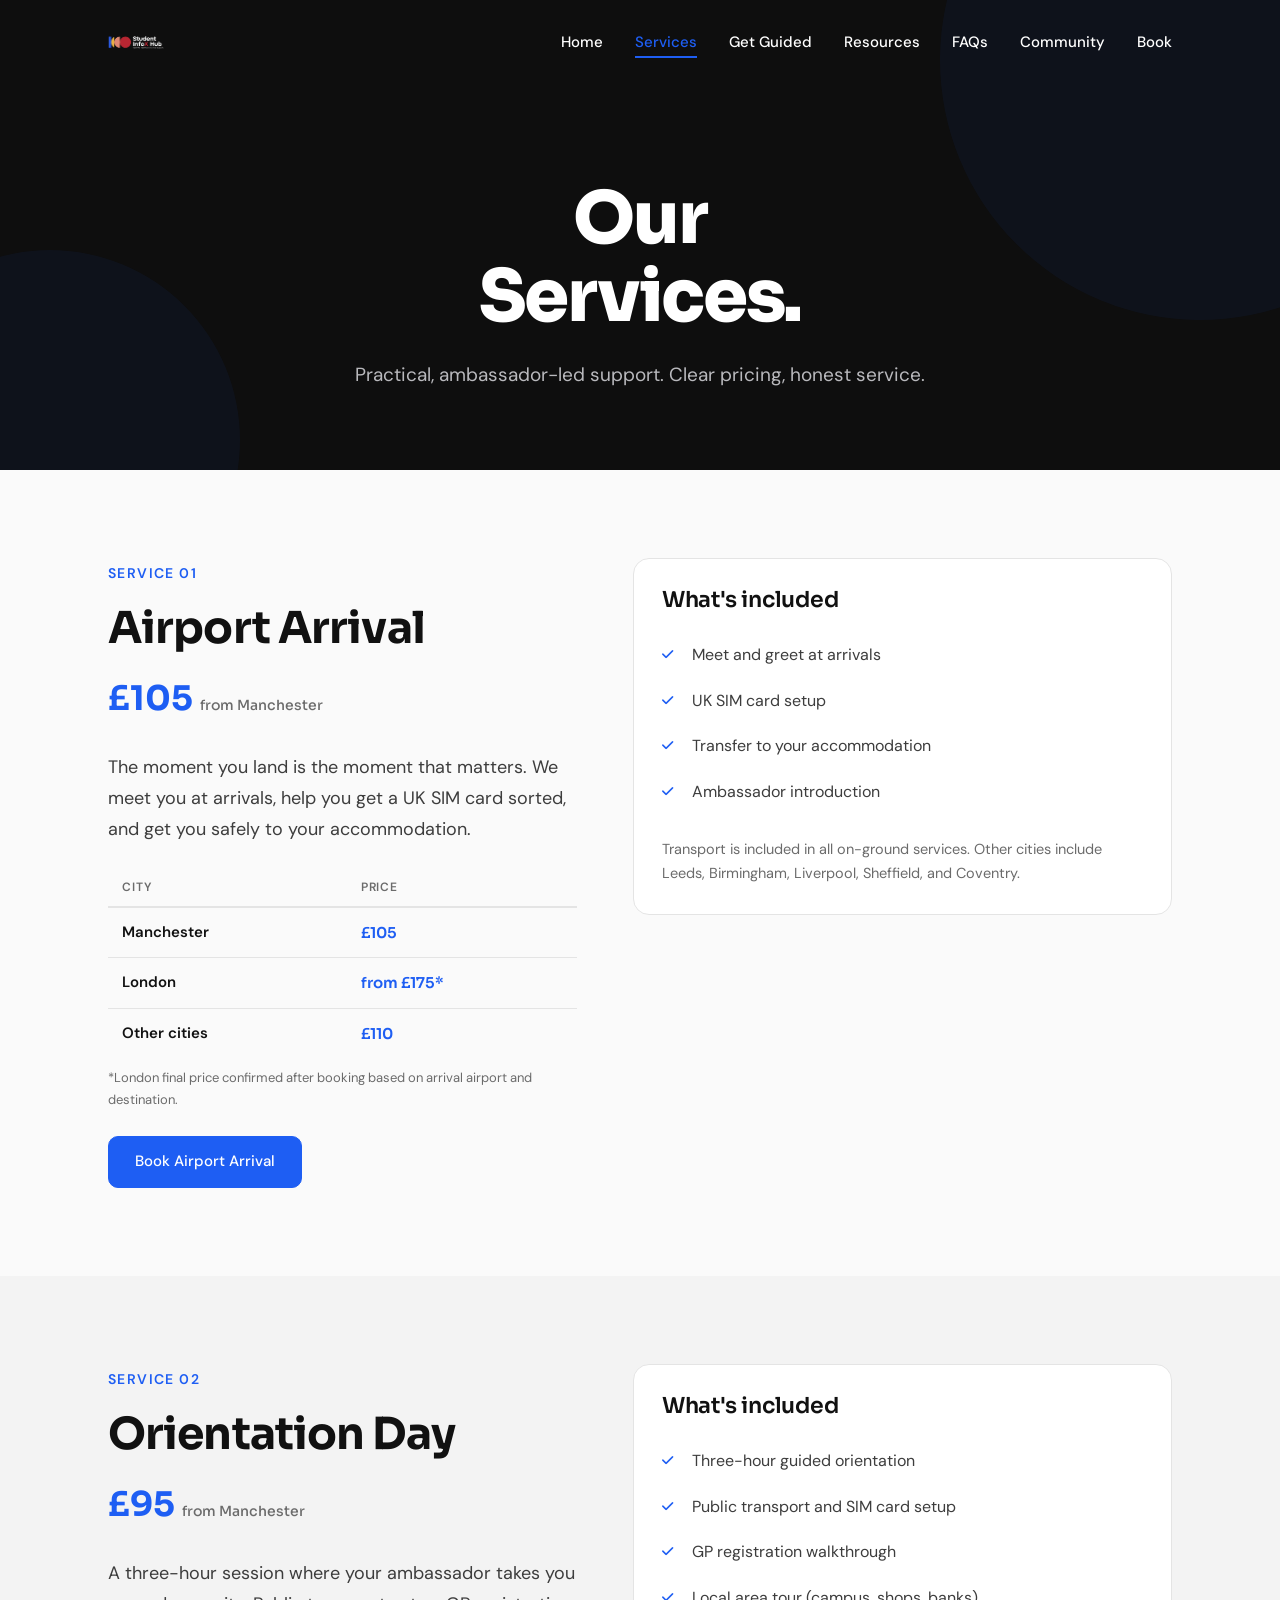
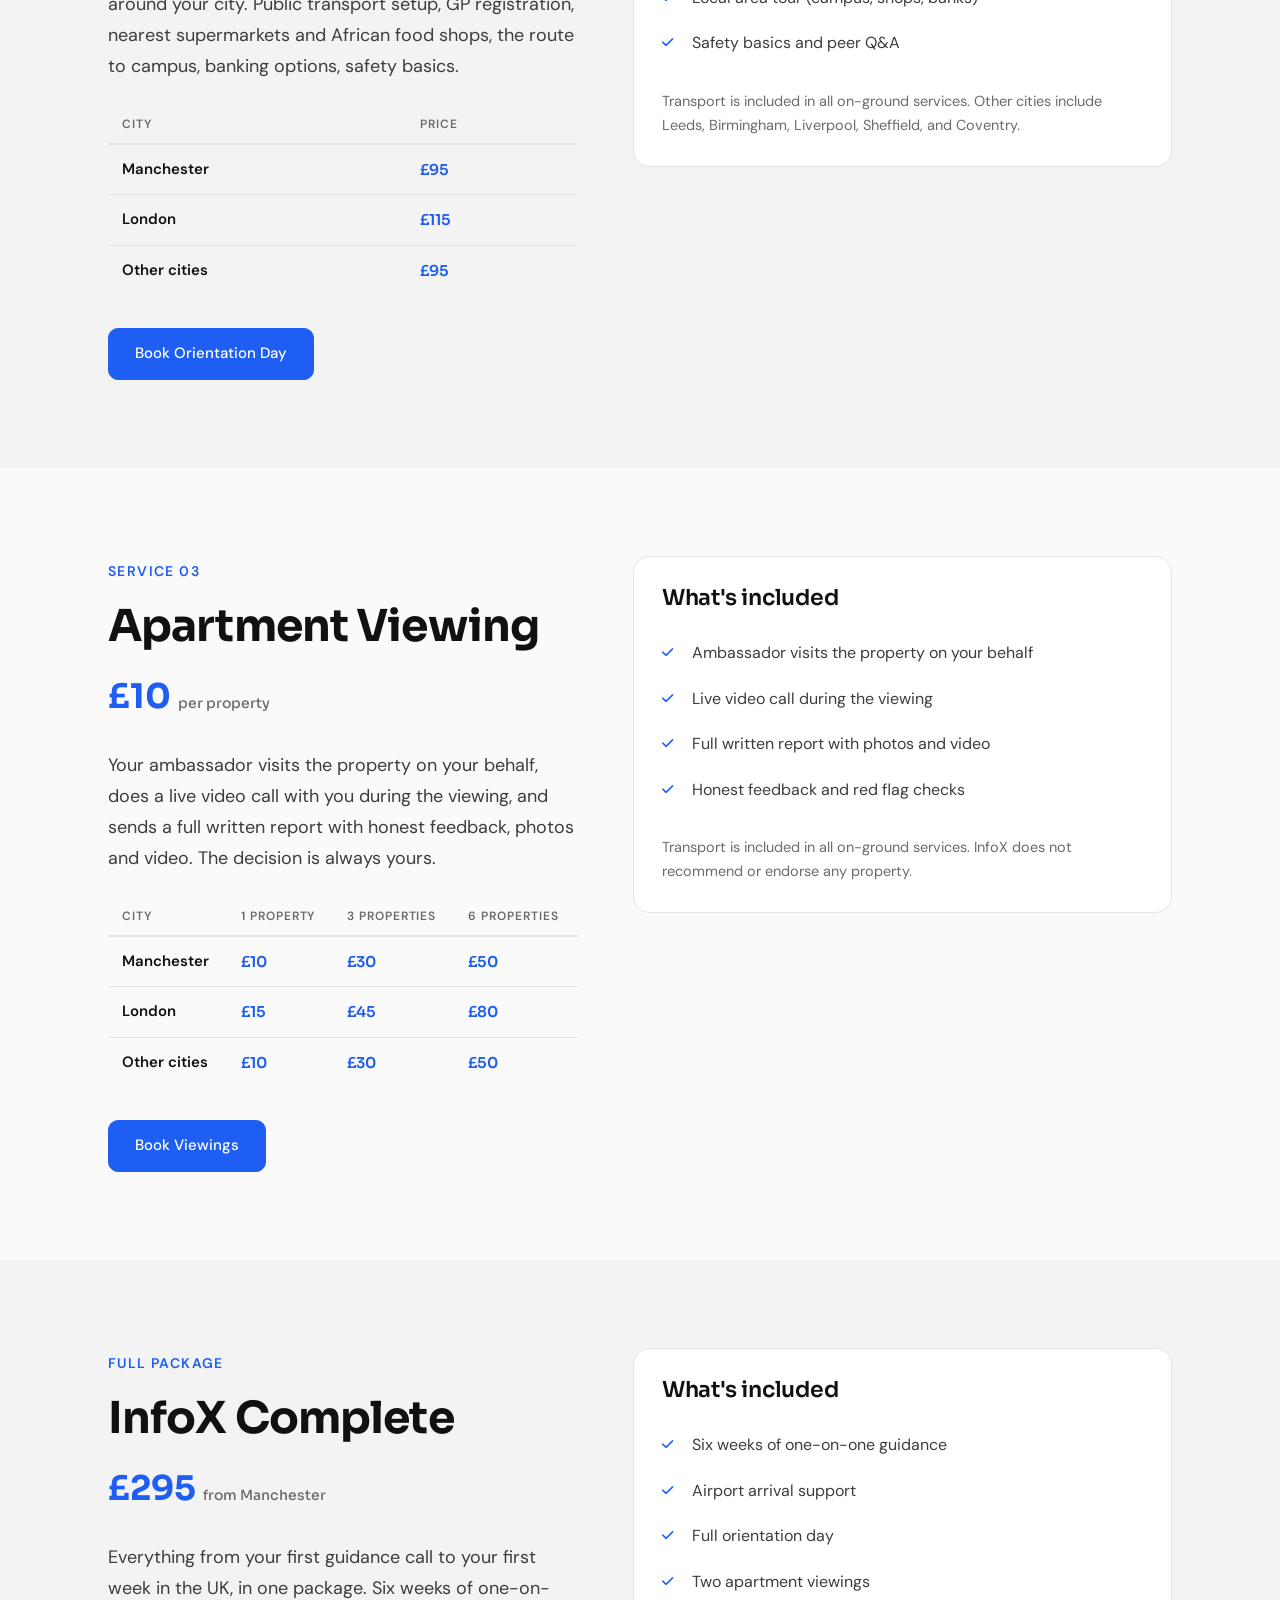
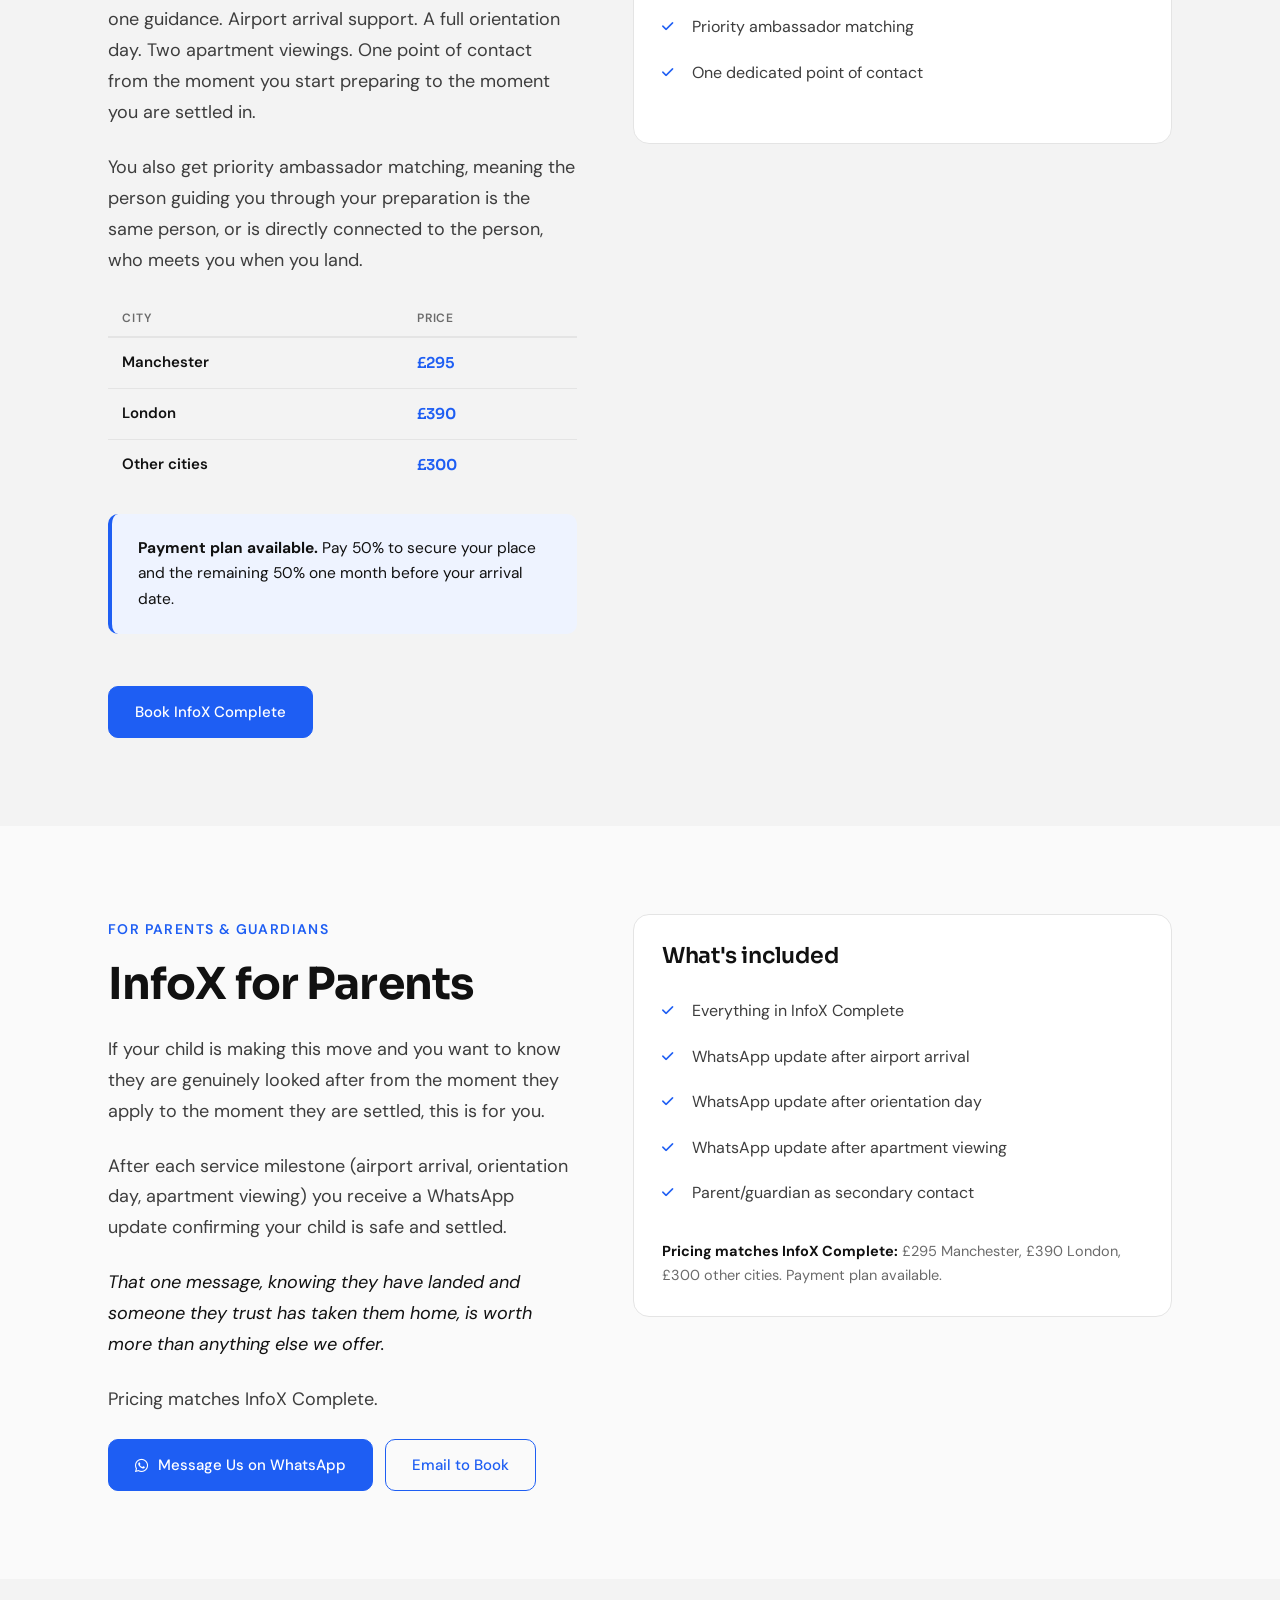
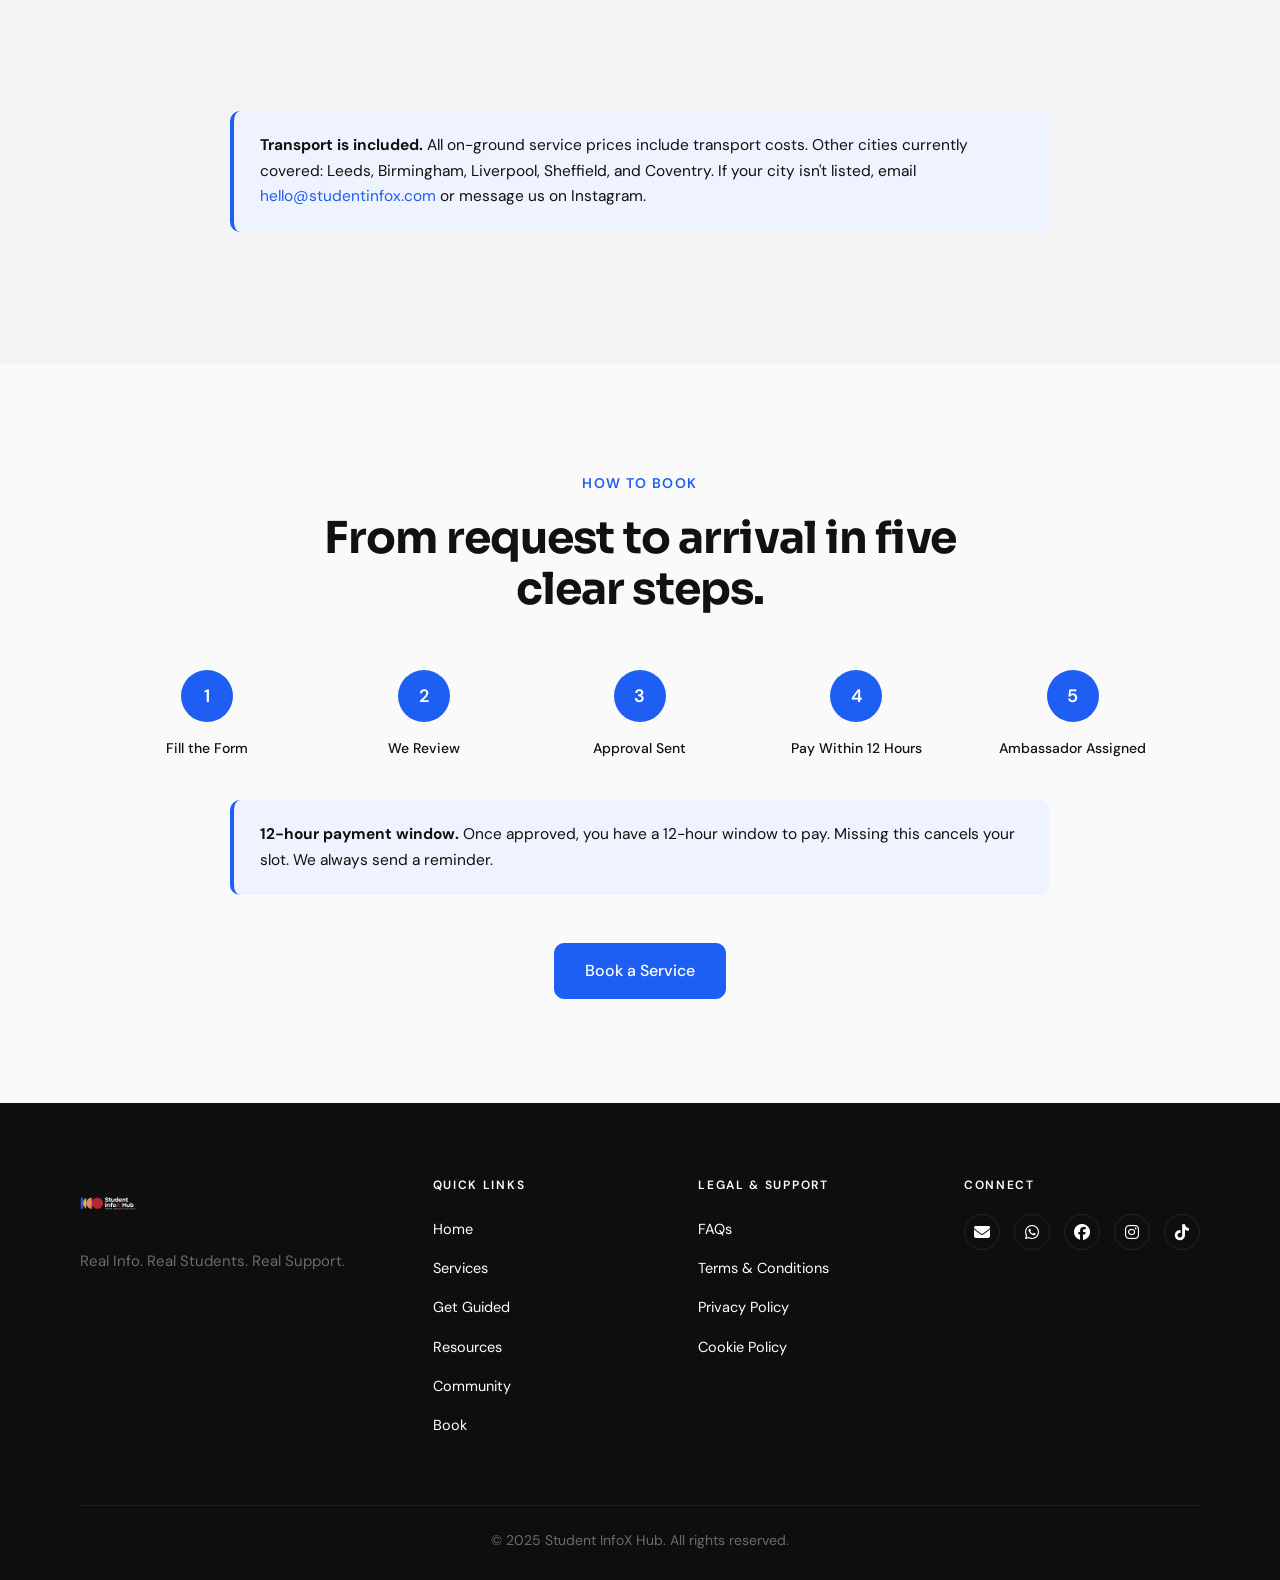
<file: services.html>
<!DOCTYPE html>
<html lang="en">
<head>
  <meta charset="UTF-8" />
  <meta name="viewport" content="width=device-width, initial-scale=1.0" />
  <title>Services | Student InfoX Hub</title>
  <meta name="description" content="Airport pickup, orientation day, and apartment viewing. Ambassador-led support services for African students arriving in the UK." />
  <link rel="icon" type="image/png" href="infox-logo-dark.png" />
  <meta property="og:title" content="Services | Student InfoX Hub" />
  <meta property="og:description" content="Airport pickup, orientation day, and apartment viewing. Ambassador-led support services for African students arriving in the UK." />
  <meta property="og:image" content="https://studentinfox.com/og-image.png" />
  <meta property="og:type" content="website" />
  <link rel="preconnect" href="https://fonts.googleapis.com" />
  <link rel="preconnect" href="https://fonts.gstatic.com" crossorigin />
  <link href="https://fonts.googleapis.com/css2?family=DM+Sans:wght@400;500;600&family=Sora:wght@600;700;800&display=swap" rel="stylesheet" />
  <link rel="stylesheet" href="https://cdnjs.cloudflare.com/ajax/libs/font-awesome/6.5.1/css/all.min.css" />
  <link rel="stylesheet" href="style.css?v=4" />
  <script type="text/javascript" src="https://embeds.iubenda.com/widgets/f7713185-6bda-496e-9aa4-4184d6ed4f8c.js"></script>
</head>
<body>

  <!-- ===================== NAV ===================== -->
  <nav class="nav">
    <div class="nav-inner">
      <a href="index.html" class="nav-logo" aria-label="Student InfoX Hub, Home">
        <img src="infox-logo.png" alt="Student InfoX Hub" height="56" class="logo-light" />
        <img src="infox-logo-dark.png" alt="" aria-hidden="true" height="56" class="logo-dark" />
      </a>
      <button class="nav-toggle" aria-label="Toggle menu" aria-expanded="false">
        <i class="fa-solid fa-bars"></i>
      </button>
      <ul class="nav-links">
        <li><a href="index.html">Home</a></li>
        <li><a href="services.html">Services</a></li>
        <li><a href="get-guided.html">Get Guided</a></li>
        <li><a href="resources.html">Resources</a></li>
        <li><a href="faqs.html">FAQs</a></li>
        <li><a href="community.html">Community</a></li>
        <li><a href="book.html">Book</a></li>
      </ul>
    </div>
  </nav>

  <!-- ===================== HERO ===================== -->
  <header class="hero mini">
    <div class="hero-circle c1" aria-hidden="true"></div>
    <div class="hero-circle c2" aria-hidden="true"></div>
    <div class="hero-inner">
      <h1>
        <span class="line line-1">Our</span>
        <span class="line line-2">Services.</span>
      </h1>
      <p class="sub on-mini">Practical, ambassador-led support. Clear pricing, honest service.</p>
    </div>
  </header>

  <!-- ===================== SERVICE 1: AIRPORT PICKUP ===================== -->
  <section class="service-section bg-surface">
    <div class="container">
      <div class="wrap reveal">
        <div>
          <span class="eyebrow">Service 01</span>
          <h2>Airport Arrival</h2>
          <span class="price">&pound;105 <small>from Manchester</small></span>
          <p class="lead mt-24">The moment you land is the moment that matters. We meet you at arrivals, help you get a UK SIM card sorted, and get you safely to your accommodation.</p>
          <table class="price-table mt-24">
            <thead><tr><th>City</th><th>Price</th></tr></thead>
            <tbody>
              <tr><td>Manchester</td><td>&pound;105</td></tr>
              <tr><td>London</td><td>from &pound;175*</td></tr>
              <tr><td>Other cities</td><td>&pound;110</td></tr>
            </tbody>
          </table>
          <p style="font-size:13px;color:var(--muted);margin-top:8px;">*London final price confirmed after booking based on arrival airport and destination.</p>
          <a href="book.html" class="btn btn-primary mt-24">Book Airport Arrival</a>
        </div>
        <div>
          <div class="card" style="background:var(--white);">
            <h3>What's included</h3>
            <ul class="checklist">
              <li>Meet and greet at arrivals</li>
              <li>UK SIM card setup</li>
              <li>Transfer to your accommodation</li>
              <li>Ambassador introduction</li>
            </ul>
            <p class="mt-24" style="font-size:14.5px;color:var(--muted);">
              Transport is included in all on-ground services. Other cities include Leeds, Birmingham, Liverpool, Sheffield, and Coventry.
            </p>
          </div>
        </div>
      </div>
    </div>
  </section>

  <!-- ===================== SERVICE 2: ORIENTATION DAY ===================== -->
  <section class="service-section bg-surface-alt">
    <div class="container">
      <div class="wrap reveal">
        <div>
          <span class="eyebrow">Service 02</span>
          <h2>Orientation Day</h2>
          <span class="price">&pound;95 <small>from Manchester</small></span>
          <p class="lead mt-24">A three-hour session where your ambassador takes you around your city. Public transport setup, GP registration, nearest supermarkets and African food shops, the route to campus, banking options, safety basics.</p>
          <table class="price-table mt-24">
            <thead><tr><th>City</th><th>Price</th></tr></thead>
            <tbody>
              <tr><td>Manchester</td><td>&pound;95</td></tr>
              <tr><td>London</td><td>&pound;115</td></tr>
              <tr><td>Other cities</td><td>&pound;95</td></tr>
            </tbody>
          </table>
          <a href="book.html" class="btn btn-primary mt-24">Book Orientation Day</a>
        </div>
        <div>
          <div class="card" style="background:var(--white);">
            <h3>What's included</h3>
            <ul class="checklist">
              <li>Three-hour guided orientation</li>
              <li>Public transport and SIM card setup</li>
              <li>GP registration walkthrough</li>
              <li>Local area tour (campus, shops, banks)</li>
              <li>Safety basics and peer Q&amp;A</li>
            </ul>
            <p class="mt-24" style="font-size:14.5px;color:var(--muted);">
              Transport is included in all on-ground services. Other cities include Leeds, Birmingham, Liverpool, Sheffield, and Coventry.
            </p>
          </div>
        </div>
      </div>
    </div>
  </section>

  <!-- ===================== SERVICE 3: APARTMENT VIEWING ===================== -->
  <section class="service-section bg-surface">
    <div class="container">
      <div class="wrap reveal">
        <div>
          <span class="eyebrow">Service 03</span>
          <h2>Apartment Viewing</h2>
          <span class="price">&pound;10 <small>per property</small></span>
          <p class="lead mt-24">Your ambassador visits the property on your behalf, does a live video call with you during the viewing, and sends a full written report with honest feedback, photos and video. The decision is always yours.</p>
          <div class="price-table-wrap">
            <table class="price-table mt-24">
              <thead><tr><th>City</th><th>1 property</th><th>3 properties</th><th>6 properties</th></tr></thead>
              <tbody>
                <tr><td>Manchester</td><td>&pound;10</td><td>&pound;30</td><td>&pound;50</td></tr>
                <tr><td>London</td><td>&pound;15</td><td>&pound;45</td><td>&pound;80</td></tr>
                <tr><td>Other cities</td><td>&pound;10</td><td>&pound;30</td><td>&pound;50</td></tr>
              </tbody>
            </table>
          </div>
          <a href="book.html" class="btn btn-primary mt-24">Book Viewings</a>
        </div>
        <div>
          <div class="card" style="background:var(--white);">
            <h3>What's included</h3>
            <ul class="checklist">
              <li>Ambassador visits the property on your behalf</li>
              <li>Live video call during the viewing</li>
              <li>Full written report with photos and video</li>
              <li>Honest feedback and red flag checks</li>
            </ul>
            <p class="mt-24" style="font-size:14.5px;color:var(--muted);">
              Transport is included in all on-ground services. InfoX does not recommend or endorse any property.
            </p>
          </div>
        </div>
      </div>
    </div>
  </section>

  <!-- ===================== INFOX COMPLETE ===================== -->
  <section class="service-section bg-surface-alt">
    <div class="container">
      <div class="wrap reveal">
        <div>
          <span class="eyebrow">Full package</span>
          <h2>InfoX Complete</h2>
          <span class="price">&pound;295 <small>from Manchester</small></span>
          <p class="lead mt-24">Everything from your first guidance call to your first week in the UK, in one package. Six weeks of one-on-one guidance. Airport arrival support. A full orientation day. Two apartment viewings. One point of contact from the moment you start preparing to the moment you are settled in.</p>
          <p class="lead mt-24">You also get priority ambassador matching, meaning the person guiding you through your preparation is the same person, or is directly connected to the person, who meets you when you land.</p>
          <table class="price-table mt-24">
            <thead><tr><th>City</th><th>Price</th></tr></thead>
            <tbody>
              <tr><td>Manchester</td><td>&pound;295</td></tr>
              <tr><td>London</td><td>&pound;390</td></tr>
              <tr><td>Other cities</td><td>&pound;300</td></tr>
            </tbody>
          </table>
          <div class="callout mt-24">
            <strong>Payment plan available.</strong> Pay 50% to secure your place and the remaining 50% one month before your arrival date.
          </div>
          <a href="book.html" class="btn btn-primary mt-24">Book InfoX Complete</a>
        </div>
        <div>
          <div class="card" style="background:var(--white);">
            <h3>What's included</h3>
            <ul class="checklist">
              <li>Six weeks of one-on-one guidance</li>
              <li>Airport arrival support</li>
              <li>Full orientation day</li>
              <li>Two apartment viewings</li>
              <li>Priority ambassador matching</li>
              <li>One dedicated point of contact</li>
            </ul>
          </div>
        </div>
      </div>
    </div>
  </section>

  <!-- ===================== INFOX FOR PARENTS ===================== -->
  <section class="service-section bg-surface" id="parents">
    <div class="container">
      <div class="wrap reveal">
        <div>
          <span class="eyebrow">For parents &amp; guardians</span>
          <h2>InfoX for Parents</h2>
          <p class="lead mt-24">If your child is making this move and you want to know they are genuinely looked after from the moment they apply to the moment they are settled, this is for you.</p>
          <p class="lead mt-24">After each service milestone (airport arrival, orientation day, apartment viewing) you receive a WhatsApp update confirming your child is safe and settled.</p>
          <p class="lead mt-24" style="font-style:italic;color:var(--ink);">That one message, knowing they have landed and someone they trust has taken them home, is worth more than anything else we offer.</p>
          <p class="lead mt-24">Pricing matches InfoX Complete.</p>
          <div class="cta-row mt-24" style="flex-wrap:wrap;">
            <a href="https://wa.me/447717557875" target="_blank" rel="noopener" class="btn btn-primary"><i class="fa-brands fa-whatsapp"></i> Message Us on WhatsApp</a>
            <a href="mailto:hello@studentinfox.com?subject=InfoX%20for%20Parents" class="btn btn-ghost">Email to Book</a>
          </div>
        </div>
        <div>
          <div class="card" style="background:var(--white);">
            <h3>What's included</h3>
            <ul class="checklist">
              <li>Everything in InfoX Complete</li>
              <li>WhatsApp update after airport arrival</li>
              <li>WhatsApp update after orientation day</li>
              <li>WhatsApp update after apartment viewing</li>
              <li>Parent/guardian as secondary contact</li>
            </ul>
            <p class="mt-24" style="font-size:14.5px;color:var(--muted);">
              <strong style="color:var(--ink);">Pricing matches InfoX Complete:</strong> &pound;295 Manchester, &pound;390 London, &pound;300 other cities. Payment plan available.
            </p>
          </div>
        </div>
      </div>
    </div>
  </section>

  <!-- ===================== TRANSPORT INCLUDED CALLOUT ===================== -->
  <section class="bg-surface-alt">
    <div class="container">
      <div class="reveal" style="max-width:820px;margin:0 auto;">
        <div class="callout">
          <strong>Transport is included.</strong> All on-ground service prices include transport costs. Other cities currently covered: Leeds, Birmingham, Liverpool, Sheffield, and Coventry. If your city isn't listed, email <a href="mailto:hello@studentinfox.com">hello@studentinfox.com</a> or message us on Instagram.
        </div>
      </div>
    </div>
  </section>

  <!-- ===================== BOOKING FLOW ===================== -->
  <section class="bg-surface">
    <div class="container">
      <div class="section-head center mx-auto" style="margin-left:auto;margin-right:auto;">
        <span class="eyebrow">How to book</span>
        <h2>From request to arrival in five clear steps.</h2>
      </div>

      <div class="flow reveal">
        <div class="flow-step"><div class="num">1</div><p>Fill the Form</p></div>
        <div class="flow-step"><div class="num">2</div><p>We Review</p></div>
        <div class="flow-step"><div class="num">3</div><p>Approval Sent</p></div>
        <div class="flow-step"><div class="num">4</div><p>Pay Within 12 Hours</p></div>
        <div class="flow-step"><div class="num">5</div><p>Ambassador Assigned</p></div>
      </div>

      <div class="reveal" style="max-width:820px;margin:40px auto 0;">
        <div class="callout">
          <strong>12-hour payment window.</strong> Once approved, you have a 12-hour window to pay. Missing this cancels your slot. We always send a reminder.
        </div>
      </div>

      <div class="center mt-48">
        <a href="book.html" class="btn btn-primary btn-lg">Book a Service</a>
      </div>
    </div>
  </section>

  <!-- ===================== FOOTER ===================== -->
  <footer class="footer">
    <div class="footer-grid">
      <div>
        <div class="footer-logo">
          <img src="infox-logo.png" alt="Student InfoX Hub" height="56" />
        </div>
        <p class="tagline">Real Info. Real Students. Real Support.</p>
      </div>
      <div>
        <h5>Quick Links</h5>
        <ul>
          <li><a href="index.html">Home</a></li>
          <li><a href="services.html">Services</a></li>
          <li><a href="get-guided.html">Get Guided</a></li>
          <li><a href="resources.html">Resources</a></li>
          <li><a href="community.html">Community</a></li>
          <li><a href="book.html">Book</a></li>
        </ul>
      </div>
      <div>
        <h5>Legal &amp; Support</h5>
        <ul>
          <li><a href="faqs.html">FAQs</a></li>
          <li><a href="terms.html">Terms &amp; Conditions</a></li>
          <li><a href="https://www.iubenda.com/privacy-policy/10406801" class="iubenda-white iubenda-noiframe iubenda-embed" title="Privacy Policy">Privacy Policy</a></li>
          <li><a href="https://www.iubenda.com/privacy-policy/10406801/cookie-policy" class="iubenda-white iubenda-noiframe iubenda-embed" title="Cookie Policy">Cookie Policy</a></li>
        </ul>
      </div>
      <div>
        <h5>Connect</h5>
        <div class="socials">
          <a href="mailto:hello@studentinfox.com" aria-label="Email hello@studentinfox.com"><i class="fa-solid fa-envelope"></i></a>
          <a href="https://wa.me/447717557875" target="_blank" rel="noopener" aria-label="WhatsApp"><i class="fa-brands fa-whatsapp"></i></a>
          <a href="https://www.facebook.com/share/1aLQUynEeV/?mibextid=wwXIfr" target="_blank" rel="noopener" aria-label="Facebook @studentinfoxhub"><i class="fa-brands fa-facebook"></i></a>
          <a href="https://instagram.com/studentinfox" target="_blank" rel="noopener" aria-label="Instagram @studentinfox"><i class="fa-brands fa-instagram"></i></a>
          <a href="https://tiktok.com/@studentinfoxhub" target="_blank" rel="noopener" aria-label="TikTok @studentinfoxhub"><i class="fa-brands fa-tiktok"></i></a>
        </div>
      </div>
    </div>
    <div class="footer-bottom">&copy; 2025 Student InfoX Hub. All rights reserved.</div>
  </footer>

  <script src="main.js?v=5" defer></script>
  <script type="text/javascript">(function (w,d) {var loader = function () {var s = d.createElement("script"), tag = d.getElementsByTagName("script")[0]; s.src="https://cdn.iubenda.com/iubenda.js"; tag.parentNode.insertBefore(s,tag);}; if(w.addEventListener){w.addEventListener("load", loader, false);}else if(w.attachEvent){w.attachEvent("onload", loader);}else{w.onload = loader;}})(window, document);</script>
</body>
</html>
</file>
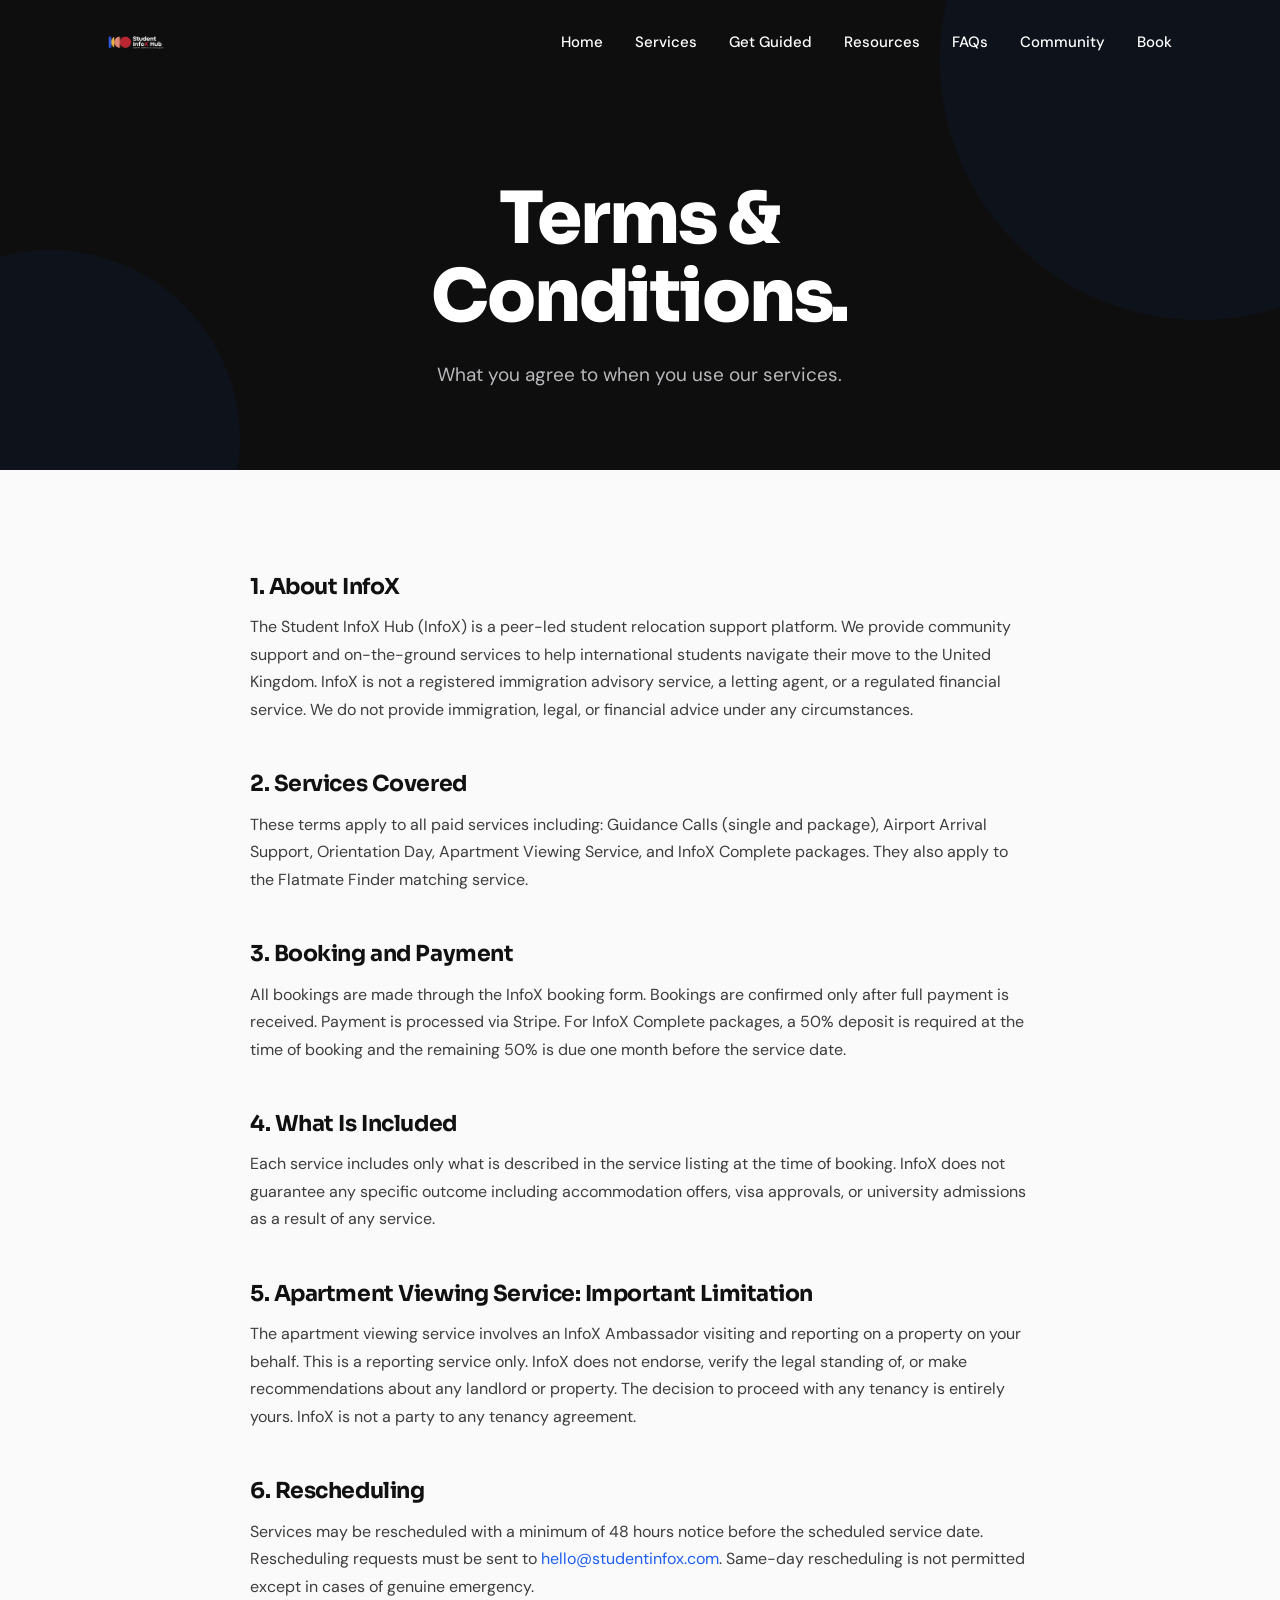
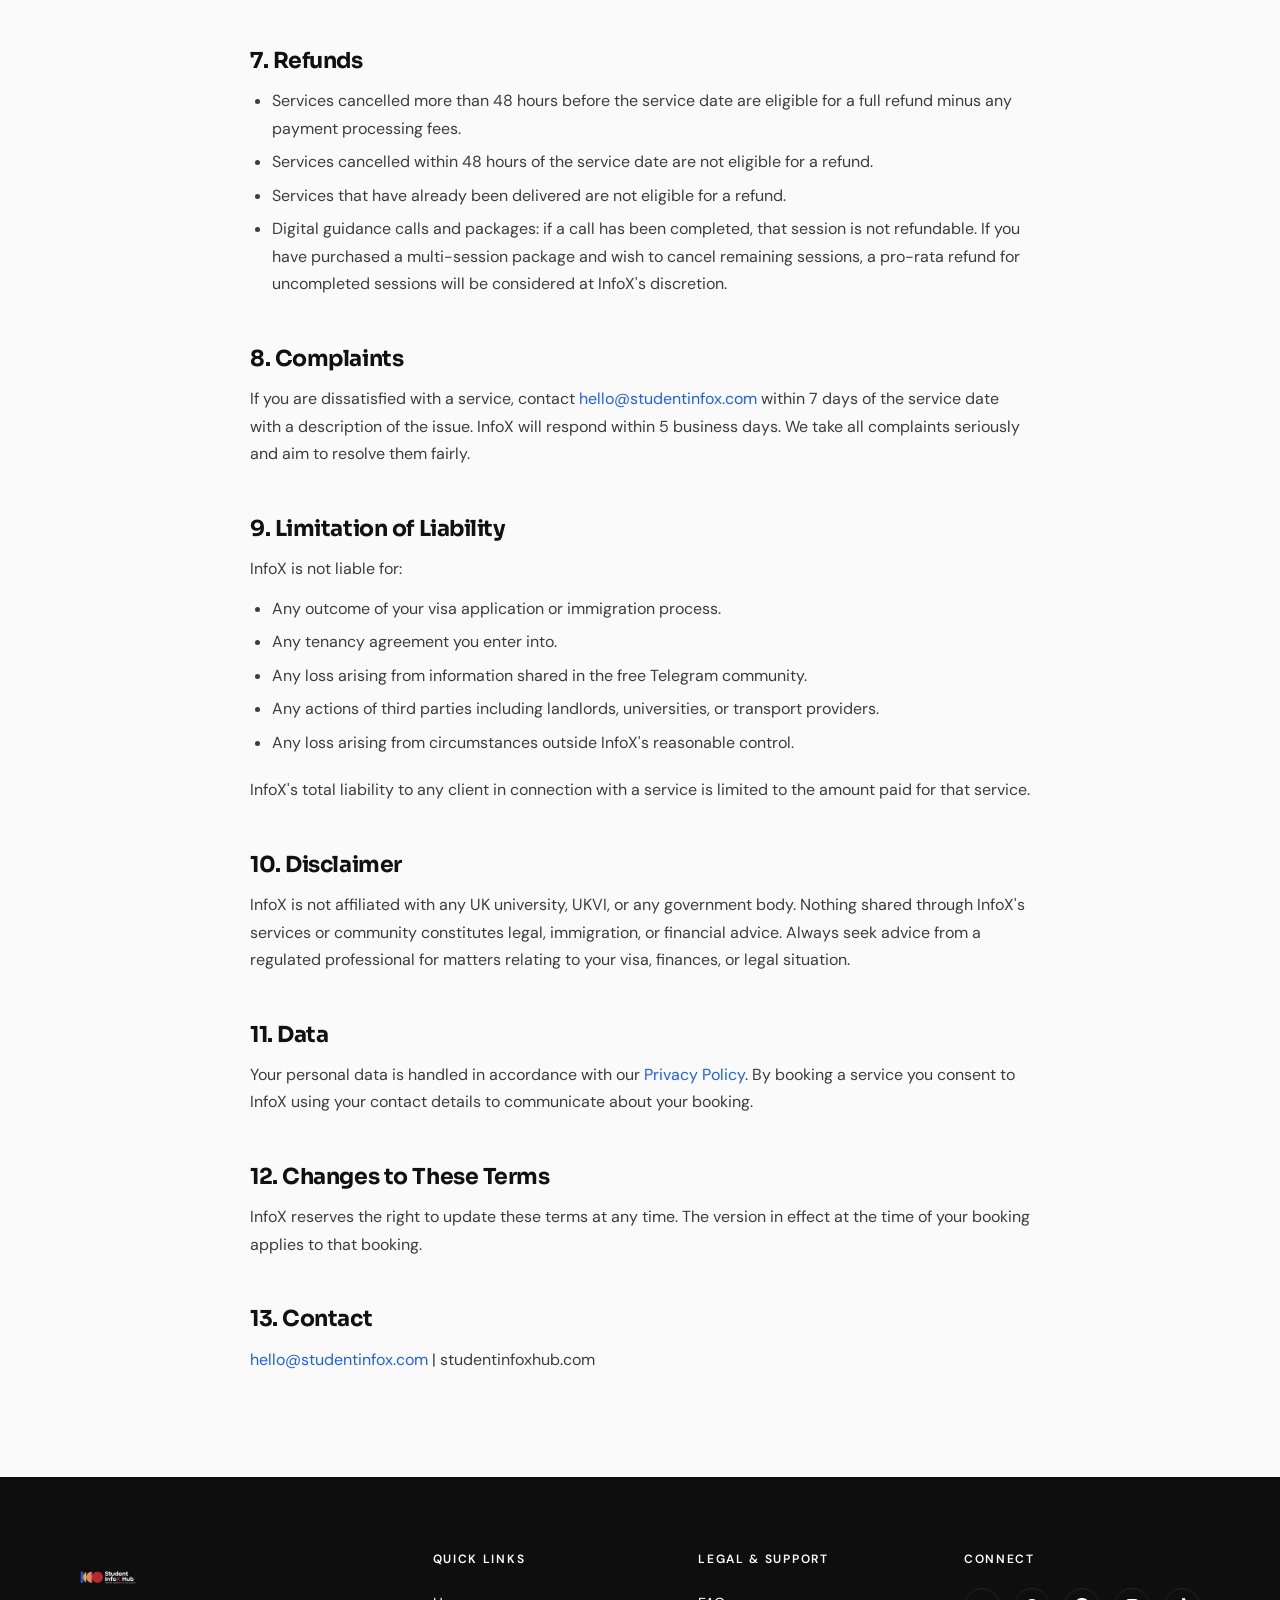
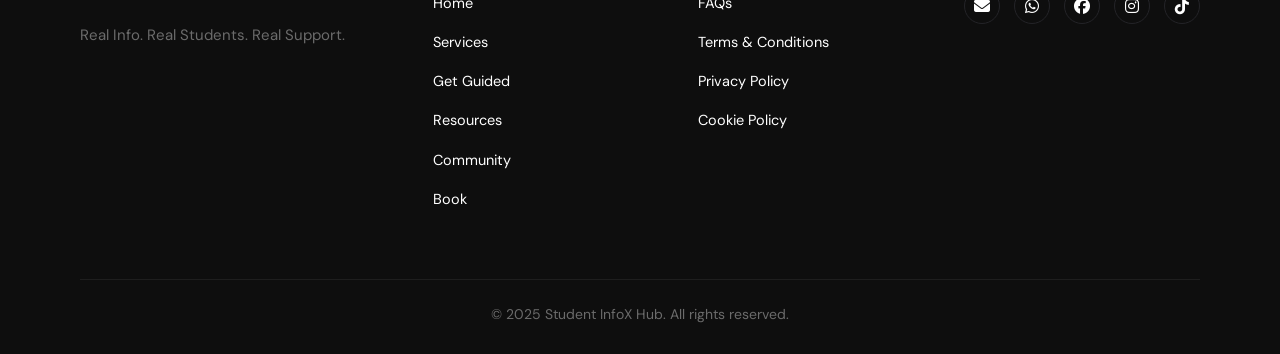
<file: terms.html>
<!DOCTYPE html>
<html lang="en">
<head>
  <meta charset="UTF-8" />
  <meta name="viewport" content="width=device-width, initial-scale=1.0" />
  <title>Terms &amp; Conditions | Student InfoX Hub</title>
  <meta name="description" content="Client service terms and conditions for The Student InfoX Hub. Covers bookings, refunds, liability and more." />
  <link rel="icon" type="image/png" href="infox-logo-dark.png" />
  <meta property="og:title" content="Terms &amp; Conditions | Student InfoX Hub" />
  <meta property="og:description" content="Client service terms and conditions for The Student InfoX Hub. Covers bookings, refunds, liability and more." />
  <meta property="og:image" content="https://studentinfox.com/og-image.png" />
  <meta property="og:type" content="website" />
  <link rel="preconnect" href="https://fonts.googleapis.com" />
  <link rel="preconnect" href="https://fonts.gstatic.com" crossorigin />
  <link href="https://fonts.googleapis.com/css2?family=DM+Sans:wght@400;500;600&family=Sora:wght@600;700;800&display=swap" rel="stylesheet" />
  <link rel="stylesheet" href="https://cdnjs.cloudflare.com/ajax/libs/font-awesome/6.5.1/css/all.min.css" />
  <link rel="stylesheet" href="style.css?v=4" />
  <script type="text/javascript" src="https://embeds.iubenda.com/widgets/f7713185-6bda-496e-9aa4-4184d6ed4f8c.js"></script>
</head>
<body>

  <!-- ===================== NAV ===================== -->
  <nav class="nav">
    <div class="nav-inner">
      <a href="index.html" class="nav-logo" aria-label="Student InfoX Hub, Home">
        <img src="infox-logo.png" alt="Student InfoX Hub" height="56" class="logo-light" />
        <img src="infox-logo-dark.png" alt="" aria-hidden="true" height="56" class="logo-dark" />
      </a>
      <button class="nav-toggle" aria-label="Toggle menu" aria-expanded="false">
        <i class="fa-solid fa-bars"></i>
      </button>
      <ul class="nav-links">
        <li><a href="index.html">Home</a></li>
        <li><a href="services.html">Services</a></li>
        <li><a href="get-guided.html">Get Guided</a></li>
        <li><a href="resources.html">Resources</a></li>
        <li><a href="faqs.html">FAQs</a></li>
        <li><a href="community.html">Community</a></li>
        <li><a href="book.html">Book</a></li>
      </ul>
    </div>
  </nav>

  <!-- ===================== HERO ===================== -->
  <header class="hero mini">
    <div class="hero-circle c1" aria-hidden="true"></div>
    <div class="hero-circle c2" aria-hidden="true"></div>
    <div class="hero-inner">
      <h1>
        <span class="line line-1">Terms &amp;</span>
        <span class="line line-2">Conditions.</span>
      </h1>
      <p class="sub on-mini">What you agree to when you use our services.</p>
    </div>
  </header>

  <!-- ===================== CONTENT ===================== -->
  <section class="bg-surface">
    <div class="container">
      <div class="legal-content reveal">

        <h2>1. About InfoX</h2>
        <p>The Student InfoX Hub (InfoX) is a peer-led student relocation support platform. We provide community support and on-the-ground services to help international students navigate their move to the United Kingdom. InfoX is not a registered immigration advisory service, a letting agent, or a regulated financial service. We do not provide immigration, legal, or financial advice under any circumstances.</p>

        <h2>2. Services Covered</h2>
        <p>These terms apply to all paid services including: Guidance Calls (single and package), Airport Arrival Support, Orientation Day, Apartment Viewing Service, and InfoX Complete packages. They also apply to the Flatmate Finder matching service.</p>

        <h2>3. Booking and Payment</h2>
        <p>All bookings are made through the InfoX booking form. Bookings are confirmed only after full payment is received. Payment is processed via Stripe. For InfoX Complete packages, a 50% deposit is required at the time of booking and the remaining 50% is due one month before the service date.</p>

        <h2>4. What Is Included</h2>
        <p>Each service includes only what is described in the service listing at the time of booking. InfoX does not guarantee any specific outcome including accommodation offers, visa approvals, or university admissions as a result of any service.</p>

        <h2>5. Apartment Viewing Service: Important Limitation</h2>
        <p>The apartment viewing service involves an InfoX Ambassador visiting and reporting on a property on your behalf. This is a reporting service only. InfoX does not endorse, verify the legal standing of, or make recommendations about any landlord or property. The decision to proceed with any tenancy is entirely yours. InfoX is not a party to any tenancy agreement.</p>

        <h2>6. Rescheduling</h2>
        <p>Services may be rescheduled with a minimum of 48 hours notice before the scheduled service date. Rescheduling requests must be sent to <a href="mailto:hello@studentinfox.com">hello@studentinfox.com</a>. Same-day rescheduling is not permitted except in cases of genuine emergency.</p>

        <h2>7. Refunds</h2>
        <ul>
          <li>Services cancelled more than 48 hours before the service date are eligible for a full refund minus any payment processing fees.</li>
          <li>Services cancelled within 48 hours of the service date are not eligible for a refund.</li>
          <li>Services that have already been delivered are not eligible for a refund.</li>
          <li>Digital guidance calls and packages: if a call has been completed, that session is not refundable. If you have purchased a multi-session package and wish to cancel remaining sessions, a pro-rata refund for uncompleted sessions will be considered at InfoX's discretion.</li>
        </ul>

        <h2>8. Complaints</h2>
        <p>If you are dissatisfied with a service, contact <a href="mailto:hello@studentinfox.com">hello@studentinfox.com</a> within 7 days of the service date with a description of the issue. InfoX will respond within 5 business days. We take all complaints seriously and aim to resolve them fairly.</p>

        <h2>9. Limitation of Liability</h2>
        <p>InfoX is not liable for:</p>
        <ul>
          <li>Any outcome of your visa application or immigration process.</li>
          <li>Any tenancy agreement you enter into.</li>
          <li>Any loss arising from information shared in the free Telegram community.</li>
          <li>Any actions of third parties including landlords, universities, or transport providers.</li>
          <li>Any loss arising from circumstances outside InfoX's reasonable control.</li>
        </ul>
        <p>InfoX's total liability to any client in connection with a service is limited to the amount paid for that service.</p>

        <h2>10. Disclaimer</h2>
        <p>InfoX is not affiliated with any UK university, UKVI, or any government body. Nothing shared through InfoX's services or community constitutes legal, immigration, or financial advice. Always seek advice from a regulated professional for matters relating to your visa, finances, or legal situation.</p>

        <h2>11. Data</h2>
        <p>Your personal data is handled in accordance with our <a href="privacy-policy.html">Privacy Policy</a>. By booking a service you consent to InfoX using your contact details to communicate about your booking.</p>

        <h2>12. Changes to These Terms</h2>
        <p>InfoX reserves the right to update these terms at any time. The version in effect at the time of your booking applies to that booking.</p>

        <h2>13. Contact</h2>
        <p><a href="mailto:hello@studentinfox.com">hello@studentinfox.com</a> | studentinfoxhub.com</p>

      </div>
    </div>
  </section>

  <!-- ===================== FOOTER ===================== -->
  <footer class="footer">
    <div class="footer-grid">
      <div>
        <div class="footer-logo">
          <img src="infox-logo.png" alt="Student InfoX Hub" height="56" />
        </div>
        <p class="tagline">Real Info. Real Students. Real Support.</p>
      </div>
      <div>
        <h5>Quick Links</h5>
        <ul>
          <li><a href="index.html">Home</a></li>
          <li><a href="services.html">Services</a></li>
          <li><a href="get-guided.html">Get Guided</a></li>
          <li><a href="resources.html">Resources</a></li>
          <li><a href="community.html">Community</a></li>
          <li><a href="book.html">Book</a></li>
        </ul>
      </div>
      <div>
        <h5>Legal &amp; Support</h5>
        <ul>
          <li><a href="faqs.html">FAQs</a></li>
          <li><a href="terms.html">Terms &amp; Conditions</a></li>
          <li><a href="https://www.iubenda.com/privacy-policy/10406801" class="iubenda-white iubenda-noiframe iubenda-embed" title="Privacy Policy">Privacy Policy</a></li>
          <li><a href="https://www.iubenda.com/privacy-policy/10406801/cookie-policy" class="iubenda-white iubenda-noiframe iubenda-embed" title="Cookie Policy">Cookie Policy</a></li>
        </ul>
      </div>
      <div>
        <h5>Connect</h5>
        <div class="socials">
          <a href="mailto:hello@studentinfox.com" aria-label="Email hello@studentinfox.com"><i class="fa-solid fa-envelope"></i></a>
          <a href="https://wa.me/447717557875" target="_blank" rel="noopener" aria-label="WhatsApp"><i class="fa-brands fa-whatsapp"></i></a>
          <a href="https://www.facebook.com/share/1aLQUynEeV/?mibextid=wwXIfr" target="_blank" rel="noopener" aria-label="Facebook @studentinfoxhub"><i class="fa-brands fa-facebook"></i></a>
          <a href="https://instagram.com/studentinfox" target="_blank" rel="noopener" aria-label="Instagram @studentinfox"><i class="fa-brands fa-instagram"></i></a>
          <a href="https://tiktok.com/@studentinfoxhub" target="_blank" rel="noopener" aria-label="TikTok @studentinfoxhub"><i class="fa-brands fa-tiktok"></i></a>
        </div>
      </div>
    </div>
    <div class="footer-bottom">&copy; 2025 Student InfoX Hub. All rights reserved.</div>
  </footer>

  <script src="main.js?v=5" defer></script>
  <script type="text/javascript">(function (w,d) {var loader = function () {var s = d.createElement("script"), tag = d.getElementsByTagName("script")[0]; s.src="https://cdn.iubenda.com/iubenda.js"; tag.parentNode.insertBefore(s,tag);}; if(w.addEventListener){w.addEventListener("load", loader, false);}else if(w.attachEvent){w.attachEvent("onload", loader);}else{w.onload = loader;}})(window, document);</script>
</body>
</html>
</file>
<file: style.css>
/* =========================================================
   Student InfoX Hub — Global Stylesheet
   Sora (display) + DM Sans (body)
   Near-monochrome with Royal Blue as single accent
   ========================================================= */

/* ---------- Tokens ---------- */
:root {
  --blue: #1E5EF3;
  --blue-light: #EEF3FF;
  --black: #0E0E0E;
  --ink: #111111;
  --body: #3D3D3D;
  --muted: #6B6B6B;
  --surface: #FAFAFA;
  --surface-alt: #F3F3F3;
  --white: #FFFFFF;
  --border: #E4E4E4;

  --ease-out: cubic-bezier(0.22, 1, 0.36, 1);
  --ease-bounce: cubic-bezier(0.34, 1.56, 0.64, 1);

  --max-layout: 1120px;
  --max-text: 680px;
  --radius: 16px;
  --radius-sm: 10px;
}

/* ---------- Reset ---------- */
*, *::before, *::after {
  box-sizing: border-box;
  margin: 0;
  padding: 0;
}

html {
  scroll-behavior: smooth;
  -webkit-text-size-adjust: 100%;
}

body {
  font-family: 'DM Sans', -apple-system, BlinkMacSystemFont, sans-serif;
  font-size: 17px;
  font-weight: 400;
  line-height: 1.72;
  color: var(--body);
  background: var(--surface);
  -webkit-font-smoothing: antialiased;
  -moz-osx-font-smoothing: grayscale;
}

img { max-width: 100%; display: block; }

a {
  color: var(--blue);
  text-decoration: none;
  transition: color 0.2s ease;
}
a:hover { color: var(--ink); }

button { font-family: inherit; cursor: pointer; }

/* ---------- Typography ---------- */
h1, h2, h3, h4 {
  font-family: 'Sora', -apple-system, BlinkMacSystemFont, sans-serif;
  color: var(--ink);
  line-height: 1.15;
}

h1 {
  font-size: clamp(40px, 6vw, 72px);
  font-weight: 800;
  letter-spacing: -0.03em;
  line-height: 1.08;
}

h2 {
  font-size: clamp(30px, 4vw, 44px);
  font-weight: 700;
  letter-spacing: -0.02em;
}

h3 {
  font-size: 22px;
  font-weight: 600;
  letter-spacing: -0.01em;
}

p { color: var(--body); }

.eyebrow {
  display: inline-block;
  font-size: 14px;
  font-weight: 600;
  letter-spacing: 0.10em;
  text-transform: uppercase;
  color: var(--blue);
  margin-bottom: 18px;
}

.lead {
  font-size: 18px;
  color: var(--body);
  max-width: var(--max-text);
}

/* ---------- Layout ---------- */
.container {
  width: 100%;
  max-width: var(--max-layout);
  margin: 0 auto;
  padding: 0 28px;
}

section {
  padding: 104px 0;
}

@media (max-width: 768px) {
  section { padding: 64px 0; }
}

.bg-surface     { background: var(--surface); }
.bg-surface-alt { background: var(--surface-alt); }

.section-head { margin-bottom: 56px; max-width: 720px; }
.section-head h2 { margin-bottom: 14px; }
.section-head p  { color: var(--muted); font-size: 18px; }

/* =========================================================
   NAVIGATION
   ========================================================= */
.nav {
  position: fixed;
  top: 0;
  left: 0;
  right: 0;
  z-index: 100;
  background: transparent;
  border-bottom: 1px solid transparent;
  transition: background 0.35s var(--ease-out),
              border-color 0.35s var(--ease-out),
              backdrop-filter 0.35s var(--ease-out);
}

.nav-scrolled {
  background: rgba(255, 255, 255, 0.96);
  -webkit-backdrop-filter: blur(12px);
  backdrop-filter: blur(12px);
  border-bottom-color: var(--border);
}

.nav-inner {
  max-width: var(--max-layout);
  margin: 0 auto;
  padding: 14px 28px;
  display: flex;
  align-items: center;
  justify-content: space-between;
}

.nav-logo {
  display: flex;
  align-items: center;
  line-height: 0;
}

.nav-logo img {
  height: 56px;
  width: auto;
  transition: opacity 0.35s var(--ease-out);
}

@media (max-width: 768px) {
  .nav-logo img { height: 48px; }
}

/* Two logos stacked: colored original for dark hero, darker version
   for the scrolled white nav. Toggle visibility on nav scroll state. */
.nav-logo { position: relative; }
.nav-logo .logo-dark  { position: absolute; top: 0; left: 0; opacity: 0; }

.nav-scrolled .nav-logo .logo-light { opacity: 0; }
.nav-scrolled .nav-logo .logo-dark  { opacity: 1; position: static; }
.nav-scrolled .nav-logo .logo-light { position: absolute; top: 0; left: 0; }

.nav-links {
  display: flex;
  gap: 32px;
  list-style: none;
  align-items: center;
}

.nav-links a {
  position: relative;
  font-size: 15px;
  font-weight: 500;
  color: var(--white);
  padding: 8px 0;
  transition: color 0.25s ease;
}

.nav-scrolled .nav-links a { color: var(--ink); }

.nav-links a::after {
  content: "";
  position: absolute;
  left: 0;
  bottom: 2px;
  height: 2px;
  width: 100%;
  background: var(--blue);
  transform: scaleX(0);
  transform-origin: left;
  transition: transform 0.25s ease;
}

.nav-links a:hover::after,
.nav-links a.active::after {
  transform: scaleX(1);
}

.nav-links a:hover,
.nav-links a.active { color: var(--blue); }

.nav-scrolled .nav-links a.active { color: var(--blue); }

/* Hamburger */
.nav-toggle {
  display: none;
  background: none;
  border: 0;
  color: var(--white);
  font-size: 22px;
  padding: 10px;
  line-height: 1;
  transition: color 0.25s ease;
}

.nav-scrolled .nav-toggle { color: var(--ink); }

@media (max-width: 768px) {
  .nav-toggle { display: block; }

  .nav-links {
    position: absolute;
    top: 100%;
    left: 0;
    right: 0;
    background: var(--white);
    flex-direction: column;
    gap: 0;
    overflow: hidden;
    max-height: 0;
    transition: max-height 0.35s var(--ease-out);
    border-bottom: 1px solid var(--border);
  }

  .nav-open .nav-links {
    max-height: 520px;
  }

  .nav-links li {
    width: 100%;
    border-top: 1px solid var(--border);
  }

  .nav-links a {
    display: flex;
    align-items: center;
    min-height: 48px;
    padding: 14px 28px;
    color: var(--ink);
    width: 100%;
  }

  .nav-links a::after { display: none; }
}

/* =========================================================
   HERO
   ========================================================= */
.hero {
  position: relative;
  overflow: hidden;
  background: var(--black);
  color: var(--white);
  min-height: 100vh;
  display: flex;
  align-items: center;
  justify-content: center;
  padding: 160px 28px 100px;
  text-align: center;
}

.hero.mini {
  min-height: 420px;
  padding: 180px 28px 80px;
}

.hero-inner {
  position: relative;
  z-index: 2;
  max-width: 760px;
  margin: 0 auto;
}

.hero h1 { color: var(--white); margin-bottom: 24px; }
.hero h1 .line { display: block; }

.hero .sub {
  font-size: 19px;
  color: #B9B9BD;
  max-width: 620px;
  margin: 0 auto 36px;
  line-height: 1.6;
}

.hero .sub.on-mini { margin-bottom: 0; }

.cta-row {
  display: flex;
  gap: 12px;
  flex-wrap: wrap;
}

.hero .cta-row {
  justify-content: center;
  margin-bottom: 36px;
}

.hero-stats {
  font-size: 14px;
  color: var(--muted);
}

.hero-stats .dot { margin: 0 10px; opacity: 0.5; }

/* Pill label at top of hero */
.pill-label {
  display: inline-block;
  background: var(--blue);
  color: var(--white);
  font-size: 13px;
  font-weight: 500;
  padding: 8px 16px;
  border-radius: 8px;
  margin-bottom: 26px;
}

/* =========================================================
   FLAG MARQUEE (hero, replaces pill-label)
   ========================================================= */
.flag-marquee {
  position: relative;
  width: 100%;
  max-width: 560px;
  margin: 0 auto 30px;
  overflow: hidden;
  -webkit-mask-image: linear-gradient(
    to right,
    transparent 0,
    #000 12%,
    #000 88%,
    transparent 100%
  );
  mask-image: linear-gradient(
    to right,
    transparent 0,
    #000 12%,
    #000 88%,
    transparent 100%
  );
}

.flag-track {
  display: flex;
  gap: 22px;
  width: max-content;
  will-change: transform;
}

.flag {
  font-size: 30px;
  line-height: 1;
  flex-shrink: 0;
  filter: drop-shadow(0 2px 6px rgba(0, 0, 0, 0.3));
}

@media (prefers-reduced-motion: reduce) {
  .flag-track, .social-track { transform: none !important; }
}

@media (max-width: 560px) {
  .flag { font-size: 26px; }
  .flag-track { gap: 18px; }
}

/* =========================================================
   SOCIAL FEED STRIP (homepage)
   ========================================================= */
.social-strip {
  position: relative;
  width: 100%;
  overflow: hidden;
  padding: 8px 0;
  margin-top: 36px;
  -webkit-mask-image: linear-gradient(
    to right,
    transparent 0,
    #000 8%,
    #000 92%,
    transparent 100%
  );
  mask-image: linear-gradient(
    to right,
    transparent 0,
    #000 8%,
    #000 92%,
    transparent 100%
  );
}

.social-track {
  display: flex;
  gap: 20px;
  width: max-content;
  will-change: transform;
}

.social-card {
  flex-shrink: 0;
  width: 260px;
  background: var(--white);
  border: 1px solid var(--border);
  border-radius: var(--radius);
  padding: 22px 22px 20px;
  text-decoration: none;
  color: var(--ink);
  box-shadow: 0 2px 14px rgba(0, 0, 0, 0.04);
  transition: transform 0.25s var(--ease-out),
              box-shadow 0.25s var(--ease-out);
  display: flex;
  flex-direction: column;
  gap: 14px;
}

.social-card:hover {
  transform: translateY(-6px);
  box-shadow: 0 16px 42px rgba(0, 0, 0, 0.1);
  color: var(--ink);
  text-decoration: none;
}

.social-card .sc-head {
  display: flex;
  align-items: center;
  gap: 10px;
  font-size: 14px;
  font-weight: 600;
  color: var(--ink);
}

.social-card .sc-head i {
  font-size: 22px;
  color: var(--blue);
}

.social-card .sc-body {
  font-size: 14.5px;
  color: var(--body);
  line-height: 1.55;
  min-height: 66px;
}

.social-card .sc-cta {
  font-size: 13px;
  font-weight: 600;
  color: var(--blue);
  letter-spacing: 0.02em;
}


@media (max-width: 560px) {
  .social-card { width: 230px; padding: 18px; }
}

/* Decorative floating circles in hero */
.hero-circle {
  position: absolute;
  border-radius: 50%;
  background: var(--blue);
  opacity: 0.055;
  pointer-events: none;
  z-index: 1;
  will-change: transform;
}

.hero-circle.c1 {
  width: 520px;
  height: 520px;
  top: -200px;
  right: -180px;
}

.hero-circle.c2 {
  width: 380px;
  height: 380px;
  bottom: -160px;
  left: -140px;
}

@media (prefers-reduced-motion: no-preference) {
  .hero-circle.c1 { animation: float 8s ease-in-out infinite; }
  .hero-circle.c2 { animation: float 11s ease-in-out infinite; animation-delay: -5s; }
}

@keyframes float {
  0%, 100% { transform: translateY(0); }
  50%      { transform: translateY(-20px); }
}

@media (max-width: 768px) {
  .hero { min-height: 88vh; padding: 140px 24px 72px; }
  .hero.mini { min-height: 360px; padding: 140px 24px 60px; }
  .hero .hero-inner { width: 100%; max-width: 100%; min-width: 0; box-sizing: border-box; }
  .hero .sub { font-size: 16px; max-width: 100%; }
  .hero .cta-row { flex-direction: column; align-items: stretch; gap: 10px; }
  .hero .cta-row .btn { width: 100%; font-size: 15px; height: 52px; padding: 0 20px; }
  .hero-circle.c1 { width: 340px; height: 340px; top: -120px; right: -120px; }
  .hero-circle.c2 { width: 260px; height: 260px; bottom: -100px; left: -100px; }
}

/* =========================================================
   HERO LOAD ANIMATION (staggered)
   ========================================================= */
.hero .pill-label,
.hero h1 .line,
.hero .sub,
.hero .cta-row,
.hero-stats {
  opacity: 0;
  transform: translateY(24px);
  will-change: transform, opacity;
  transition: opacity 0.65s var(--ease-out), transform 0.65s var(--ease-out);
}

.hero-stats { transform: none; transition: opacity 0.5s var(--ease-out); }

body.loaded .hero .pill-label    { opacity: 1; transform: translateY(0); transition-delay: 0ms; }
body.loaded .hero h1 .line-1     { opacity: 1; transform: translateY(0); transition-delay: 150ms; }
body.loaded .hero h1 .line-2     { opacity: 1; transform: translateY(0); transition-delay: 280ms; }
body.loaded .hero .sub           { opacity: 1; transform: translateY(0); transition-delay: 400ms; }
body.loaded .hero .cta-row       { opacity: 1; transform: translateY(0); transition-delay: 520ms; }
body.loaded .hero .hero-stats    { opacity: 1; transition-delay: 650ms; }

@media (prefers-reduced-motion: reduce) {
  .hero .pill-label,
  .hero h1 .line,
  .hero .sub,
  .hero .cta-row,
  .hero-stats { opacity: 1; transform: none; transition: none; }
  .hero-circle { animation: none; }
}

/* =========================================================
   SCROLL REVEAL
   ========================================================= */
.reveal {
  opacity: 0;
  transform: translateY(28px);
  will-change: transform, opacity;
  transition: opacity 0.55s var(--ease-out), transform 0.55s var(--ease-out);
}

.reveal.is-visible {
  opacity: 1;
  transform: translateY(0);
}

/* Grid stagger via nth-child of children */
.reveal.stagger > *:nth-child(1) { transition-delay: 0ms; }
.reveal.stagger > *:nth-child(2) { transition-delay: 90ms; }
.reveal.stagger > *:nth-child(3) { transition-delay: 180ms; }
.reveal.stagger > *:nth-child(4) { transition-delay: 270ms; }
.reveal.stagger > *:nth-child(5) { transition-delay: 360ms; }
.reveal.stagger > *:nth-child(6) { transition-delay: 450ms; }

.reveal.stagger > * {
  opacity: 0;
  transform: translateY(22px);
  transition: opacity 0.55s var(--ease-out), transform 0.55s var(--ease-out);
}

.reveal.stagger.is-visible > * {
  opacity: 1;
  transform: translateY(0);
}

@media (prefers-reduced-motion: reduce) {
  .reveal, .reveal.stagger > * {
    opacity: 1; transform: none; transition: none;
  }
}

/* =========================================================
   BUTTONS
   ========================================================= */
.btn {
  display: inline-flex;
  align-items: center;
  justify-content: center;
  gap: 10px;
  height: 52px;
  padding: 0 26px;
  font-size: 15px;
  font-weight: 500;
  font-family: inherit;
  border-radius: 10px;
  border: 1.5px solid transparent;
  text-decoration: none;
  line-height: 1;
  transition: background 0.25s ease, color 0.25s ease, transform 0.2s ease,
              filter 0.25s ease, border-color 0.25s ease;
  white-space: nowrap;
}

.btn:hover { transform: translateY(-2px); text-decoration: none; }

.btn-primary {
  background: var(--blue);
  color: var(--white);
  border-color: var(--blue);
}
.btn-primary:hover { filter: brightness(1.07); color: var(--white); }

.btn-ghost-white {
  background: transparent;
  color: var(--white);
  border-color: var(--white);
}
.btn-ghost-white:hover {
  background: var(--white);
  color: var(--ink);
}

.btn-ghost {
  background: transparent;
  color: var(--blue);
  border-color: var(--blue);
}
.btn-ghost:hover {
  background: var(--blue);
  color: var(--white);
}

.btn-lg { height: 56px; padding: 0 30px; font-size: 16px; }

/* =========================================================
   CARDS
   ========================================================= */
.card {
  background: var(--white);
  border: 1px solid var(--border);
  border-radius: var(--radius);
  padding: 28px;
  transition: transform 0.25s var(--ease-out), box-shadow 0.25s var(--ease-out);
}

.card:hover {
  transform: translateY(-6px);
  box-shadow: 0 16px 48px rgba(0, 0, 0, 0.09);
}

.card .icon {
  font-size: 28px;
  color: var(--blue);
  margin-bottom: 16px;
}

.card .icon.lg { font-size: 32px; }

.card h3 { margin-bottom: 10px; }

.card p {
  color: var(--muted);
  font-size: 15.5px;
  line-height: 1.65;
}

.card .more {
  display: inline-block;
  margin-top: 14px;
  font-size: 14px;
  font-weight: 500;
  color: var(--blue);
}
.card .more:hover { color: var(--ink); }

.card-tag {
  display: inline-block;
  background: var(--blue-light);
  color: var(--blue);
  font-size: 11px;
  font-weight: 600;
  letter-spacing: 0.08em;
  text-transform: uppercase;
  padding: 5px 10px;
  border-radius: 999px;
  margin-bottom: 14px;
}

.price-badge {
  display: inline-block;
  background: var(--blue);
  color: var(--white);
  font-size: 13px;
  font-weight: 600;
  padding: 5px 12px;
  border-radius: 999px;
  margin-bottom: 12px;
}

/* Grid layouts */
.grid-3 {
  display: grid;
  grid-template-columns: repeat(3, 1fr);
  gap: 24px;
}

.grid-2 {
  display: grid;
  grid-template-columns: 1fr 1fr;
  gap: 64px;
  align-items: start;
}

@media (max-width: 880px) {
  .grid-3 { grid-template-columns: 1fr; }
  .grid-2 { grid-template-columns: 1fr; gap: 48px; }
}

/* =========================================================
   STEPPER (vertical, on homepage)
   ========================================================= */
.stepper { list-style: none; position: relative; }

.stepper::before {
  content: "";
  position: absolute;
  left: 19px;
  top: 20px;
  bottom: 20px;
  width: 0;
  border-left: 2px dashed #D6DEF2;
}

.stepper li {
  position: relative;
  display: flex;
  gap: 18px;
  padding: 14px 0;
}

.stepper .num {
  flex-shrink: 0;
  width: 40px;
  height: 40px;
  border-radius: 50%;
  background: var(--blue);
  color: var(--white);
  font-weight: 600;
  font-size: 15px;
  display: flex;
  align-items: center;
  justify-content: center;
  position: relative;
  z-index: 2;
  transition: transform 0.4s var(--ease-bounce), opacity 0.4s var(--ease-bounce);
}

.stepper .body h4 {
  font-family: 'DM Sans', sans-serif;
  font-size: 16px;
  font-weight: 600;
  color: var(--ink);
  margin-bottom: 2px;
}
.stepper .body p { color: var(--muted); font-size: 15px; margin: 0; }

/* Bounce-in on reveal */
.reveal .stepper .num { transform: scale(0.5); opacity: 0; }
.reveal.is-visible .stepper li:nth-child(1) .num { transform: scale(1); opacity: 1; transition-delay: 0ms; }
.reveal.is-visible .stepper li:nth-child(2) .num { transform: scale(1); opacity: 1; transition-delay: 110ms; }
.reveal.is-visible .stepper li:nth-child(3) .num { transform: scale(1); opacity: 1; transition-delay: 220ms; }
.reveal.is-visible .stepper li:nth-child(4) .num { transform: scale(1); opacity: 1; transition-delay: 330ms; }
.reveal.is-visible .stepper li:nth-child(5) .num { transform: scale(1); opacity: 1; transition-delay: 440ms; }

/* =========================================================
   HORIZONTAL 5-STEP FLOW
   ========================================================= */
.flow {
  display: grid;
  grid-template-columns: repeat(5, 1fr);
  gap: 18px;
  counter-reset: flow;
}

.flow-step { text-align: center; }

.flow-step .num {
  width: 52px;
  height: 52px;
  border-radius: 50%;
  background: var(--blue);
  color: var(--white);
  font-weight: 600;
  font-size: 18px;
  display: flex;
  align-items: center;
  justify-content: center;
  margin: 0 auto 14px;
  transition: transform 0.4s var(--ease-bounce), opacity 0.4s var(--ease-bounce);
}

.flow-step p {
  font-size: 14px;
  color: var(--ink);
  font-weight: 500;
  margin: 0;
}

.reveal .flow-step .num { transform: scale(0.5); opacity: 0; }
.reveal.is-visible .flow-step:nth-child(1) .num { transform: scale(1); opacity: 1; transition-delay: 0ms; }
.reveal.is-visible .flow-step:nth-child(2) .num { transform: scale(1); opacity: 1; transition-delay: 110ms; }
.reveal.is-visible .flow-step:nth-child(3) .num { transform: scale(1); opacity: 1; transition-delay: 220ms; }
.reveal.is-visible .flow-step:nth-child(4) .num { transform: scale(1); opacity: 1; transition-delay: 330ms; }
.reveal.is-visible .flow-step:nth-child(5) .num { transform: scale(1); opacity: 1; transition-delay: 440ms; }

@media (max-width: 768px) {
  .flow { grid-template-columns: 1fr; gap: 20px; }
}

/* =========================================================
   CHECKLIST
   ========================================================= */
.checklist { list-style: none; margin: 20px 0; }

.checklist li {
  position: relative;
  padding: 9px 0 9px 30px;
  font-size: 16px;
  color: var(--body);
}

.checklist li::before {
  content: "\f00c"; /* Font Awesome check */
  font-family: "Font Awesome 6 Free";
  font-weight: 900;
  position: absolute;
  left: 0;
  top: 11px;
  color: var(--blue);
  font-size: 13px;
}

/* =========================================================
   CALLOUT
   ========================================================= */
.callout {
  background: var(--blue-light);
  border-left: 4px solid var(--blue);
  padding: 22px 26px;
  border-radius: var(--radius-sm);
  margin: 28px 0;
  color: var(--ink);
  font-size: 15.5px;
  line-height: 1.65;
}

.callout strong { color: var(--ink); }

/* =========================================================
   SERVICE SECTION (services.html)
   ========================================================= */
.service-section { padding: 88px 0; }

.service-section .wrap {
  display: grid;
  grid-template-columns: 1fr 1.15fr;
  gap: 56px;
  align-items: start;
}

.service-section h2 { margin-bottom: 16px; }

.service-section .price {
  font-family: 'Sora', sans-serif;
  font-size: 34px;
  font-weight: 700;
  color: var(--blue);
  margin-bottom: 6px;
}

.service-section .price small {
  font-size: 14px;
  font-weight: 500;
  color: var(--muted);
}

@media (max-width: 880px) {
  .service-section .wrap { grid-template-columns: 1fr; gap: 32px; }
}

/* Price comparison table */
.price-table {
  width: 100%;
  border-collapse: collapse;
  font-size: 15px;
  margin-bottom: 8px;
}

.price-table th {
  text-align: left;
  font-size: 12px;
  font-weight: 600;
  letter-spacing: 0.08em;
  text-transform: uppercase;
  color: var(--muted);
  padding: 8px 14px;
  border-bottom: 2px solid var(--border);
}

.price-table td {
  padding: 12px 14px;
  border-bottom: 1px solid var(--border);
  color: var(--ink);
}

.price-table td:first-child {
  font-weight: 600;
}

.price-table td:not(:first-child) {
  color: var(--blue);
  font-weight: 600;
  font-family: 'Sora', sans-serif;
}

.price-table tbody tr:last-child td {
  border-bottom: none;
}

@media (max-width: 560px) {
  .price-table { font-size: 14px; }
  .price-table th, .price-table td { padding: 10px 10px; }

  /* CTA row outside hero (e.g. InfoX for Parents) */
  .cta-row {
    flex-direction: column;
    align-items: stretch;
  }
  .cta-row .btn {
    width: 100%;
    text-align: center;
    font-size: 15px;
    justify-content: center;
  }

  /* 4-column price tables (apartment viewing) — scroll on tiny screens */
  .price-table-wrap {
    overflow-x: auto;
    -webkit-overflow-scrolling: touch;
    margin: 0 -10px;
    padding: 0 10px;
  }
  .price-table-wrap .price-table {
    min-width: 380px;
  }
}

/* Package card pair */
.packages {
  display: grid;
  grid-template-columns: 1fr 1fr;
  gap: 18px;
  margin: 22px 0;
}

.package {
  border: 2px solid var(--blue);
  border-radius: var(--radius);
  padding: 24px;
  background: var(--white);
  text-align: center;
  transition: transform 0.25s var(--ease-out), box-shadow 0.25s var(--ease-out);
}

.package:hover {
  transform: translateY(-6px);
  box-shadow: 0 16px 48px rgba(30, 94, 243, 0.15);
}

.package .qty {
  font-size: 13px;
  font-weight: 500;
  color: var(--muted);
  text-transform: uppercase;
  letter-spacing: 0.06em;
}

.package .amt {
  display: block;
  font-family: 'Sora', sans-serif;
  font-size: 32px;
  font-weight: 700;
  color: var(--ink);
  margin: 6px 0 2px;
}

.package .note { font-size: 13px; color: var(--muted); }

@media (max-width: 560px) {
  .packages { grid-template-columns: 1fr; }
}

/* =========================================================
   TESTIMONIALS
   ========================================================= */
.testimonial {
  position: relative;
  background: var(--white);
  border: 1px solid var(--border);
  border-left: 3px solid var(--blue);
  border-radius: var(--radius);
  padding: 34px 28px 28px;
  transition: transform 0.25s var(--ease-out), box-shadow 0.25s var(--ease-out);
}

.testimonial:hover {
  transform: translateY(-8px) scale(1.02);
  box-shadow: 0 20px 48px rgba(30, 94, 243, 0.12);
  border-left-color: var(--blue);
}

/* Subtle idle float so testimonials feel alive */
@media (prefers-reduced-motion: no-preference) {
  .grid-3 > .testimonial:nth-child(1) { animation: tFloat 5s ease-in-out infinite; }
  .grid-3 > .testimonial:nth-child(2) { animation: tFloat 5s ease-in-out infinite; animation-delay: -1.6s; }
  .grid-3 > .testimonial:nth-child(3) { animation: tFloat 5s ease-in-out infinite; animation-delay: -3.2s; }
}

@keyframes tFloat {
  0%, 100% { transform: translateY(0); }
  50%      { transform: translateY(-6px); }
}

.testimonial::before {
  content: "\201C";
  position: absolute;
  top: 2px;
  left: 22px;
  font-family: 'Sora', serif;
  font-size: 72px;
  line-height: 0.8;
  color: var(--blue);
  opacity: 0.12;
}

.testimonial p.quote {
  font-family: 'DM Sans', sans-serif;
  font-size: 16px;
  font-style: italic;
  color: var(--ink);
  margin-bottom: 16px;
  line-height: 1.65;
  position: relative;
}

.testimonial .who {
  font-size: 14px;
  color: var(--muted);
  font-weight: 500;
}

/* =========================================================
   PLATFORM PILLS
   ========================================================= */
.pills-row {
  display: flex;
  flex-wrap: wrap;
  justify-content: center;
  gap: 14px;
  margin-top: 36px;
}

.pill {
  display: inline-flex;
  align-items: center;
  gap: 10px;
  border: 1.5px solid var(--blue);
  background: transparent;
  color: var(--blue);
  padding: 12px 22px;
  border-radius: 999px;
  font-size: 14px;
  font-weight: 500;
  transition: background 0.2s ease, color 0.2s ease, transform 0.2s ease;
}

.pill i { font-size: 16px; }

.pill:hover {
  background: var(--blue);
  color: var(--white);
  transform: scale(1.03);
  text-decoration: none;
}

.pill-note {
  text-align: center;
  font-size: 14px;
  color: var(--muted);
  margin-top: 22px;
}

/* =========================================================
   FORM EMBED BLOCK
   ========================================================= */
.form-block { margin-bottom: 56px; }
.form-block h3 {
  font-family: 'Sora', sans-serif;
  font-size: 22px;
  font-weight: 600;
  color: var(--ink);
  margin-bottom: 6px;
}
.form-block p.desc { color: var(--muted); margin-bottom: 18px; font-size: 15.5px; }

.form-block iframe {
  width: 100%;
  height: 520px;
  border: 0;
  border-radius: 12px;
  background: var(--white);
  box-shadow: 0 4px 20px rgba(0, 0, 0, 0.04);
}

/* =========================================================
   TABBED FORMS (community.html)
   ========================================================= */
.form-tabs {
  display: flex;
  gap: 8px;
  margin-bottom: 0;
  flex-wrap: wrap;
}

.form-tab {
  flex: 1;
  display: inline-flex;
  align-items: center;
  justify-content: center;
  gap: 8px;
  padding: 16px 20px;
  font-family: 'DM Sans', sans-serif;
  font-size: 15px;
  font-weight: 600;
  border: 1.5px solid var(--border);
  border-bottom: none;
  border-radius: var(--radius-sm) var(--radius-sm) 0 0;
  background: var(--surface);
  color: var(--muted);
  cursor: pointer;
  transition: background 0.3s var(--ease-out),
              color 0.3s var(--ease-out),
              border-color 0.3s var(--ease-out);
}

.form-tab i { font-size: 14px; }

.form-tab:hover {
  color: var(--ink);
  background: var(--white);
}

.form-tab.active {
  background: var(--blue);
  color: var(--white);
  border-color: var(--blue);
}

.form-tab-panels {
  background: var(--white);
  border: 1.5px solid var(--border);
  border-radius: 0 0 var(--radius) var(--radius);
  padding: 32px 28px;
  min-height: 560px;
}

.form-tab-panel {
  animation: tabFadeIn 0.35s var(--ease-out);
}

.form-tab-panel[hidden] {
  display: none;
}

.form-tab-panel .desc {
  color: var(--muted);
  margin-bottom: 18px;
  font-size: 15.5px;
}

/* Clip the Tally branding header from inside the iframe.
   Each form has a different header height, so we target individually. */
.tally-wrap {
  overflow: hidden;
  border-radius: 12px;
  position: relative;
}

.tally-wrap iframe {
  width: 100%;
  border: 0;
  background: var(--white);
  display: block;
}

#tab-join .tally-wrap iframe       { margin-top: -140px; }
#tab-ambassador .tally-wrap iframe { margin-top: -56px; }
#tab-flatmate .tally-wrap iframe   { margin-top: -140px; }

@keyframes tabFadeIn {
  from { opacity: 0; transform: translateY(8px); }
  to   { opacity: 1; transform: translateY(0); }
}

@media (max-width: 600px) {
  .form-tabs { flex-direction: column; gap: 0; }
  .form-tab {
    border-radius: 0;
    border-bottom: 1px solid var(--border);
    justify-content: flex-start;
    padding: 14px 18px;
  }
  .form-tab:first-child { border-radius: var(--radius-sm) var(--radius-sm) 0 0; }
  .form-tab:last-child { border-bottom: none; }
  .form-tab-panels { padding: 24px 18px; min-height: 480px; }
}

/* =========================================================
   FOOTER
   ========================================================= */
.footer {
  background: var(--black);
  color: #B5B5BB;
  padding: 72px 28px 28px;
}

.footer-grid {
  max-width: var(--max-layout);
  margin: 0 auto;
  display: grid;
  grid-template-columns: 1.4fr 1fr 1fr 1fr;
  gap: 48px;
}

.footer-logo img {
  height: 56px;
  width: auto;
  margin-bottom: 18px;
}

.footer .tagline { color: var(--muted); font-size: 15px; max-width: 280px; }

.footer h5 {
  font-size: 12px;
  font-weight: 600;
  letter-spacing: 0.14em;
  text-transform: uppercase;
  color: var(--white);
  margin-bottom: 18px;
}

.footer ul { list-style: none; }

.footer ul li { margin-bottom: 10px; }

.footer a {
  color: var(--white);
  font-size: 14.5px;
  transition: color 0.2s ease;
}

.footer a:hover { color: var(--blue); }

.footer .socials {
  display: flex;
  gap: 14px;
  margin-top: 0;
}

.footer .socials a {
  width: 36px;
  height: 36px;
  border-radius: 50%;
  border: 1px solid #242428;
  display: inline-flex;
  align-items: center;
  justify-content: center;
  font-size: 16px;
  color: var(--white);
  transition: color 0.2s ease, border-color 0.2s ease;
}

.footer .socials a:hover {
  color: var(--blue);
  border-color: var(--blue);
}

.footer .contact-line { margin-bottom: 8px; font-size: 14.5px; color: var(--white); }

.footer-bottom {
  max-width: var(--max-layout);
  margin: 56px auto 0;
  padding-top: 22px;
  border-top: 1px solid #1E1E1E;
  text-align: center;
  font-size: 14px;
  color: var(--muted);
}

@media (max-width: 960px) {
  .footer-grid { grid-template-columns: 1.4fr 1fr; gap: 40px 48px; }
}

@media (max-width: 600px) {
  .footer-grid { grid-template-columns: 1fr; gap: 36px; }
}

/* =========================================================
   LEGAL / FAQ PAGES
   ========================================================= */
.legal-content {
  max-width: 780px;
  margin: 0 auto;
}

.legal-content h2 {
  font-size: 22px;
  margin-top: 48px;
  margin-bottom: 14px;
  color: var(--ink);
}

.legal-content h2:first-of-type { margin-top: 0; }

.legal-content p,
.legal-content li {
  font-size: 16px;
  line-height: 1.72;
  color: var(--body);
}

.legal-content ul,
.legal-content ol {
  margin: 12px 0 20px 22px;
}

.legal-content li { margin-bottom: 6px; }

.legal-content strong { color: var(--ink); }

.legal-content a { color: var(--blue); }
.legal-content a:hover { text-decoration: underline; }

/* FAQ accordion */
.faq-section { margin-bottom: 48px; }

.faq-section-title {
  font-family: 'Sora', sans-serif;
  font-size: 20px;
  font-weight: 700;
  color: var(--blue);
  text-transform: uppercase;
  letter-spacing: 0.06em;
  margin-bottom: 24px;
  padding-bottom: 12px;
  border-bottom: 2px solid var(--blue-light);
}

.faq-item {
  border: 1px solid var(--border);
  border-radius: var(--radius-sm);
  margin-bottom: 10px;
  overflow: hidden;
  transition: box-shadow 0.25s var(--ease-out);
}

.faq-item:hover {
  box-shadow: 0 4px 16px rgba(0, 0, 0, 0.04);
}

.faq-question {
  width: 100%;
  display: flex;
  align-items: center;
  justify-content: space-between;
  gap: 16px;
  padding: 20px 24px;
  background: var(--white);
  border: none;
  cursor: pointer;
  font-family: 'DM Sans', sans-serif;
  font-size: 16px;
  font-weight: 600;
  color: var(--ink);
  text-align: left;
  line-height: 1.45;
  transition: background 0.2s ease;
}

.faq-question:hover { background: var(--surface); }

.faq-question i {
  flex-shrink: 0;
  font-size: 13px;
  color: var(--blue);
  transition: transform 0.3s var(--ease-out);
}

.faq-item.open .faq-question i {
  transform: rotate(180deg);
}

.faq-answer {
  max-height: 0;
  overflow: hidden;
  transition: max-height 0.35s var(--ease-out), padding 0.35s var(--ease-out);
  padding: 0 24px;
}

.faq-item.open .faq-answer {
  max-height: 600px;
  padding: 0 24px 20px;
}

.faq-answer p {
  font-size: 15.5px;
  line-height: 1.7;
  color: var(--body);
  margin: 0;
}

.faq-answer a { color: var(--blue); }
.faq-answer a:hover { text-decoration: underline; }

/* Legal notice line below forms */
.legal-notice {
  text-align: center;
  font-size: 13.5px;
  color: var(--muted);
  margin-top: 18px;
}

.legal-notice a {
  color: var(--blue);
  text-decoration: underline;
  text-decoration-color: transparent;
  transition: text-decoration-color 0.2s ease;
}

.legal-notice a:hover {
  text-decoration-color: var(--blue);
}

/* =========================================================
   UTIL
   ========================================================= */
.center { text-align: center; }
.mx-auto { margin-left: auto; margin-right: auto; }
.mt-24 { margin-top: 24px; }
.mt-32 { margin-top: 32px; }
.mt-48 { margin-top: 48px; }
.mb-24 { margin-bottom: 24px; }
.maxw-640 { max-width: 640px; }
.maxw-720 { max-width: 720px; }
</file>
